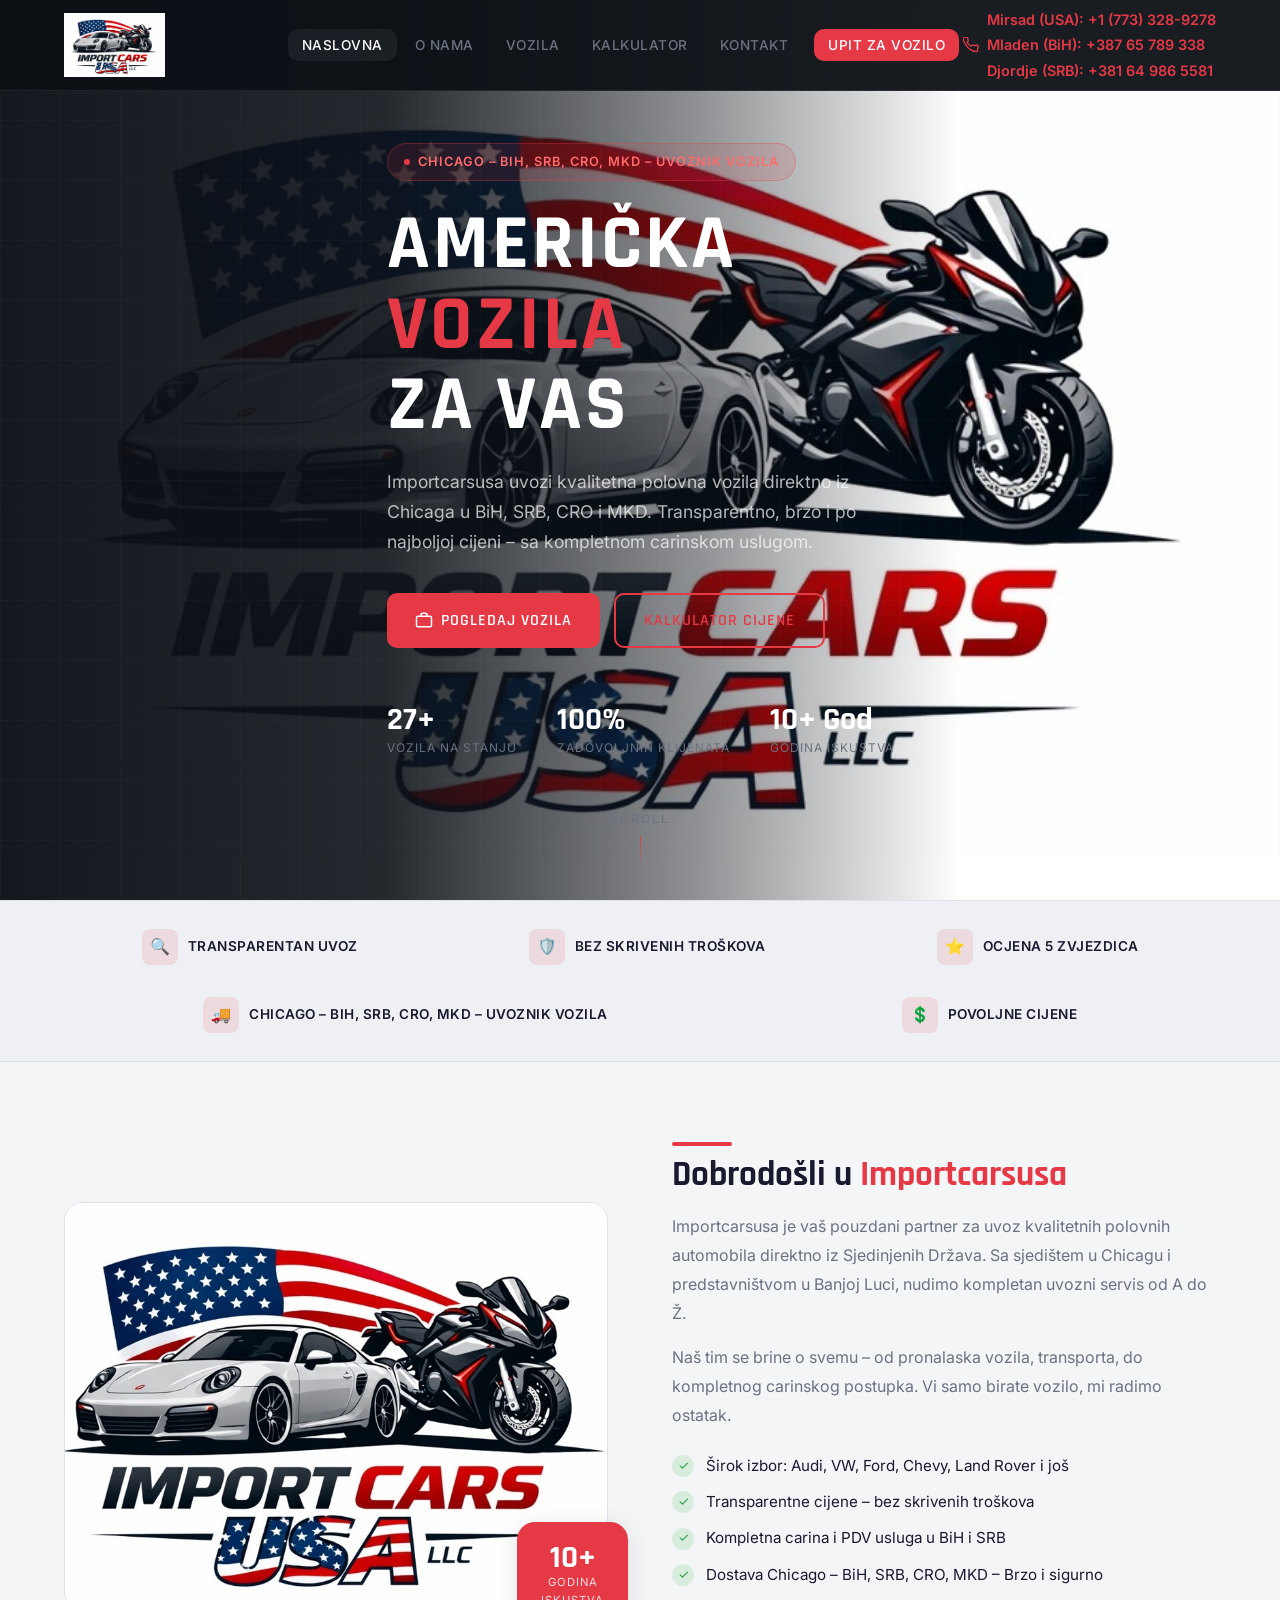
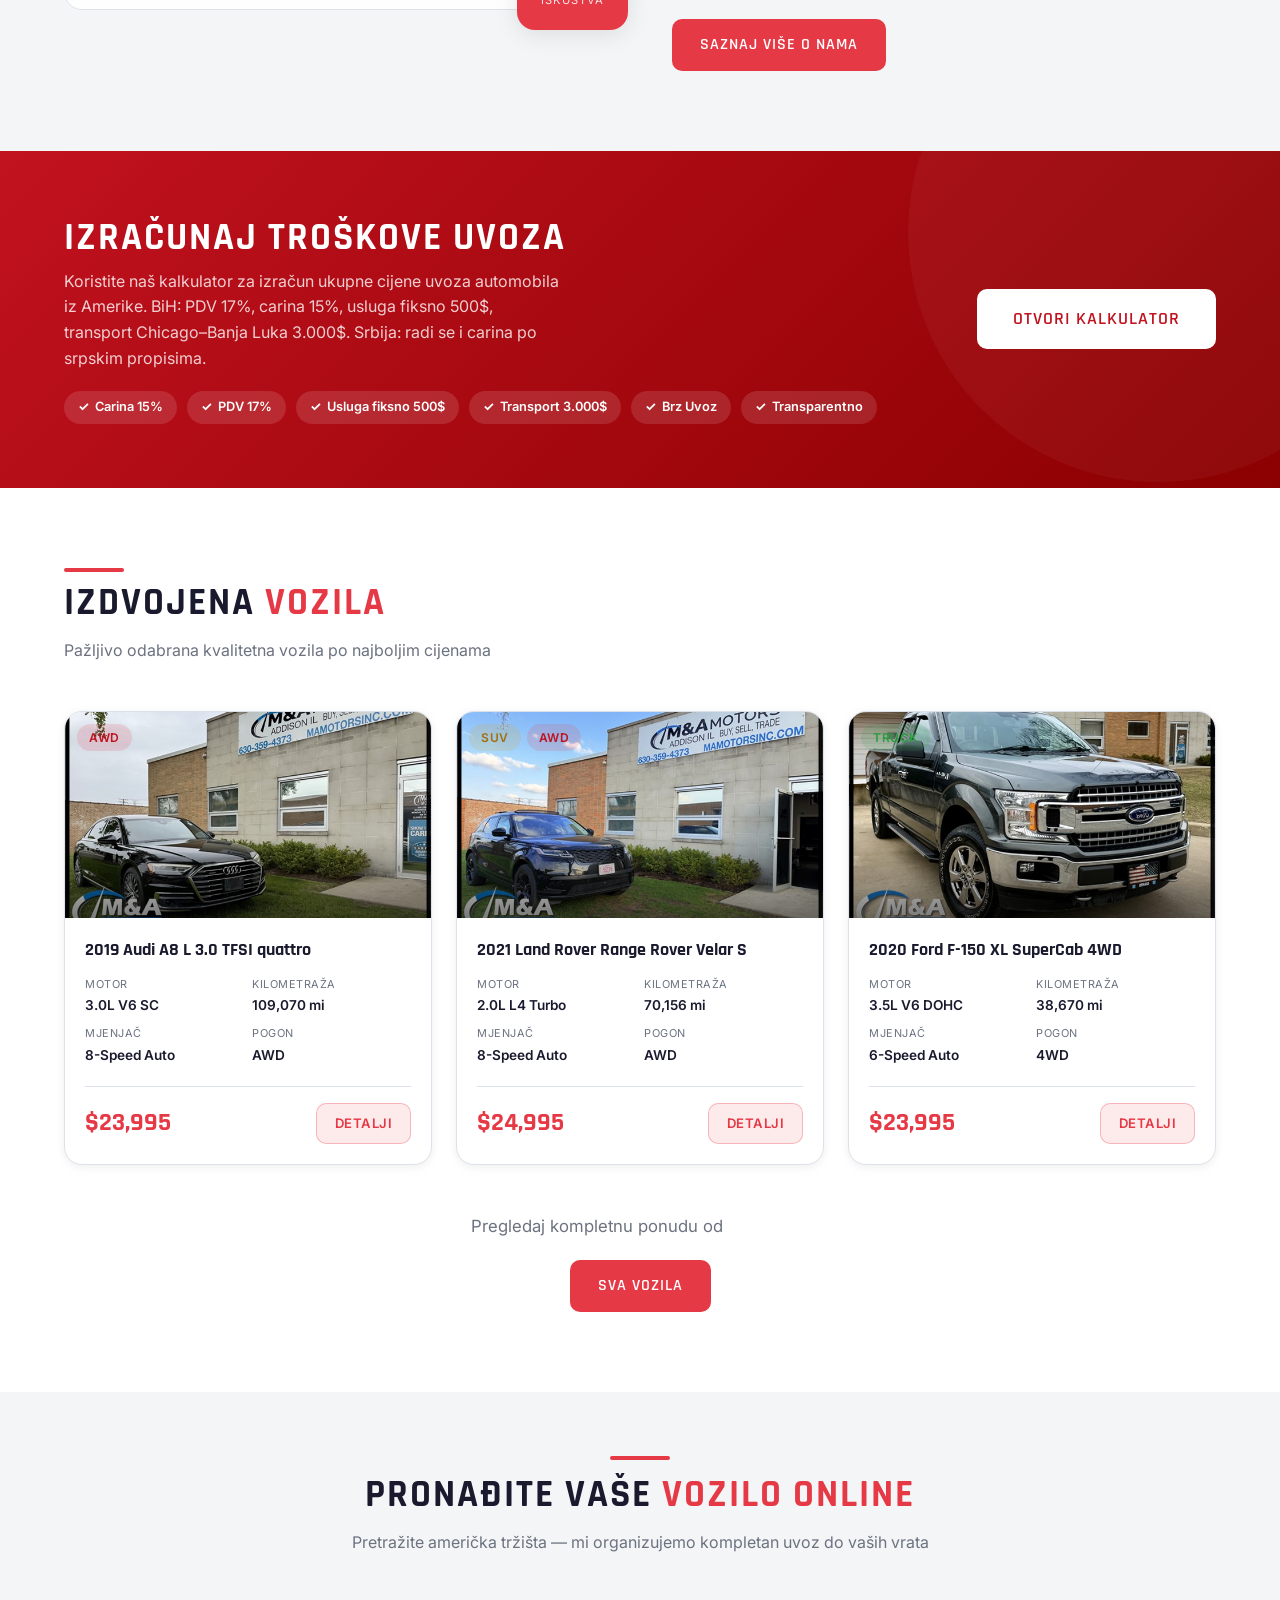
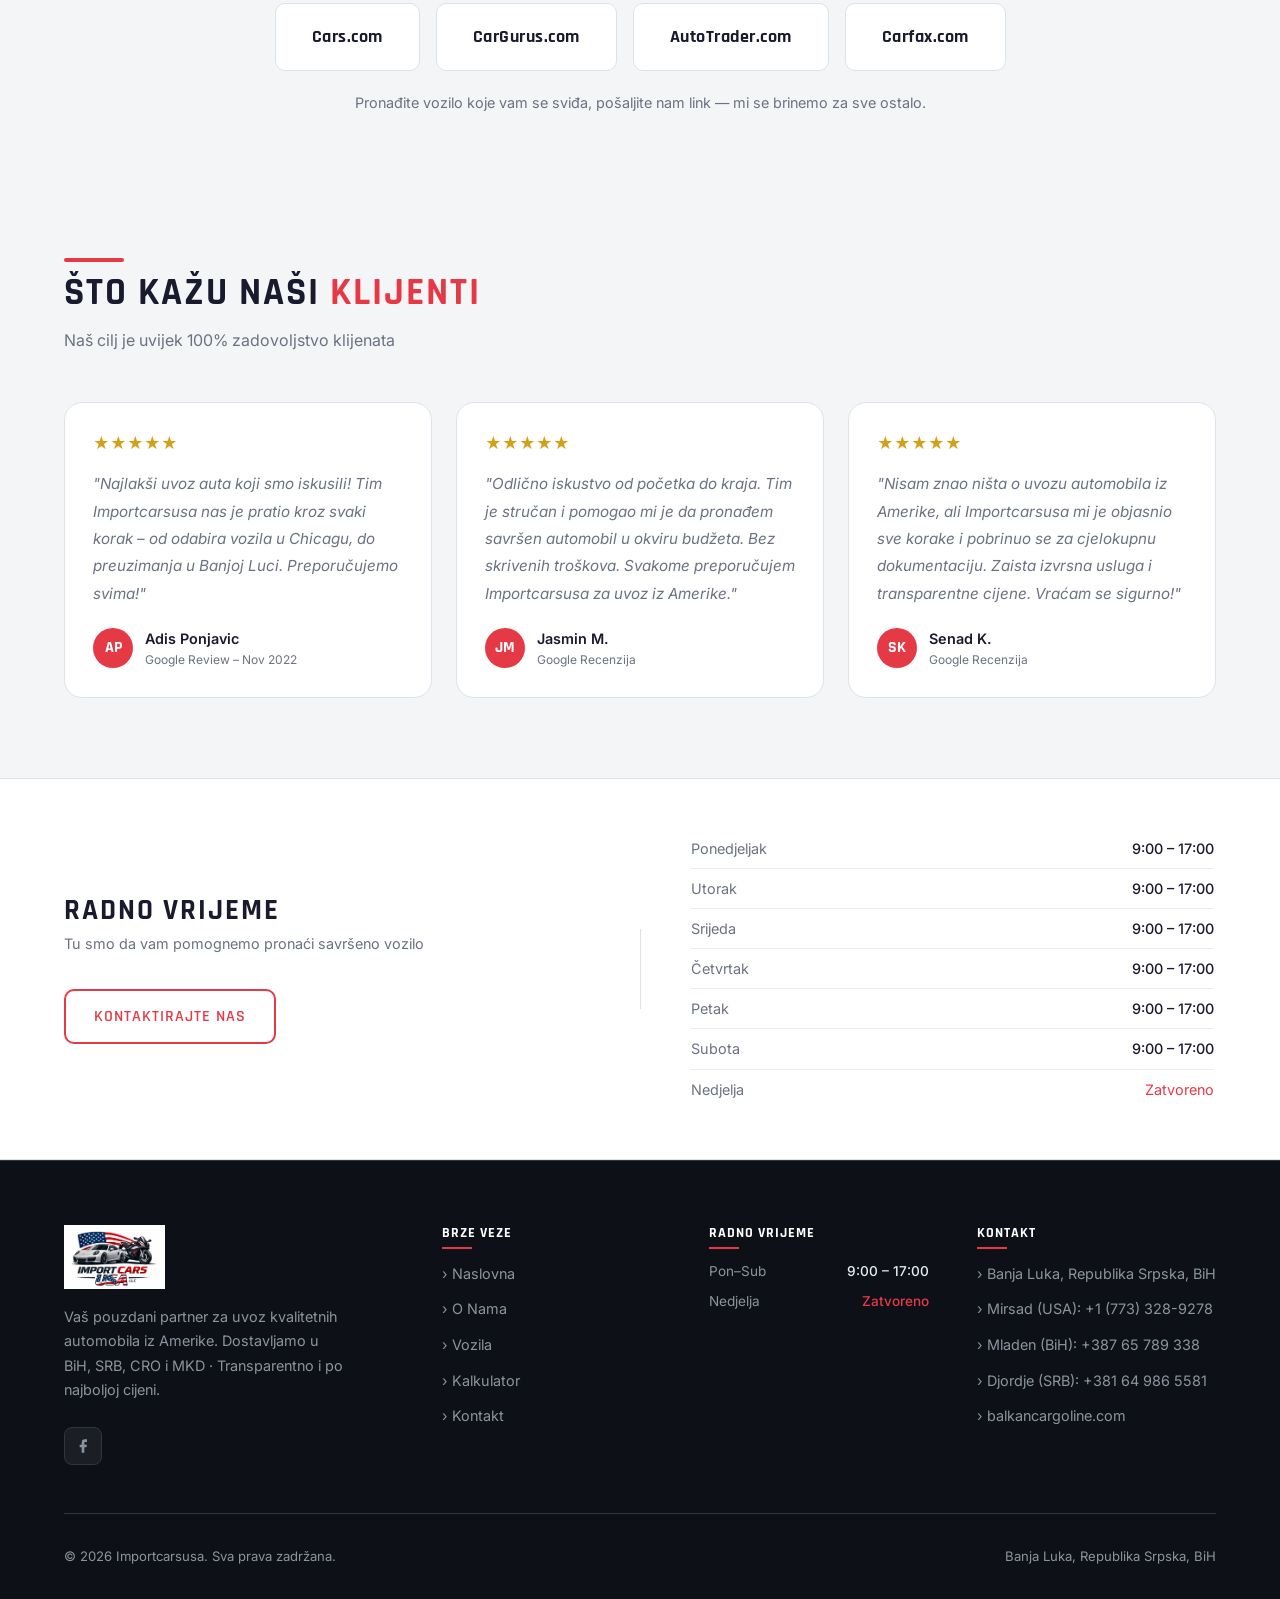
<file: index.html>
﻿<!DOCTYPE html>
<html lang="bs">
<head>
  <meta charset="UTF-8">
  <meta name="viewport" content="width=device-width, initial-scale=1.0">
  <meta name="description" content="Importcarsusa – Uvoz kvalitetnih automobila iz Amerike direktno u Bosnu i Hercegovinu. Chicago – Banja Luka. Transparentno i povoljno.">
  <title>Importcarsusa - Uvoz Automobila iz Amerike | BiH, SRB, CRO, MKD</title>
  <link rel="stylesheet" href="css/style.css?v=2">
  <link rel="preconnect" href="https://fonts.googleapis.com">
  <link rel="preconnect" href="https://fonts.gstatic.com" crossorigin>
</head>
<body>

  <!-- ------------------- NAVBAR --------------------------- -->
  <nav class="navbar" role="navigation" aria-label="Main navigation">
    <div class="container">
      <div class="nav-inner">
        <a href="index.html" class="nav-logo" aria-label="Importcarsusa Home">
          <img src="images/import_cars_usa.jpg" alt="Importcarsusa" class="logo-img">
        </a>

        <ul class="nav-menu" role="list">
          <li><a href="index.html"      class="nav-link active">Naslovna</a></li>
          <li><a href="about.html"      class="nav-link">O Nama</a></li>
          <li><a href="inventory.html"  class="nav-link">Vozila</a></li>
          <li><a href="kalkulator.html" class="nav-link">Kalkulator</a></li>
          <li><a href="contact.html"    class="nav-link">Kontakt</a></li>
          <li><a href="contact.html"    class="nav-link nav-cta">Upit za Vozilo</a></li>
          <li class="nav-phone" aria-label="Phone number">
            <svg viewBox="0 0 24 24" fill="none" stroke="currentColor" stroke-width="2" aria-hidden="true">
              <path d="M22 16.92v3a2 2 0 01-2.18 2 19.79 19.79 0 01-8.63-3.07A19.5 19.5 0 013.07 9.81 19.79 19.79 0 01.01 1.18 2 2 0 012 0h3a2 2 0 012 1.72 12.84 12.84 0 00.7 2.81 2 2 0 01-.45 2.11L6.09 7.91a16 16 0 006 6l1.27-1.27a2 2 0 012.11-.45 12.84 12.84 0 002.81.7A2 2 0 0122 16.92z"/>
            </svg>
            <div style="display:flex;flex-direction:column;gap:2px">
              <a href="tel:+17733289278">Mirsad (USA): +1 (773) 328-9278</a>
              <a href="tel:+38765789338">Mladen (BiH): +387 65 789 338</a>
              <a href="tel:+381649865581">Djordje (SRB): +381 64 986 5581</a>
            </div>
          </li>
        </ul>

        <button class="nav-toggle" aria-label="Toggle navigation" aria-expanded="false">
          <span></span><span></span><span></span>
        </button>
      </div>
    </div>
  </nav>

  <!-- ------------------- HERO ----------------------------- -->
  <section class="hero" aria-label="Hero">
    <div class="hero-grid" aria-hidden="true"></div>

    <div class="container">
      <div class="hero-content">
        <div class="hero-badge">
          <span class="hero-badge-dot"></span>
          Chicago – BiH, SRB, CRO, MKD – Uvoznik Vozila
        </div>

        <h1>
          Američka<br>
          <span class="highlight">Vozila</span><br>
          Za Vas
        </h1>

        <p class="hero-desc">
          Importcarsusa uvozi kvalitetna polovna vozila direktno iz Chicaga u BiH, SRB, CRO i MKD.
          Transparentno, brzo i po najboljoj cijeni – sa kompletnom carinskom uslugom.
        </p>

        <div class="hero-actions">
          <a href="inventory.html" class="btn btn-primary">
            <svg width="18" height="18" viewBox="0 0 24 24" fill="none" stroke="currentColor" stroke-width="2" aria-hidden="true"><rect x="2" y="7" width="20" height="14" rx="2"/><path d="M16 7V5a2 2 0 0 0-2-2h-4a2 2 0 0 0-2 2v2"/></svg>
            Pogledaj Vozila
          </a>
          <a href="kalkulator.html" class="btn btn-outline">
            Kalkulator Cijene
          </a>
        </div>

        <div class="hero-stats">
          <div class="stat-item">
            <span class="stat-number" data-target="27" data-suffix="+">0</span>
            <span class="stat-label">Vozila na Stanju</span>
          </div>
          <div class="stat-item">
            <span class="stat-number" data-target="100" data-suffix="%">0</span>
            <span class="stat-label">Zadovoljnih Klijenata</span>
          </div>
          <div class="stat-item">
            <span class="stat-number" data-target="10" data-suffix="+ God">0</span>
            <span class="stat-label">Godina Iskustva</span>
          </div>
        </div>
      </div>
    </div>

    <div class="hero-scroll" aria-hidden="true">
      <span>Scroll</span>
      <div class="scroll-line"></div>
    </div>
  </section>

  <!-- ------------------- FEATURES BAR -------------------- -->
  <div class="features-bar">
    <div class="container">
      <div class="features-inner">
        <div class="feature-item">
          <div class="feature-icon" aria-hidden="true">🔍</div>
          <span class="feature-text">Transparentan Uvoz</span>
        </div>
        <div class="feature-item">
          <div class="feature-icon" aria-hidden="true">🛡️</div>
          <span class="feature-text">Bez Skrivenih Troškova</span>
        </div>
        <div class="feature-item">
          <div class="feature-icon" aria-hidden="true">⭐</div>
          <span class="feature-text">Ocjena 5 Zvjezdica</span>
        </div>
        <div class="feature-item">
          <div class="feature-icon" aria-hidden="true">🚚</div>
          <span class="feature-text">Chicago – BiH, SRB, CRO, MKD – Uvoznik Vozila</span>
        </div>
        <div class="feature-item">
          <div class="feature-icon" aria-hidden="true">💲</div>
          <span class="feature-text">Povoljne Cijene</span>
        </div>
      </div>
    </div>
  </div>

  <!-- ------------------- WELCOME -------------------------- -->
  <section class="welcome">
    <div class="container">
      <div class="welcome-grid">

        <div class="welcome-image-wrap fade-in">
          <div class="welcome-img-placeholder" aria-hidden="true">
            <img src="images/import_cars_usa.jpg" alt="Quality car shopping experience at Importcarsusa">
          </div>
          <div class="welcome-badge-float" aria-label="Over 10 years in business">
            <div class="num">10+</div>
            <div class="lbl">Godina<br>Iskustva</div>
          </div>
        </div>

        <div class="welcome-content fade-in fade-in-delay-1">
          <div class="title-bar"></div>
          <h2>Dobrodošli u <span>Importcarsusa</span></h2>
          <p>
            Importcarsusa je vaš pouzdani partner za uvoz kvalitetnih polovnih automobila
            direktno iz Sjedinjenih Država. Sa sjedištem u Chicagu i predstavništvom u Banjoj Luci,
            nudimo kompletan uvozni servis od A do Ž.
          </p>
          <p>
            Naš tim se brine o svemu – od pronalaska vozila, transporta, do kompletnog
            carinskog postupka. Vi samo birate vozilo, mi radimo ostatak.
          </p>

          <ul class="check-list" aria-label="Our advantages">
            <li class="check-item">
              <div class="check-icon" aria-hidden="true">✓</div>
              Širok izbor: Audi, VW, Ford, Chevy, Land Rover i još
            </li>
            <li class="check-item">
              <div class="check-icon" aria-hidden="true">✓</div>
              Transparentne cijene – bez skrivenih troškova
            </li>
            <li class="check-item">
              <div class="check-icon" aria-hidden="true">✓</div>
              Kompletna carina i PDV usluga u BiH i SRB
            </li>
            <li class="check-item">
              <div class="check-icon" aria-hidden="true">✓</div>
              Dostava Chicago – BiH, SRB, CRO, MKD – Brzo i sigurno
            </li>
          </ul>

          <a href="about.html" class="btn btn-primary">Saznaj Više o Nama</a>
        </div>

      </div>
    </div>
  </section>

  <!-- ------------------- CREDIT BANNER ------------------- -->
  <div class="credit-banner" aria-label="Credit approval information">
    <div class="container">
      <div class="credit-inner">
        <div class="credit-text fade-in">
          <h2>Izračunaj Troškove Uvoza</h2>
          <p>
            Koristite naš kalkulator za izračun ukupne cijene uvoza automobila iz Amerike.
            BiH: PDV 17%, carina 15%, usluga fiksno 500$, transport Chicago–Banja Luka 3.000$. Srbija: radi se i carina po srpskim propisima.
          </p>
          <div class="credit-tags" role="list">
            <span class="credit-tag" role="listitem">Carina 15%</span>
            <span class="credit-tag" role="listitem">PDV 17%</span>
            <span class="credit-tag" role="listitem">Usluga fiksno 500$</span>
            <span class="credit-tag" role="listitem">Transport 3.000$</span>
            <span class="credit-tag" role="listitem">Brz Uvoz</span>
            <span class="credit-tag" role="listitem">Transparentno</span>
          </div>
        </div>
        <a href="kalkulator.html" class="btn credit-btn fade-in fade-in-delay-2">
          Otvori Kalkulator
        </a>
      </div>
    </div>
  </div>

  <!-- ------------------- FEATURED VEHICLES --------------- -->
  <section class="featured-vehicles" aria-label="Featured vehicles">
    <div class="container">
      <div class="section-header fade-in">
        <div class="title-bar"></div>
        <h2 class="section-title">Izdvojena <span>Vozila</span></h2>
        <p class="section-subtitle">Pažljivo odabrana kvalitetna vozila po najboljim cijenama</p>
      </div>

      <div class="vehicle-grid">

        <!-- Card 1 -->
        <article class="vehicle-card fade-in">
          <div class="vehicle-img">
            <img src="images/audi-a8-2019.jpg" alt="2019 Audi A8 L 3.0 TFSI quattro">
            <div class="vehicle-img-overlay"></div>
            <div class="vehicle-badges">
              <span class="badge badge-red">AWD</span>
            </div>
          </div>
          <div class="vehicle-body">
            <h3 class="vehicle-title">2019 Audi A8 L 3.0 TFSI quattro</h3>
            <div class="vehicle-specs">
              <div class="spec-item">
                <span class="spec-label">Engine</span>
                <span class="spec-value">3.0L V6 SC</span>
              </div>
              <div class="spec-item">
                <span class="spec-label">Mileage</span>
                <span class="spec-value">109,070 mi</span>
              </div>
              <div class="spec-item">
                <span class="spec-label">Trans.</span>
                <span class="spec-value">8-Speed Auto</span>
              </div>
              <div class="spec-item">
                <span class="spec-label">Drive</span>
                <span class="spec-value">AWD</span>
              </div>
            </div>
            <div class="vehicle-footer">
              <span class="vehicle-price">$23,995</span>
              <a href="inventory.html" class="view-btn">View Details</a>
            </div>
          </div>
        </article>

        <!-- Card 2 -->
        <article class="vehicle-card fade-in fade-in-delay-1">
          <div class="vehicle-img">
            <img src="images/landrover-velar-2021.jpg" alt="2021 Land Rover Range Rover Velar S">
            <div class="vehicle-img-overlay"></div>
            <div class="vehicle-badges">
              <span class="badge badge-gold">SUV</span>
              <span class="badge badge-red">AWD</span>
            </div>
          </div>
          <div class="vehicle-body">
            <h3 class="vehicle-title">2021 Land Rover Range Rover Velar S</h3>
            <div class="vehicle-specs">
              <div class="spec-item">
                <span class="spec-label">Engine</span>
                <span class="spec-value">2.0L L4 Turbo</span>
              </div>
              <div class="spec-item">
                <span class="spec-label">Mileage</span>
                <span class="spec-value">70,156 mi</span>
              </div>
              <div class="spec-item">
                <span class="spec-label">Trans.</span>
                <span class="spec-value">8-Speed Auto</span>
              </div>
              <div class="spec-item">
                <span class="spec-label">Drive</span>
                <span class="spec-value">AWD</span>
              </div>
            </div>
            <div class="vehicle-footer">
              <span class="vehicle-price">$24,995</span>
              <a href="inventory.html" class="view-btn">View Details</a>
            </div>
          </div>
        </article>

        <!-- Card 3 -->
        <article class="vehicle-card fade-in fade-in-delay-2">
          <div class="vehicle-img">
            <img src="images/ford-f150-2020.jpg" alt="2020 Ford F-150 XL SuperCab 4WD">
            <div class="vehicle-img-overlay"></div>
            <div class="vehicle-badges">
              <span class="badge badge-green">Truck</span>
            </div>
          </div>
          <div class="vehicle-body">
            <h3 class="vehicle-title">2020 Ford F-150 XL SuperCab 4WD</h3>
            <div class="vehicle-specs">
              <div class="spec-item">
                <span class="spec-label">Engine</span>
                <span class="spec-value">3.5L V6 DOHC</span>
              </div>
              <div class="spec-item">
                <span class="spec-label">Mileage</span>
                <span class="spec-value">38,670 mi</span>
              </div>
              <div class="spec-item">
                <span class="spec-label">Trans.</span>
                <span class="spec-value">6-Speed Auto</span>
              </div>
              <div class="spec-item">
                <span class="spec-label">Drive</span>
                <span class="spec-value">4WD</span>
              </div>
            </div>
            <div class="vehicle-footer">
              <span class="vehicle-price">$23,995</span>
              <a href="inventory.html" class="view-btn">View Details</a>
            </div>
          </div>
        </article>

      </div>

      <div class="inventory-cta fade-in">
        <p style="color: var(--text-muted); margin-bottom: 20px; font-size: 1.05rem;">
          Pregledaj kompletnu ponudu od <strong style="color:var(--white)">27+ vozila</strong>
        </p>
        <a href="inventory.html" class="btn btn-primary">Sva Vozila</a>
      </div>
    </div>
  </section>

  <!-- ------------------- PARTNER SITES ------------------- -->
  <section class="partner-sites" aria-label="Partner car listing sites">
    <div class="container">
      <div class="section-header fade-in" style="text-align:center;">
        <div class="title-bar" style="margin: 0 auto 12px;"></div>
        <h2 class="section-title">Pronađite Vaše <span>Vozilo Online</span></h2>
        <p class="section-subtitle">Pretražite američka tržišta — mi organizujemo kompletan uvoz do vaših vrata</p>
      </div>
      <div class="partner-grid fade-in">
        <a href="https://www.cars.com" class="partner-card" target="_blank" rel="noopener noreferrer">
          <span class="partner-name">Cars.com</span>
        </a>
        <a href="https://www.cargurus.com" class="partner-card" target="_blank" rel="noopener noreferrer">
          <span class="partner-name">CarGurus.com</span>
        </a>
        <a href="https://www.autotrader.com" class="partner-card" target="_blank" rel="noopener noreferrer">
          <span class="partner-name">AutoTrader.com</span>
        </a>
        <a href="https://www.carfax.com" class="partner-card" target="_blank" rel="noopener noreferrer">
          <span class="partner-name">Carfax.com</span>
        </a>
      </div>
      <p class="fade-in" style="text-align:center; color:var(--text-muted); margin-top:20px; font-size:0.9rem;">
        Pronađite vozilo koje vam se sviđa, pošaljite nam link — mi se brinemo za sve ostalo.
      </p>
    </div>
  </section>

  <!-- ------------------- REVIEWS -------------------------- -->
  <section class="reviews" aria-label="Customer reviews">
    <div class="container">
      <div class="section-header fade-in">
        <div class="title-bar"></div>
        <h2 class="section-title">Što Kažu Naši <span>Klijenti</span></h2>
        <p class="section-subtitle">Naš cilj je uvijek 100% zadovoljstvo klijenata</p>
      </div>

      <div class="reviews-grid">

        <article class="review-card fade-in">
          <div class="review-stars" aria-label="5 out of 5 stars">★★★★★</div>
          <p class="review-text">
            "Najlakši uvoz auta koji smo iskusili! Tim Importcarsusa nas je pratio kroz svaki
            korak – od odabira vozila u Chicagu, do preuzimanja u Banjoj Luci. Preporučujemo svima!"
          </p>
          <div class="review-author">
            <div class="review-avatar" aria-hidden="true">AP</div>
            <div>
              <div class="review-name">Adis Ponjavic</div>
              <div class="review-source">Google Review – Nov 2022</div>
            </div>
          </div>
        </article>

        <article class="review-card fade-in fade-in-delay-1">
          <div class="review-stars" aria-label="5 out of 5 stars">★★★★★</div>
          <p class="review-text">
            "Odlično iskustvo od početka do kraja. Tim je stručan i pomogao mi je da
            pronađem savršen automobil u okviru budžeta. Bez skrivenih troškova.
            Svakome preporučujem Importcarsusa za uvoz iz Amerike."
          </p>
          <div class="review-author">
            <div class="review-avatar" aria-hidden="true">JM</div>
            <div>
              <div class="review-name">Jasmin M.</div>
              <div class="review-source">Google Recenzija</div>
            </div>
          </div>
        </article>

        <article class="review-card fade-in fade-in-delay-2">
          <div class="review-stars" aria-label="5 out of 5 stars">★★★★★</div>
          <p class="review-text">
            "Nisam znao ništa o uvozu automobila iz Amerike, ali Importcarsusa mi je
            objasnio sve korake i pobrinuo se za cjelokupnu dokumentaciju. Zaista
            izvrsna usluga i transparentne cijene. Vraćam se sigurno!"
          </p>
          <div class="review-author">
            <div class="review-avatar" aria-hidden="true">SK</div>
            <div>
              <div class="review-name">Senad K.</div>
              <div class="review-source">Google Recenzija</div>
            </div>
          </div>
        </article>

      </div>
    </div>
  </section>

  <!-- ------------------- HOURS ---------------------------- -->
  <div class="hours-strip" aria-label="Opening hours">
    <div class="container">
      <div class="hours-inner">
        <div class="fade-in">
          <h2 class="hours-title">Radno Vrijeme</h2>
          <p class="hours-subtitle">Tu smo da vam pomognemo pronaći savršeno vozilo</p>
          <br>
          <a href="contact.html" class="btn btn-outline" style="margin-top:8px">Kontaktirajte Nas</a>
        </div>
        <div class="hours-divider" aria-hidden="true"></div>
        <div class="fade-in fade-in-delay-1">
          <table class="hours-table" aria-label="Weekly hours">
            <tbody>
              <tr class="hours-row"><td class="hours-day">Ponedjeljak</td><td class="hours-time">9:00 – 17:00</td></tr>
              <tr class="hours-row"><td class="hours-day">Utorak</td><td class="hours-time">9:00 – 17:00</td></tr>
              <tr class="hours-row"><td class="hours-day">Srijeda</td><td class="hours-time">9:00 – 17:00</td></tr>
              <tr class="hours-row"><td class="hours-day">Četvrtak</td><td class="hours-time">9:00 – 17:00</td></tr>
              <tr class="hours-row"><td class="hours-day">Petak</td><td class="hours-time">9:00 – 17:00</td></tr>
              <tr class="hours-row"><td class="hours-day">Subota</td><td class="hours-time">9:00 – 17:00</td></tr>
              <tr class="hours-row"><td class="hours-day">Nedjelja</td><td class="hours-closed">Zatvoreno</td></tr>
            </tbody>
          </table>
        </div>
      </div>
    </div>
  </div>

  <div id="site-footer"></div>

  <!-- Scroll to top -->
  <button class="scroll-top" aria-label="Scroll to top">
    <svg width="20" height="20" viewBox="0 0 24 24" fill="none" stroke="currentColor" stroke-width="2.5" aria-hidden="true">
      <polyline points="18 15 12 9 6 15"/>
    </svg>
  </button>

  <script src="js/footer.js"></script>
  <script src="js/main.js"></script>
</body>
</html>
</file>
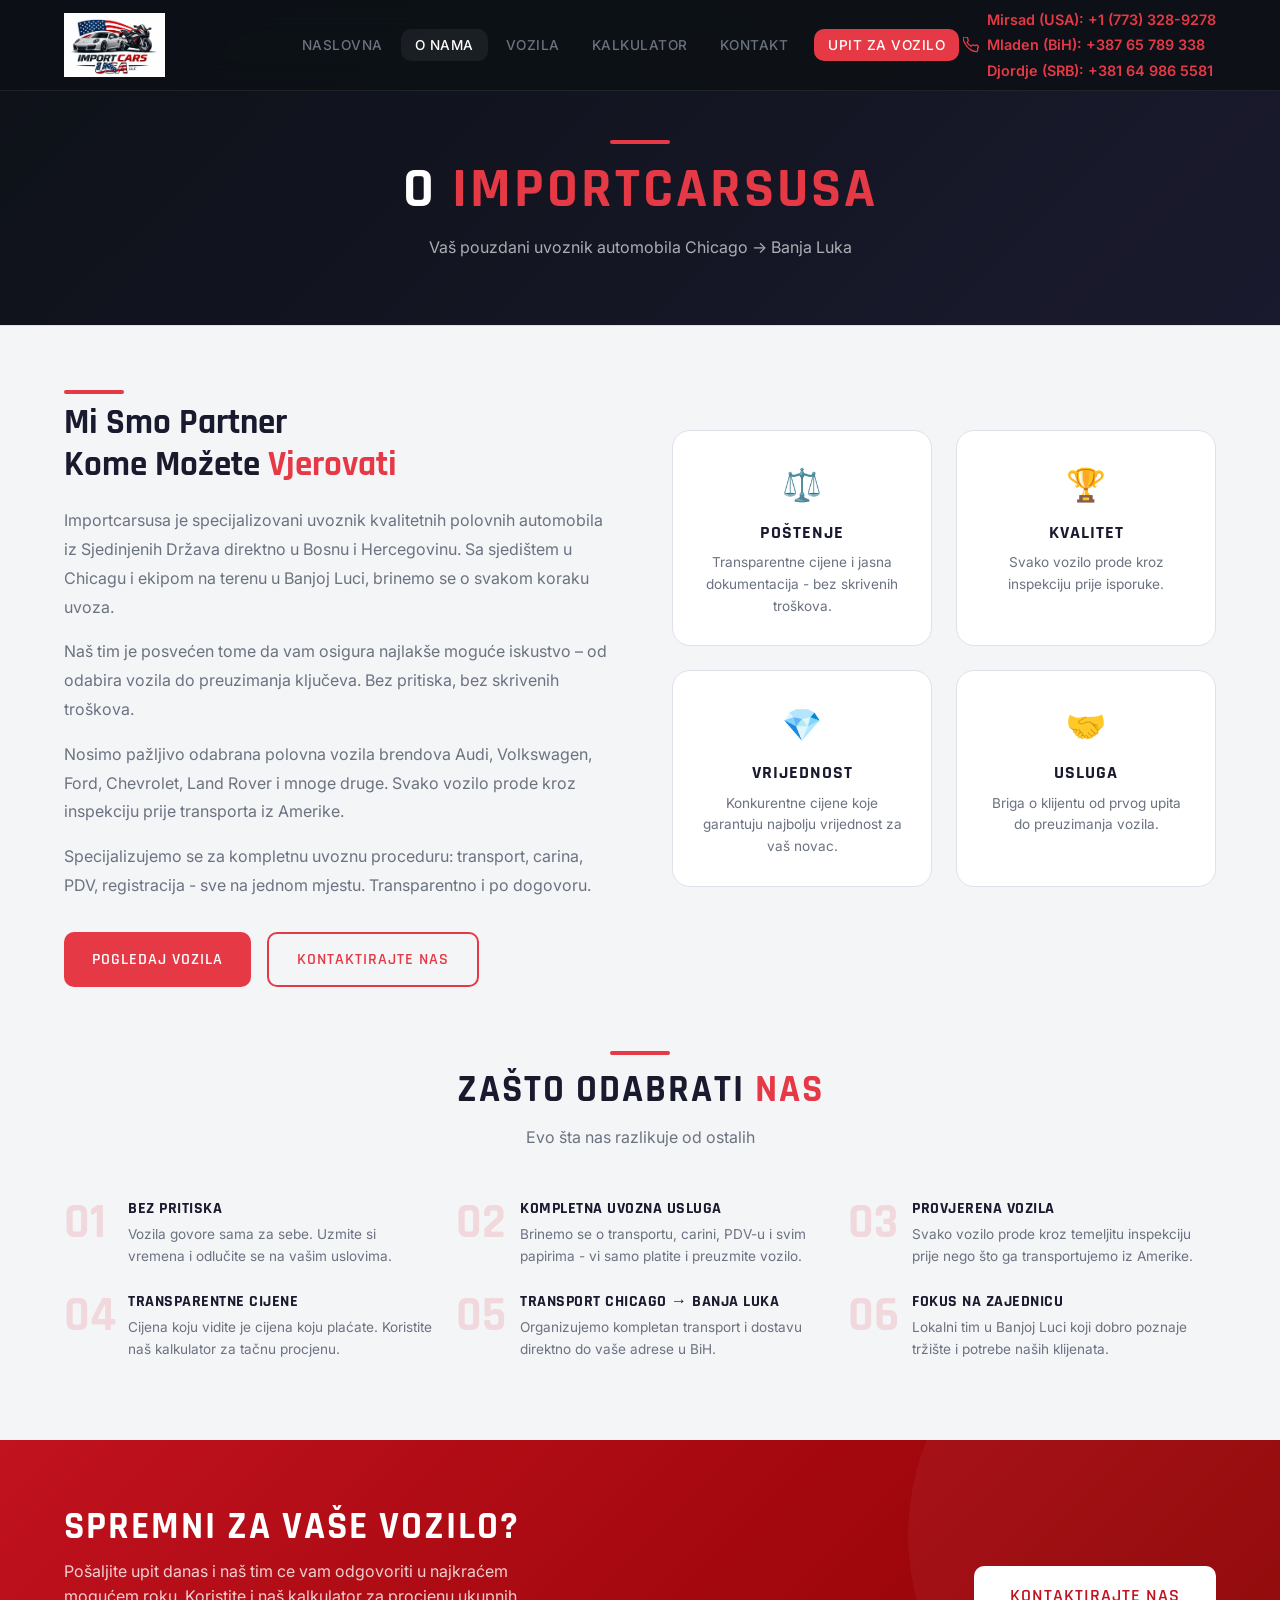
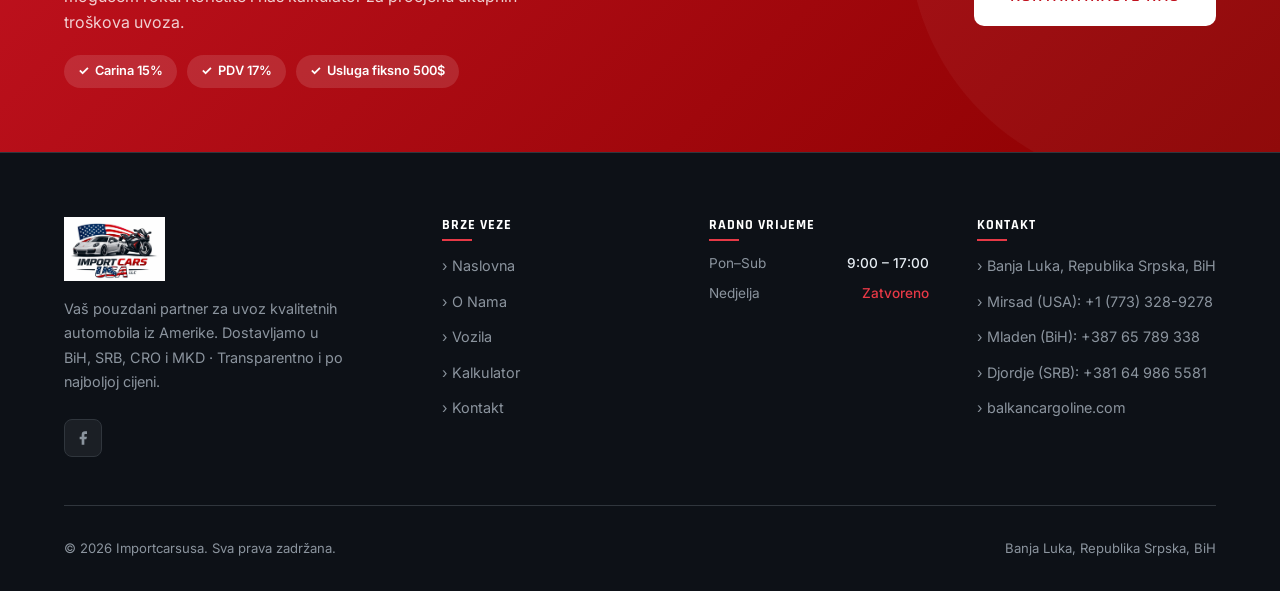
<file: about.html>
﻿<!DOCTYPE html>
<html lang="bs">
<head>
  <meta charset="UTF-8">
  <meta name="viewport" content="width=device-width, initial-scale=1.0">
  <meta name="description" content="O nama Importcarsusa, vaš pouzdani uvoznik automobila iz Amerike za Bosnu i Hercegovinu. Transparentno i povoljno.">
  <title>O Nama – Importcarsusa</title>
  <link rel="stylesheet" href="css/style.css?v=2">
  <link rel="preconnect" href="https://fonts.googleapis.com">
  <link rel="preconnect" href="https://fonts.gstatic.com" crossorigin>
</head>
<body>

  <!-- ------------------- NAVBAR --------------------------- -->
  <nav class="navbar" role="navigation" aria-label="Main navigation">
    <div class="container">
      <div class="nav-inner">
        <a href="index.html" class="nav-logo" aria-label="Importcarsusa Home">
          <img src="images/import_cars_usa.jpg" alt="Importcarsusa" class="logo-img">
        </a>

        <ul class="nav-menu" role="list">
          <li><a href="index.html"      class="nav-link">Naslovna</a></li>
          <li><a href="about.html"      class="nav-link active">O Nama</a></li>
          <li><a href="inventory.html"  class="nav-link">Vozila</a></li>
          <li><a href="kalkulator.html" class="nav-link">Kalkulator</a></li>
          <li><a href="contact.html"    class="nav-link">Kontakt</a></li>
          <li><a href="contact.html"    class="nav-link nav-cta">Upit za Vozilo</a></li>
          <li class="nav-phone" aria-label="Phone number">
            <svg viewBox="0 0 24 24" fill="none" stroke="currentColor" stroke-width="2" aria-hidden="true">
              <path d="M22 16.92v3a2 2 0 01-2.18 2 19.79 19.79 0 01-8.63-3.07A19.5 19.5 0 013.07 9.81 19.79 19.79 0 01.01 1.18 2 2 0 012 0h3a2 2 0 012 1.72 12.84 12.84 0 00.7 2.81 2 2 0 01-.45 2.11L6.09 7.91a16 16 0 006 6l1.27-1.27a2 2 0 012.11-.45 12.84 12.84 0 002.81.7A2 2 0 0122 16.92z"/>
            </svg>
            <div style="display:flex;flex-direction:column;gap:2px">
              <a href="tel:+17733289278">Mirsad (USA): +1 (773) 328-9278</a>
              <a href="tel:+38765789338">Mladen (BiH): +387 65 789 338</a>
              <a href="tel:+381649865581">Djordje (SRB): +381 64 986 5581</a>
            </div>
          </li>
        </ul>

        <button class="nav-toggle" aria-label="Toggle navigation" aria-expanded="false">
          <span></span><span></span><span></span>
        </button>
      </div>
    </div>
  </nav>

  <!-- ------------------- PAGE HERO ------------------------ -->
  <div class="page-hero">
    <div class="container">
      <div class="title-bar" style="margin: 0 auto 12px;"></div>
      <h1>O <span style="color:var(--accent)">Importcarsusa</span></h1>
      <p>Vaš pouzdani uvoznik automobila Chicago → Banja Luka</p>
    </div>
  </div>

  <!-- ------------------- ABOUT CONTENT ------------------- -->
  <main class="about-content">
    <div class="container">

      <div class="about-grid">
        <div class="about-text fade-in">
          <div class="title-bar"></div>
          <h2>Mi Smo Partner<br>Kome Možete <span>Vjerovati</span></h2>
          <p>
            Importcarsusa je specijalizovani uvoznik kvalitetnih polovnih automobila
            iz Sjedinjenih Država direktno u Bosnu i Hercegovinu. Sa sjedištem u Chicagu
            i ekipom na terenu u Banjoj Luci, brinemo se o svakom koraku uvoza.
          </p>
          <p>
            Naš tim je posvećen tome da vam osigura najlakše moguće iskustvo – od
            odabira vozila do preuzimanja ključeva. Bez pritiska, bez skrivenih troškova.
          </p>
          <p>
            Nosimo pažljivo odabrana polovna vozila brendova Audi, Volkswagen, Ford,
            Chevrolet, Land Rover i mnoge druge. Svako vozilo prode kroz inspekciju
            prije transporta iz Amerike.
          </p>
          <p>
            Specijalizujemo se za kompletnu uvoznu proceduru: transport, carina, PDV,
            registracija - sve na jednom mjestu. Transparentno i po dogovoru.
          </p>
          <div style="margin-top: 32px; display: flex; gap: 16px; flex-wrap: wrap;">
            <a href="inventory.html" class="btn btn-primary">Pogledaj Vozila</a>
            <a href="contact.html"   class="btn btn-outline">Kontaktirajte Nas</a>
          </div>
        </div>

        <div class="fade-in fade-in-delay-1">
          <div class="values-grid">
            <div class="value-card">
              <div class="value-icon" aria-hidden="true">⚖️</div>
              <h3>Poštenje</h3>
              <p>Transparentne cijene i jasna dokumentacija - bez skrivenih troškova.</p>
            </div>
            <div class="value-card">
              <div class="value-icon" aria-hidden="true">🏆</div>
              <h3>Kvalitet</h3>
              <p>Svako vozilo prode kroz inspekciju prije isporuke.</p>
            </div>
            <div class="value-card">
              <div class="value-icon" aria-hidden="true">💎</div>
              <h3>Vrijednost</h3>
              <p>Konkurentne cijene koje garantuju najbolju vrijednost za vaš novac.</p>
            </div>
            <div class="value-card">
              <div class="value-icon" aria-hidden="true">🤝</div>
              <h3>Usluga</h3>
              <p>Briga o klijentu od prvog upita do preuzimanja vozila.</p>
            </div>
          </div>
        </div>
      </div>

      <!-- Why Choose Us -->
      <div class="section-header fade-in" style="text-align:center; margin-top:64px;">
        <div class="title-bar" style="margin: 0 auto 12px;"></div>
        <h2 class="section-title">Zašto Odabrati <span>Nas</span></h2>
        <p class="section-subtitle">Evo šta nas razlikuje od ostalih</p>
      </div>

      <div class="why-grid fade-in">

        <div class="why-item">
          <div class="why-num">01</div>
          <div>
            <h3>Bez Pritiska</h3>
            <p>Vozila govore sama za sebe. Uzmite si vremena i odlučite se na vašim uslovima.</p>
          </div>
        </div>

        <div class="why-item">
          <div class="why-num">02</div>
          <div>
            <h3>Kompletna Uvozna Usluga</h3>
            <p>Brinemo se o transportu, carini, PDV-u i svim papirima - vi samo platite i preuzmite vozilo.</p>
          </div>
        </div>

        <div class="why-item">
          <div class="why-num">03</div>
          <div>
            <h3>Provjerena Vozila</h3>
            <p>Svako vozilo prode kroz temeljitu inspekciju prije nego što ga transportujemo iz Amerike.</p>
          </div>
        </div>

        <div class="why-item">
          <div class="why-num">04</div>
          <div>
            <h3>Transparentne Cijene</h3>
            <p>Cijena koju vidite je cijena koju plaćate. Koristite naš kalkulator za tačnu procjenu.</p>
          </div>
        </div>

        <div class="why-item">
          <div class="why-num">05</div>
          <div>
            <h3>Transport Chicago → Banja Luka</h3>
            <p>Organizujemo kompletan transport i dostavu direktno do vaše adrese u BiH.</p>
          </div>
        </div>

        <div class="why-item">
          <div class="why-num">06</div>
          <div>
            <h3>Fokus na Zajednicu</h3>
            <p>Lokalni tim u Banjoj Luci koji dobro poznaje tržište i potrebe naših klijenata.</p>
          </div>
        </div>

      </div>

    </div>
  </main>

  <!-- ------------------- CREDIT BANNER ------------------- -->
  <div class="credit-banner" aria-label="Credit approval">
    <div class="container">
      <div class="credit-inner">
        <div class="credit-text fade-in">
          <h2>Spremni za Vaše Vozilo?</h2>
          <p>
            Pošaljite upit danas i naš tim ce vam odgovoriti u najkraćem mogućem roku.
            Koristite i naš kalkulator za procjenu ukupnih troškova uvoza.
          </p>
          <div class="credit-tags">
            <span class="credit-tag">Carina 15%</span>
            <span class="credit-tag">PDV 17%</span>
            <span class="credit-tag">Usluga fiksno 500$</span>
          </div>
        </div>
        <a href="contact.html" class="btn credit-btn fade-in fade-in-delay-1">Kontaktirajte Nas</a>
      </div>
    </div>
  </div>

  <div id="site-footer"></div>

  <button class="scroll-top" aria-label="Scroll to top">
    <svg width="20" height="20" viewBox="0 0 24 24" fill="none" stroke="currentColor" stroke-width="2.5" aria-hidden="true">
      <polyline points="18 15 12 9 6 15"/>
    </svg>
  </button>

  <script src="js/footer.js"></script>
  <script src="js/main.js"></script>
</body>
</html>
</file>
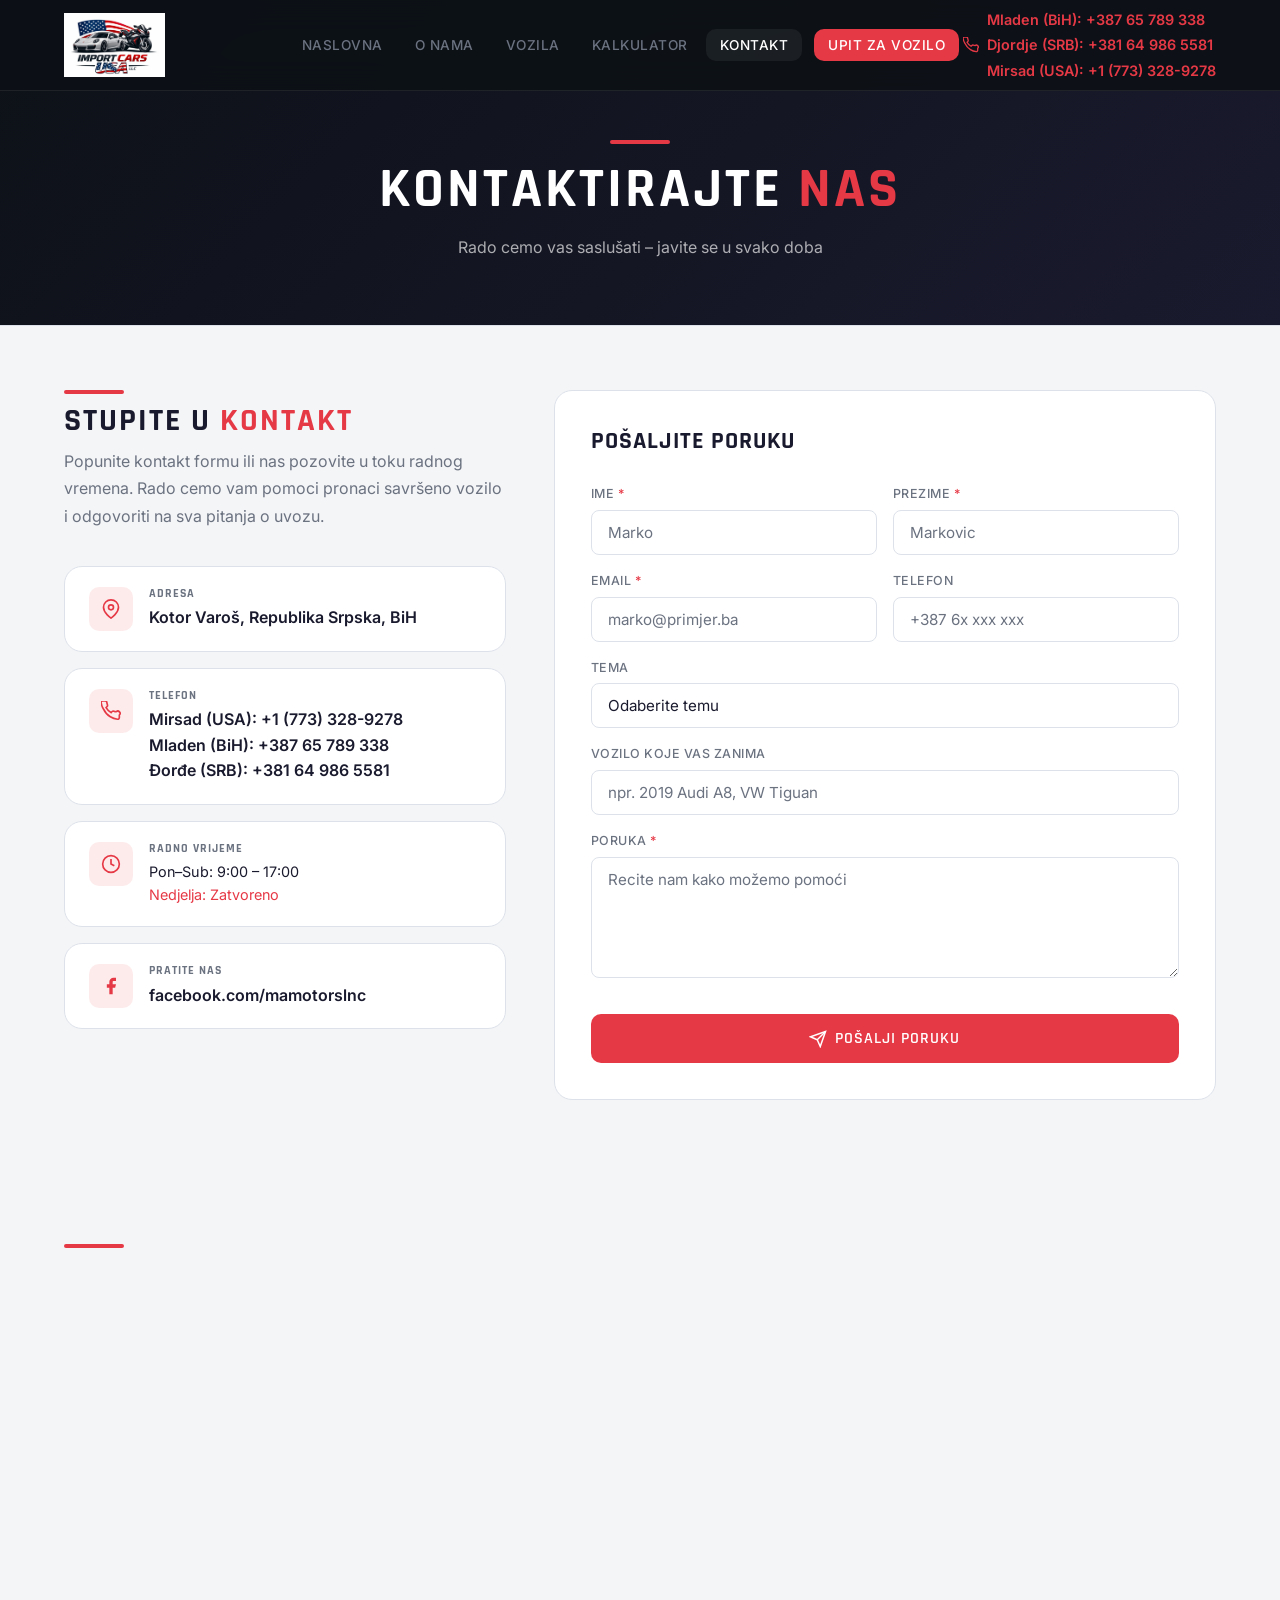
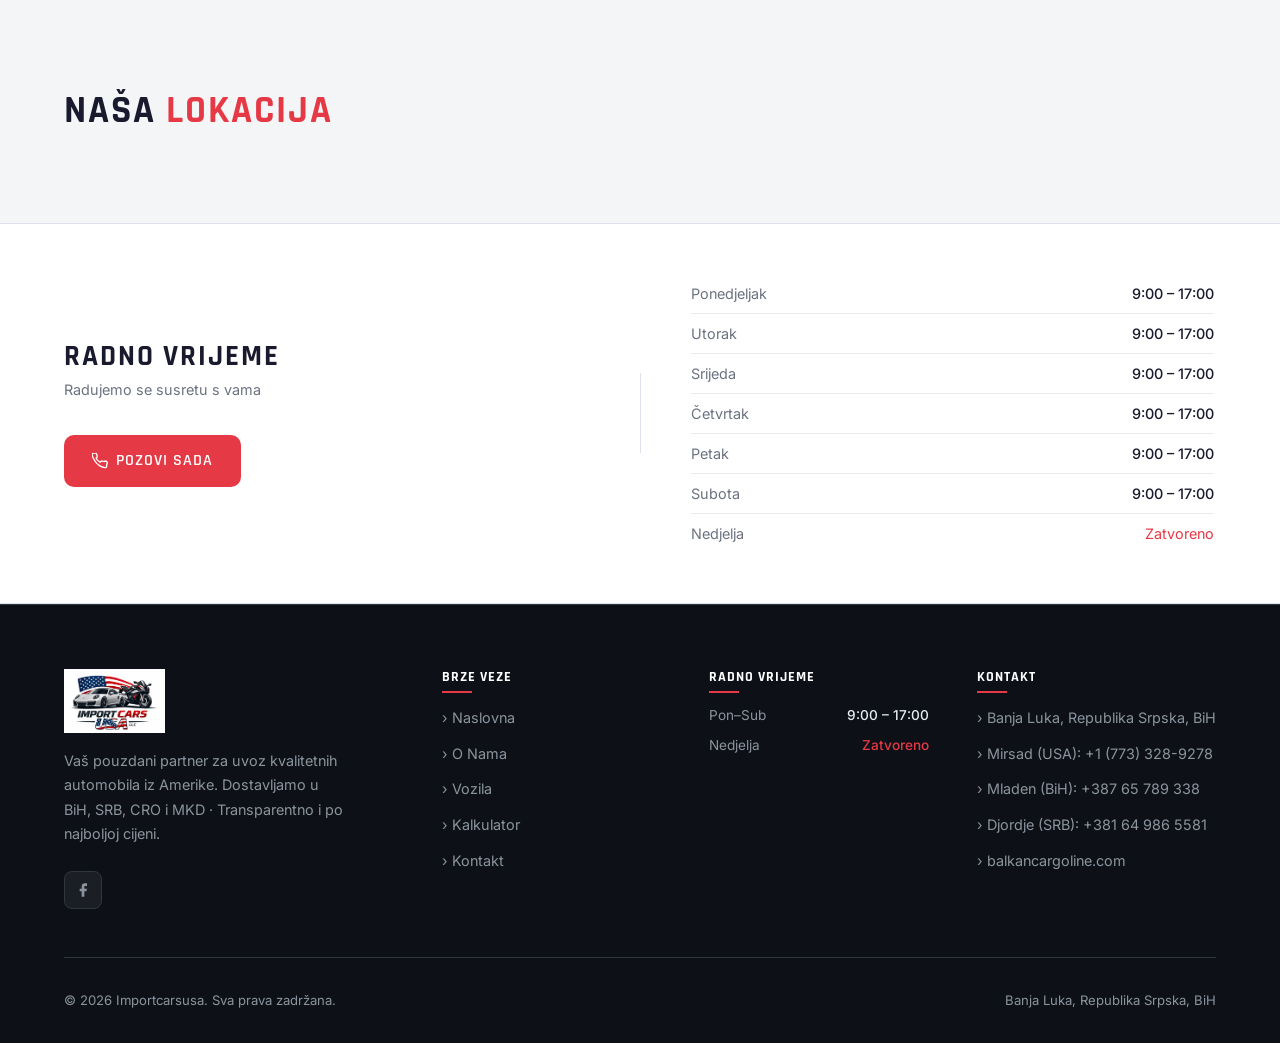
<file: contact.html>
﻿<!DOCTYPE html>
<html lang="bs">
<head>
  <meta charset="UTF-8">
  <meta name="viewport" content="width=device-width, initial-scale=1.0">
  <meta name="description" content="Kontaktirajte Importcarsusa – uvoz automobila iz Amerike u BiH. Banja Luka. +387 65 329 696">
  <title>Kontakt – Importcarsusa</title>
  <link rel="stylesheet" href="css/style.css?v=2">
  <link rel="preconnect" href="https://fonts.googleapis.com">
  <link rel="preconnect" href="https://fonts.gstatic.com" crossorigin>
</head>
<body>

  <!-- ------------------- NAVBAR --------------------------- -->
  <nav class="navbar" role="navigation" aria-label="Main navigation">
    <div class="container">
      <div class="nav-inner">
        <a href="index.html" class="nav-logo" aria-label="Importcarsusa Home">
          <img src="images/import_cars_usa.jpg" alt="Importcarsusa" class="logo-img">
        </a>

        <ul class="nav-menu" role="list">
          <li><a href="index.html"      class="nav-link">Naslovna</a></li>
          <li><a href="about.html"      class="nav-link">O Nama</a></li>
          <li><a href="inventory.html"  class="nav-link">Vozila</a></li>
          <li><a href="kalkulator.html" class="nav-link">Kalkulator</a></li>
          <li><a href="contact.html"    class="nav-link active">Kontakt</a></li>
          <li><a href="contact.html"    class="nav-link nav-cta">Upit za Vozilo</a></li>
          <li class="nav-phone" aria-label="Phone number">
            <svg viewBox="0 0 24 24" fill="none" stroke="currentColor" stroke-width="2" aria-hidden="true">
              <path d="M22 16.92v3a2 2 0 01-2.18 2 19.79 19.79 0 01-8.63-3.07A19.5 19.5 0 013.07 9.81 19.79 19.79 0 01.01 1.18 2 2 0 012 0h3a2 2 0 012 1.72 12.84 12.84 0 00.7 2.81 2 2 0 01-.45 2.11L6.09 7.91a16 16 0 006 6l1.27-1.27a2 2 0 012.11-.45 12.84 12.84 0 002.81.7A2 2 0 0122 16.92z"/>
            </svg>
            <div style="display:flex;flex-direction:column;gap:2px">
              <a href="tel:+38765789338">Mladen (BiH): +387 65 789 338</a>
              <a href="tel:+381649865581">Djordje (SRB): +381 64 986 5581</a>
              <a href="tel:+17733289278">Mirsad (USA): +1 (773) 328-9278</a>
            </div>
          </li>
        </ul>
        <button class="nav-toggle" aria-label="Toggle navigation" aria-expanded="false">
          <span></span><span></span><span></span>
        </button>
      </div>
    </div>
  </nav>

  <!-- ------------------- PAGE HERO ------------------------ -->
  <div class="page-hero">
    <div class="container">
      <div class="title-bar" style="margin: 0 auto 12px;"></div>
      <h1>Kontaktirajte <span style="color:var(--accent)">Nas</span></h1>
      <p>Rado cemo vas saslušati – javite se u svako doba</p>
    </div>
  </div>

  <!-- ------------------- CONTACT CONTENT ---------------- -->
  <main class="contact-content">
    <div class="container">

      <div class="contact-grid">

        <!-- Left: Info -->
        <div class="contact-info fade-in">
          <div class="title-bar"></div>
          <h2>Stupite u <span>Kontakt</span></h2>
          <p>
            Popunite kontakt formu ili nas pozovite u toku radnog vremena.
            Rado cemo vam pomoci pronaci savršeno vozilo i odgovoriti na sva pitanja o uvozu.
          </p>

          <div class="info-cards">

            <div class="info-card">
              <div class="info-card-icon" aria-hidden="true">
                <svg width="20" height="20" viewBox="0 0 24 24" fill="none" stroke="currentColor" stroke-width="2">
                  <path d="M21 10c0 7-9 13-9 13s-9-6-9-13a9 9 0 0118 0z"/>
                  <circle cx="12" cy="10" r="3"/>
                </svg>
              </div>
              <div class="info-card-text">
                <h4>Adresa</h4>
                <a href="https://maps.app.goo.gl/f4XmggLsmopj2rQr5"
                   target="_blank" rel="noopener noreferrer">
                  Kotor Varoš, Republika Srpska, BiH
                </a>
              </div>
            </div>

            <div class="info-card">
              <div class="info-card-icon" aria-hidden="true">
                <svg width="20" height="20" viewBox="0 0 24 24" fill="none" stroke="currentColor" stroke-width="2">
                  <path d="M22 16.92v3a2 2 0 01-2.18 2 19.79 19.79 0 01-8.63-3.07A19.5 19.5 0 013.07 9.81 19.79 19.79 0 01.01 1.18 2 2 0 012 0h3a2 2 0 012 1.72 12.84 12.84 0 00.7 2.81 2 2 0 01-.45 2.11L6.09 7.91a16 16 0 006 6l1.27-1.27a2 2 0 012.11-.45 12.84 12.84 0 002.81.7A2 2 0 0122 16.92z"/>
                </svg>
              </div>
              <div class="info-card-text">
                <h4>Telefon</h4>
                <a href="tel:+17733289278">Mirsad (USA): +1 (773) 328-9278</a><br>
                <a href="tel:+38765789338">Mladen (BiH): +387 65 789 338</a><br>
                <a href="tel:+381649865581">Đorđe (SRB): +381 64 986 5581</a>
              </div>
            </div>

            <div class="info-card">
              <div class="info-card-icon" aria-hidden="true">
                <svg width="20" height="20" viewBox="0 0 24 24" fill="none" stroke="currentColor" stroke-width="2">
                  <circle cx="12" cy="12" r="10"/>
                  <polyline points="12 6 12 12 16 14"/>
                </svg>
              </div>
              <div class="info-card-text">
                <h4>Radno Vrijeme</h4>
                <p style="font-size:0.9rem; font-weight:400; line-height:1.6;">
                  Pon–Sub: 9:00 – 17:00<br>
                  <span style="color:var(--accent)">Nedjelja: Zatvoreno</span>
                </p>
              </div>
            </div>

            <div class="info-card">
              <div class="info-card-icon" aria-hidden="true">
                <svg width="20" height="20" viewBox="0 0 24 24" fill="currentColor">
                  <path d="M18 2h-3a5 5 0 00-5 5v3H7v4h3v8h4v-8h3l1-4h-4V7a1 1 0 011-1h3z"/>
                </svg>
              </div>
              <div class="info-card-text">
                <h4>Pratite Nas</h4>
                <a href="https://www.facebook.com/mamotorslnc/" target="_blank" rel="noopener noreferrer">
                  facebook.com/mamotorslnc
                </a>
              </div>
            </div>

          </div>
        </div>

        <!-- Right: Form -->
        <div class="contact-form-wrap fade-in fade-in-delay-1">
          <h3 class="form-title">Pošaljite Poruku</h3>

          <form id="contactForm" novalidate aria-label="Contact form">
            <div class="form-inner">
              <div class="form-grid">

                <div class="form-group">
                  <label class="form-label" for="firstName">Ime <span aria-hidden="true" style="color:var(--accent)">*</span></label>
                  <input class="form-input" id="firstName" name="firstName" type="text" placeholder="Marko" required autocomplete="given-name">
                </div>

                <div class="form-group">
                  <label class="form-label" for="lastName">Prezime <span aria-hidden="true" style="color:var(--accent)">*</span></label>
                  <input class="form-input" id="lastName" name="lastName" type="text" placeholder="Markovic" required autocomplete="family-name">
                </div>

                <div class="form-group">
                  <label class="form-label" for="email">Email <span aria-hidden="true" style="color:var(--accent)">*</span></label>
                  <input class="form-input" id="email" name="email" type="email" placeholder="marko@primjer.ba" required autocomplete="email">
                </div>

                <div class="form-group">
                  <label class="form-label" for="phone">Telefon</label>
                  <input class="form-input" id="phone" name="phone" type="tel" placeholder="+387 6x xxx xxx" autocomplete="tel">
                </div>

                <div class="form-group full">
                  <label class="form-label" for="subject">Tema</label>
                  <select class="form-select-field" id="subject" name="subject">
                    <option value="">Odaberite temu</option>
                    <option value="vehicle-inquiry">Upit za vozilo</option>
                    <option value="calculator">Kalkulator / Procjena cijene</option>
                    <option value="import-process">Procedura uvoza</option>
                    <option value="transport">Transport i dostava</option>
                    <option value="general">Opšte pitanje</option>
                  </select>
                </div>

                <div class="form-group full">
                  <label class="form-label" for="vehicleInterest">Vozilo koje vas zanima</label>
                  <input class="form-input" id="vehicleInterest" name="vehicleInterest" type="text" placeholder="npr. 2019 Audi A8, VW Tiguan">
                </div>

                <div class="form-group full">
                  <label class="form-label" for="message">Poruka <span aria-hidden="true" style="color:var(--accent)">*</span></label>
                  <textarea class="form-textarea" id="message" name="message" rows="5"
                    placeholder="Recite nam kako možemo pomoći" required></textarea>
                </div>

              </div>

              <button type="submit" class="btn btn-primary form-submit">
                <svg width="18" height="18" viewBox="0 0 24 24" fill="none" stroke="currentColor" stroke-width="2" aria-hidden="true">
                  <line x1="22" y1="2" x2="11" y2="13"/><polygon points="22 2 15 22 11 13 2 9 22 2"/>
                </svg>
                Pošalji Poruku
              </button>
            </div>

            <!-- Success state -->
            <div class="form-success" role="alert" aria-live="polite">
              <svg viewBox="0 0 24 24" fill="none" stroke="currentColor" stroke-width="1.5" aria-hidden="true">
                <path stroke-linecap="round" stroke-linejoin="round" d="M9 12.75L11.25 15 15 9.75M21 12a9 9 0 11-18 0 9 9 0 0118 0z"/>
              </svg>
              <h3>Poruka Poslana!</h3>
              <p>Hvala vam što ste nas kontaktirali. Javit ćemo vam se što je prije moguće u toku radnog vremena.</p>
              <a href="inventory.html" class="btn btn-outline" style="margin-top: 20px;">Pogledaj Vozila</a>
            </div>
          </form>
        </div>

      </div>

    </div>
  </main>

  <!-- ------------------- MAP SECTION --------------------- -->
  <section class="map-section" aria-label="Location map">
    <div class="container">
      <div class="title-bar" style="margin-bottom: 24px;"></div>
      <h2 class="section-title" style="margin-bottom: 24px;">Naša <span>Lokacija</span></h2>

      <!-- Google Maps embed – Kotor Varoš -->
      <iframe src="https://www.google.com/maps/embed?pb=!1m18!1m12!1m3!1d2025.7725228601823!2d17.367315645577776!3d44.634227727194734!2m3!1f0!2f0!3f0!3m2!1i1024!2i768!4f13.1!3m3!1m2!1s0x475e14034202bd57%3A0x82dc40b49d59e7f7!2sBor%20Petrol!5e1!3m2!1sen!2sba!4v1780428053376!5m2!1sen!2sba" width="600" height="450" style="border:0;" allowfullscreen="" loading="lazy" referrerpolicy="no-referrer-when-downgrade"></iframe>
    </div>
  </section>

  <!-- ------------------- HOURS STRIP -------------------- -->
  <div class="hours-strip" aria-label="Business hours">
    <div class="container">
      <div class="hours-inner">
        <div class="fade-in">
          <h2 class="hours-title">Radno Vrijeme</h2>
          <p class="hours-subtitle">Radujemo se susretu s vama</p>
          <br>
          <a href="tel:+38765000000" class="btn btn-primary" style="margin-top: 8px;">
            <svg width="16" height="16" viewBox="0 0 24 24" fill="none" stroke="currentColor" stroke-width="2" aria-hidden="true">
              <path d="M22 16.92v3a2 2 0 01-2.18 2 19.79 19.79 0 01-8.63-3.07A19.5 19.5 0 013.07 9.81 19.79 19.79 0 01.01 1.18 2 2 0 012 0h3a2 2 0 012 1.72 12.84 12.84 0 00.7 2.81 2 2 0 01-.45 2.11L6.09 7.91a16 16 0 006 6l1.27-1.27a2 2 0 012.11-.45 12.84 12.84 0 002.81.7A2 2 0 0122 16.92z"/>
            </svg>
            Pozovi Sada
          </a>
        </div>
        <div class="hours-divider" aria-hidden="true"></div>
        <div class="fade-in fade-in-delay-1">
          <table class="hours-table" aria-label="Weekly business hours">
            <tbody>
              <tr class="hours-row"><td class="hours-day">Ponedjeljak</td><td class="hours-time">9:00 – 17:00</td></tr>
              <tr class="hours-row"><td class="hours-day">Utorak</td><td class="hours-time">9:00 – 17:00</td></tr>
              <tr class="hours-row"><td class="hours-day">Srijeda</td><td class="hours-time">9:00 – 17:00</td></tr>
              <tr class="hours-row"><td class="hours-day">Četvrtak</td><td class="hours-time">9:00 – 17:00</td></tr>
              <tr class="hours-row"><td class="hours-day">Petak</td><td class="hours-time">9:00 – 17:00</td></tr>
              <tr class="hours-row"><td class="hours-day">Subota</td><td class="hours-time">9:00 – 17:00</td></tr>
              <tr class="hours-row"><td class="hours-day">Nedjelja</td><td class="hours-closed">Zatvoreno</td></tr>
            </tbody>
          </table>
        </div>
      </div>
    </div>
  </div>

  <div id="site-footer"></div>

  <button class="scroll-top" aria-label="Scroll to top">
    <svg width="20" height="20" viewBox="0 0 24 24" fill="none" stroke="currentColor" stroke-width="2.5" aria-hidden="true">
      <polyline points="18 15 12 9 6 15"/>
    </svg>
  </button>

  <script src="js/footer.js"></script>
  <script src="js/main.js"></script>
</body>
</html>
</file>
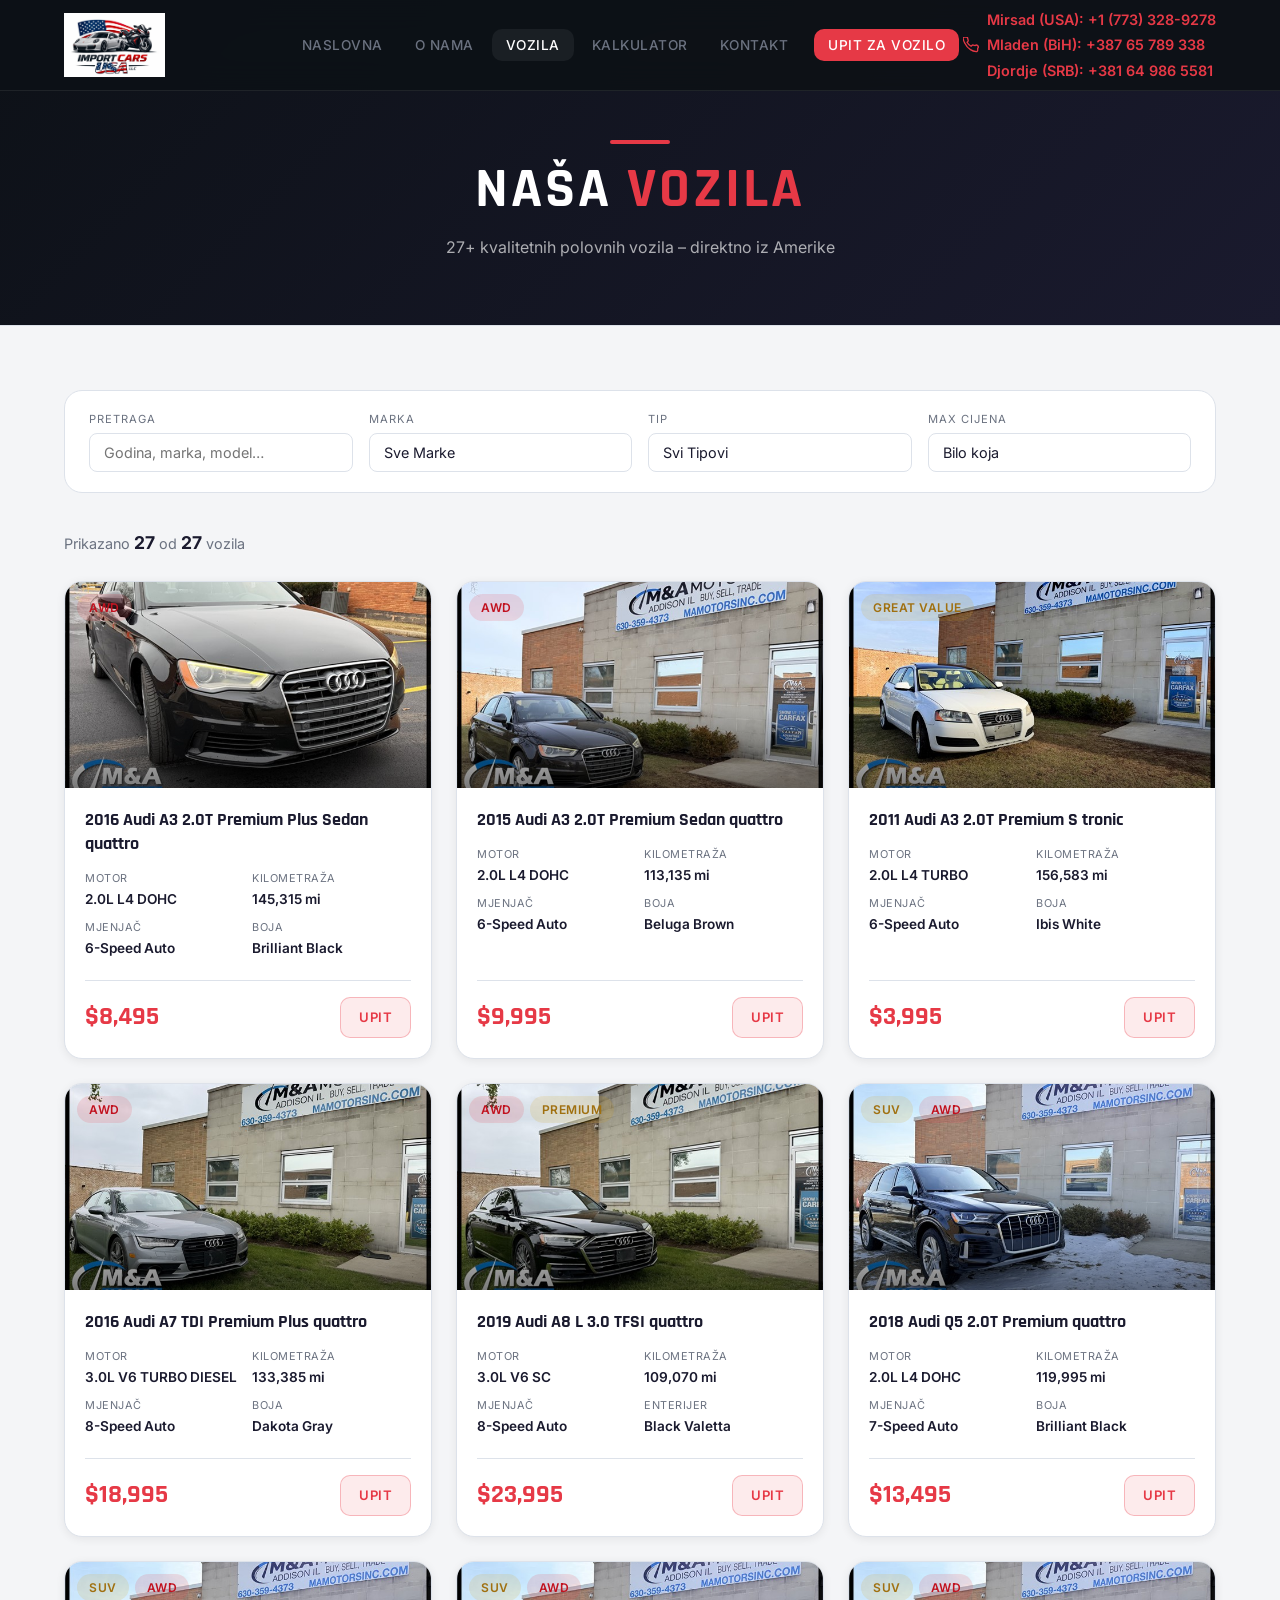
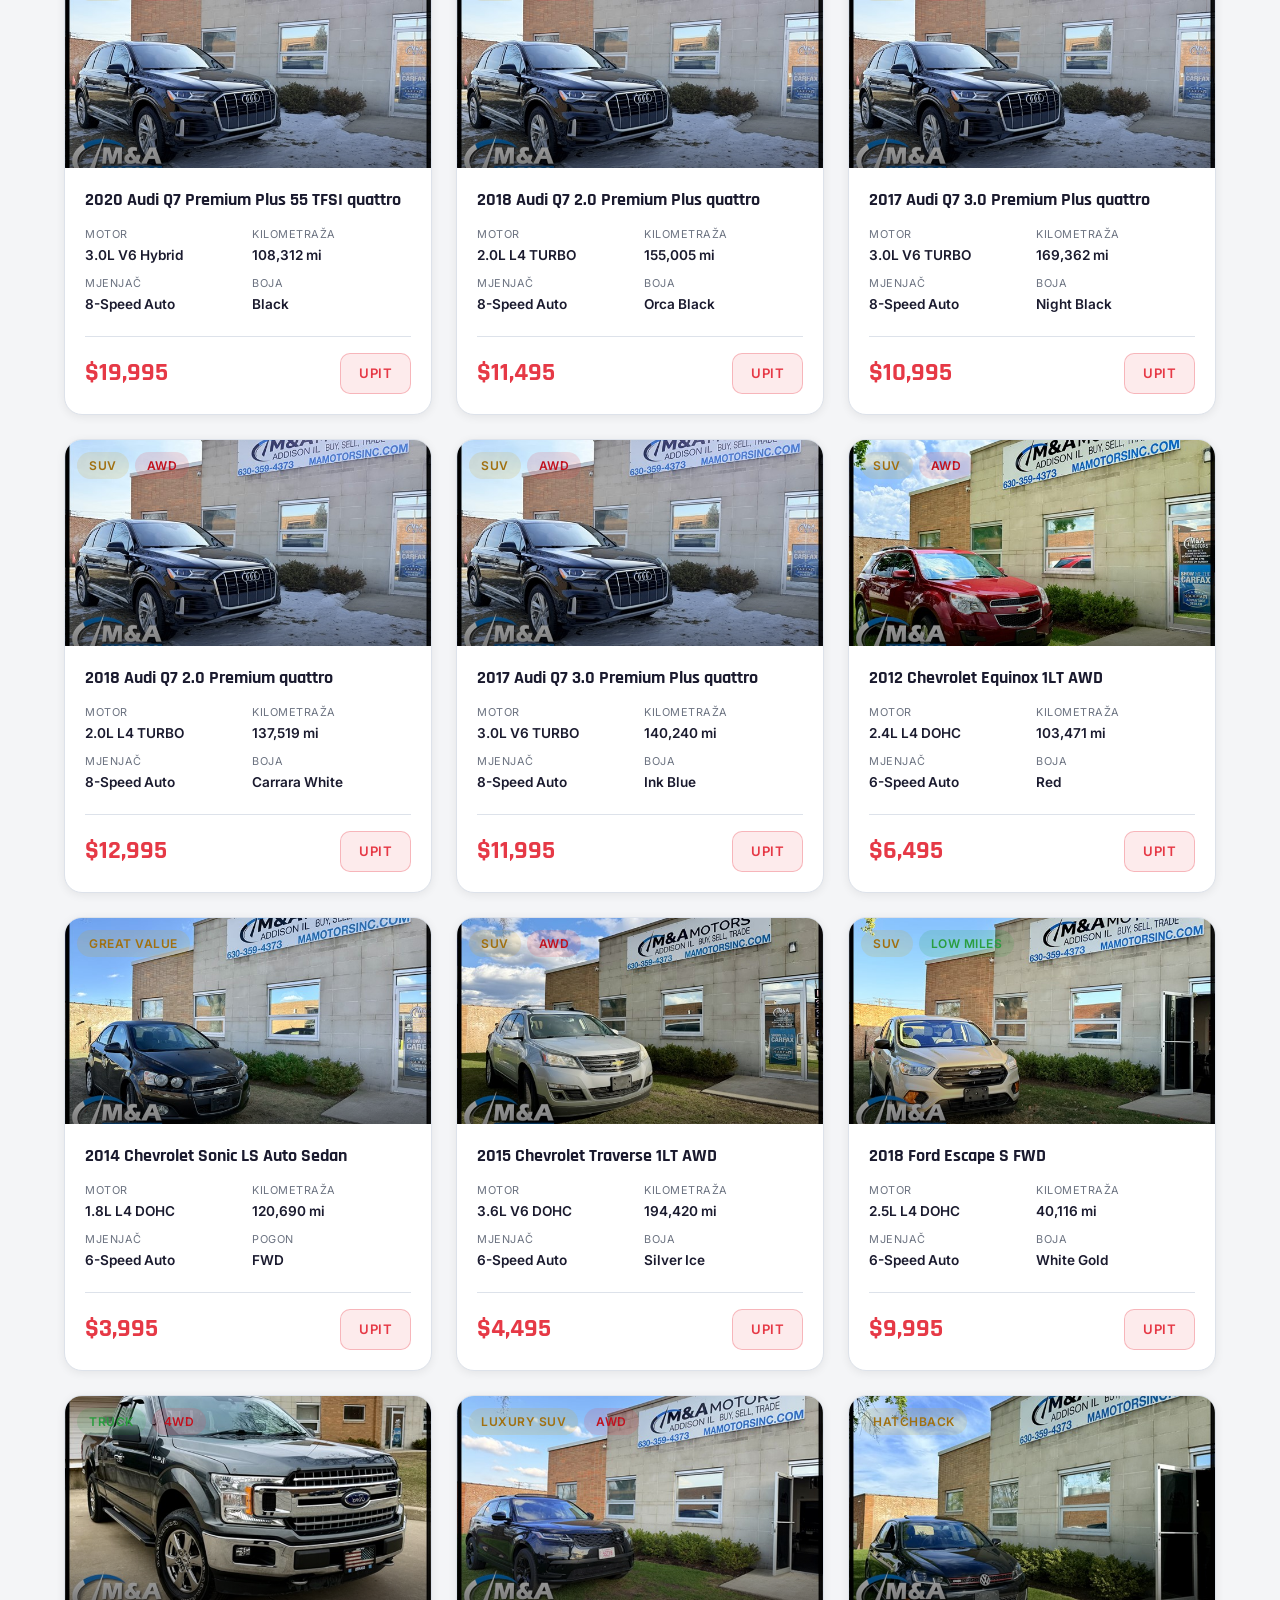
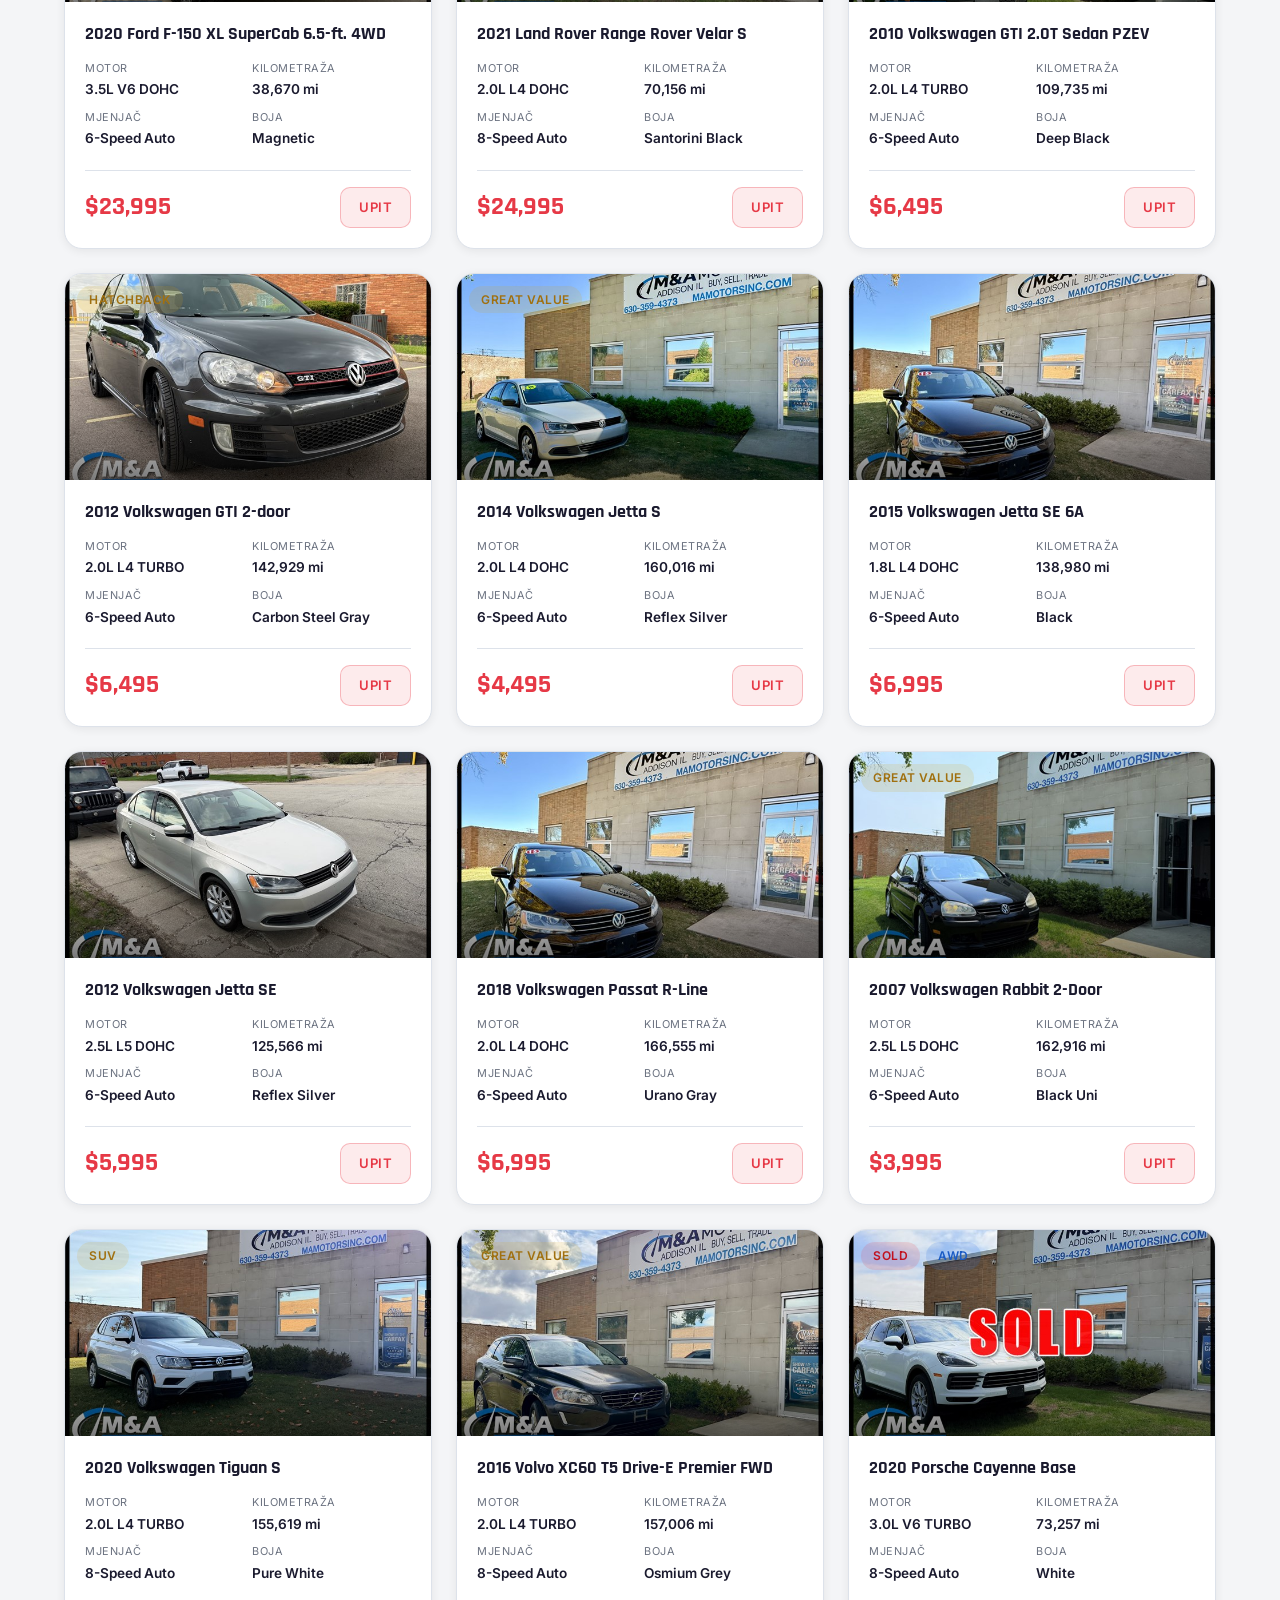
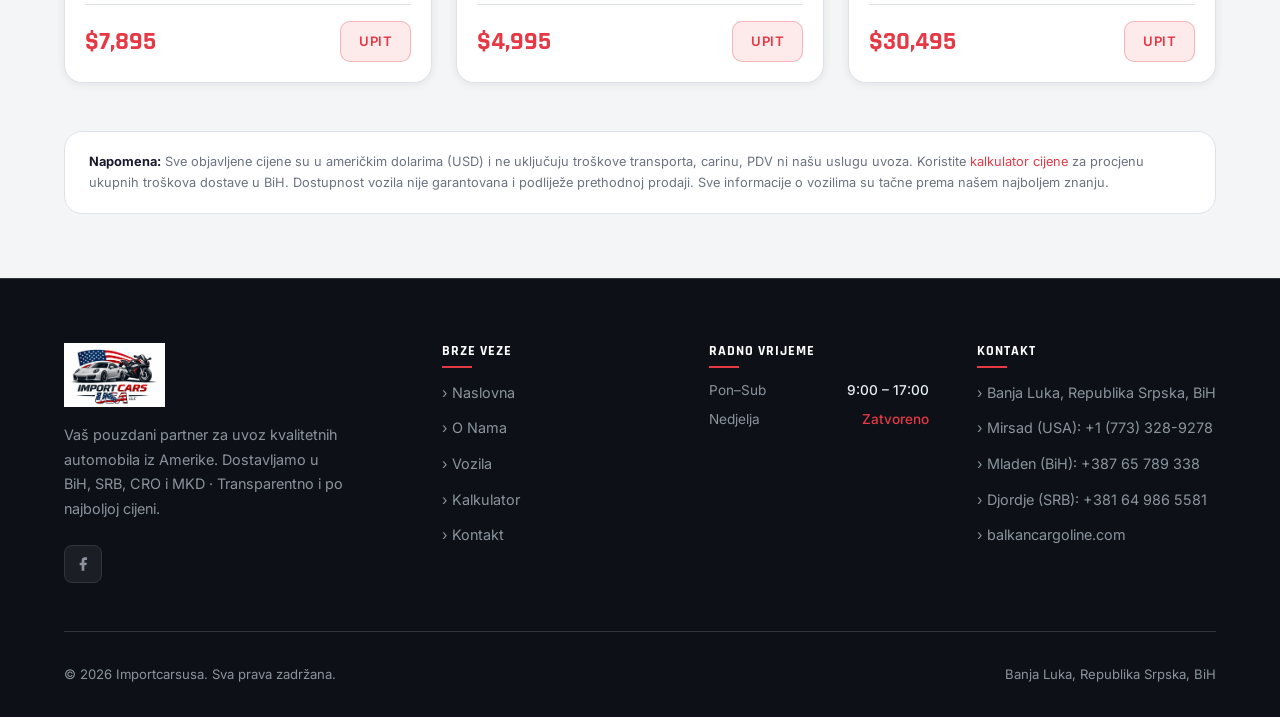
<file: inventory.html>
﻿<!DOCTYPE html>
<html lang="bs">
<head>
  <meta charset="UTF-8">
  <meta name="viewport" content="width=device-width, initial-scale=1.0">
  <meta name="description" content="Ponuda vozila – Importcarsusa, uvoz kvalitetnih automobila iz Amerike u Bosnu i Hercegovinu. 27+ vozila.">
  <title>Vozila – Importcarsusa</title>
  <link rel="stylesheet" href="css/style.css?v=2">
  <link rel="preconnect" href="https://fonts.googleapis.com">
  <link rel="preconnect" href="https://fonts.gstatic.com" crossorigin>
</head>
<body>

  <!-- ------------------- NAVBAR --------------------------- -->
  <nav class="navbar" role="navigation" aria-label="Main navigation">
    <div class="container">
      <div class="nav-inner">
        <a href="index.html" class="nav-logo" aria-label="Importcarsusa Home">
          <img src="images/import_cars_usa.jpg" alt="Importcarsusa" class="logo-img">
        </a>

        <ul class="nav-menu" role="list">
          <li><a href="index.html"      class="nav-link">Naslovna</a></li>
          <li><a href="about.html"      class="nav-link">O Nama</a></li>
          <li><a href="inventory.html"  class="nav-link active">Vozila</a></li>
          <li><a href="kalkulator.html" class="nav-link">Kalkulator</a></li>
          <li><a href="contact.html"    class="nav-link">Kontakt</a></li>
          <li><a href="contact.html"    class="nav-link nav-cta">Upit za Vozilo</a></li>
          <li class="nav-phone" aria-label="Phone number">
            <svg viewBox="0 0 24 24" fill="none" stroke="currentColor" stroke-width="2" aria-hidden="true">
              <path d="M22 16.92v3a2 2 0 01-2.18 2 19.79 19.79 0 01-8.63-3.07A19.5 19.5 0 013.07 9.81 19.79 19.79 0 01.01 1.18 2 2 0 012 0h3a2 2 0 012 1.72 12.84 12.84 0 00.7 2.81 2 2 0 01-.45 2.11L6.09 7.91a16 16 0 006 6l1.27-1.27a2 2 0 012.11-.45 12.84 12.84 0 002.81.7A2 2 0 0122 16.92z"/>
            </svg>
            <div style="display:flex;flex-direction:column;gap:2px">
              <a href="tel:+17733289278">Mirsad (USA): +1 (773) 328-9278</a>
              <a href="tel:+38765789338">Mladen (BiH): +387 65 789 338</a>
              <a href="tel:+381649865581">Djordje (SRB): +381 64 986 5581</a>
            </div>
          </li>
        </ul>

        <button class="nav-toggle" aria-label="Toggle navigation" aria-expanded="false">
          <span></span><span></span><span></span>
        </button>
      </div>
    </div>
  </nav>

  <!-- ------------------- PAGE HERO ------------------------ -->
  <div class="page-hero">
    <div class="container">
      <div class="title-bar" style="margin: 0 auto 12px;"></div>
      <h1>Naša <span style="color:var(--accent)">Vozila</span></h1>
      <p>27+ kvalitetnih polovnih vozila – direktno iz Amerike</p>
    </div>
  </div>

  <!-- ------------------- INVENTORY ------------------------ -->
  <main class="inventory-section">
    <div class="container">

      <!-- Filter Bar -->
      <div class="filter-bar" role="search" aria-label="Filter vehicles">
        <div class="filter-group">
          <label class="filter-label" for="searchInput">Pretraga</label>
          <input class="filter-input" id="searchInput" type="search" placeholder="Godina, marka, model…" aria-label="Pretraga vozila">
        </div>
        <div class="filter-group">
          <label class="filter-label" for="filterMake">Marka</label>
          <select class="filter-select" id="filterMake" aria-label="Filtriraj po marki">
            <option value="">Sve Marke</option>
            <option value="audi">Audi</option>
            <option value="chevrolet">Chevrolet</option>
            <option value="ford">Ford</option>
            <option value="land rover">Land Rover</option>
            <option value="volkswagen">Volkswagen</option><option value="volvo">Volvo</option><option value="porsche">Porsche</option></select>
        </div>
        <div class="filter-group">
          <label class="filter-label" for="filterType">Tip</label>
          <select class="filter-select" id="filterType" aria-label="Filtriraj po tipu">
            <option value="">Svi Tipovi</option>
            <option value="sedan">Sedan</option>
            <option value="suv">SUV</option>
            <option value="truck">Pickup</option>
            <option value="hatchback">Hatchback</option>
          </select>
        </div>
        <div class="filter-group">
          <label class="filter-label" for="filterPrice">Max Cijena</label>
          <select class="filter-select" id="filterPrice" aria-label="Filtriraj po cijeni">
            <option value="">Bilo koja</option>
            <option value="5000">Do $5.000</option>
            <option value="10000">Do $10.000</option>
            <option value="15000">Do $15.000</option>
            <option value="20000">Do $20.000</option>
            <option value="25000">Do $25.000</option>
          </select>
        </div>
      </div>

      <p class="results-count" id="resultCount" aria-live="polite">
      Prikazano <strong>27</strong> od <strong>27</strong> vozila
      </p>

      <!-- Inventory Grid -->
      <div class="full-inventory-grid" id="inventoryGrid" role="list">

        <!-- SVG car icon snippet (reused inline) -->

        <!-- -- AUDI ----------------------------------------- -->

        <article class="vehicle-card fade-in" data-make="audi" data-type="sedan" data-price="8495" role="listitem">
          <div class="vehicle-img" aria-hidden="true"><img src="images/audi-a3-2016.jpg" alt="2016 Audi A3 2.0T Premium Plus Sedan quattro">
            <div class="vehicle-img-overlay"></div>
            <div class="vehicle-badges"><span class="badge badge-red">AWD</span></div>
          </div>
          <div class="vehicle-body">
            <h3 class="vehicle-title">2016 Audi A3 2.0T Premium Plus Sedan quattro</h3>
            <div class="vehicle-specs">
              <div class="spec-item"><span class="spec-label">Engine</span><span class="spec-value">2.0L L4 DOHC</span></div>
              <div class="spec-item"><span class="spec-label">Mileage</span><span class="spec-value">145,315 mi</span></div>
              <div class="spec-item"><span class="spec-label">Trans.</span><span class="spec-value">6-Speed Auto</span></div>
              <div class="spec-item"><span class="spec-label">Exterior</span><span class="spec-value">Brilliant Black</span></div>
            </div>
            <div class="vehicle-footer">
              <span class="vehicle-price">$8,495</span>
              <a href="contact.html" class="view-btn">Inquire</a>
            </div>
          </div>
        </article>

        <article class="vehicle-card fade-in" data-make="audi" data-type="sedan" data-price="9995" role="listitem">
          <div class="vehicle-img" aria-hidden="true"><img src="images/audi-a3-2015.jpg" alt="2015 Audi A3 2.0T Premium Sedan quattro">
            <div class="vehicle-img-overlay"></div>
            <div class="vehicle-badges"><span class="badge badge-red">AWD</span></div>
          </div>
          <div class="vehicle-body">
            <h3 class="vehicle-title">2015 Audi A3 2.0T Premium Sedan quattro</h3>
            <div class="vehicle-specs">
              <div class="spec-item"><span class="spec-label">Engine</span><span class="spec-value">2.0L L4 DOHC</span></div>
              <div class="spec-item"><span class="spec-label">Mileage</span><span class="spec-value">113,135 mi</span></div>
              <div class="spec-item"><span class="spec-label">Trans.</span><span class="spec-value">6-Speed Auto</span></div>
              <div class="spec-item"><span class="spec-label">Exterior</span><span class="spec-value">Beluga Brown</span></div>
            </div>
            <div class="vehicle-footer">
              <span class="vehicle-price">$9,995</span>
              <a href="contact.html" class="view-btn">Inquire</a>
            </div>
          </div>
        </article>

        <article class="vehicle-card fade-in" data-make="audi" data-type="sedan" data-price="3995" role="listitem">
          <div class="vehicle-img" aria-hidden="true"><img src="images/audi-a3-2011.jpg" alt="2011 Audi A3 2.0T Premium S tronic">
            <div class="vehicle-img-overlay"></div>
            <div class="vehicle-badges"><span class="badge badge-gold">Great Value</span></div>
          </div>
          <div class="vehicle-body">
            <h3 class="vehicle-title">2011 Audi A3 2.0T Premium S tronic</h3>
            <div class="vehicle-specs">
              <div class="spec-item"><span class="spec-label">Engine</span><span class="spec-value">2.0L L4 TURBO</span></div>
              <div class="spec-item"><span class="spec-label">Mileage</span><span class="spec-value">156,583 mi</span></div>
              <div class="spec-item"><span class="spec-label">Trans.</span><span class="spec-value">6-Speed Auto</span></div>
              <div class="spec-item"><span class="spec-label">Exterior</span><span class="spec-value">Ibis White</span></div>
            </div>
            <div class="vehicle-footer">
              <span class="vehicle-price">$3,995</span>
              <a href="contact.html" class="view-btn">Inquire</a>
            </div>
          </div>
        </article>

        <article class="vehicle-card fade-in" data-make="audi" data-type="sedan" data-price="18995" role="listitem">
          <div class="vehicle-img" aria-hidden="true"><img src="images/audi-a7-2016.jpg" alt="2016 Audi A7 TDI Premium Plus quattro">
            <div class="vehicle-img-overlay"></div>
            <div class="vehicle-badges"><span class="badge badge-red">AWD</span></div>
          </div>
          <div class="vehicle-body">
            <h3 class="vehicle-title">2016 Audi A7 TDI Premium Plus quattro</h3>
            <div class="vehicle-specs">
              <div class="spec-item"><span class="spec-label">Engine</span><span class="spec-value">3.0L V6 TURBO DIESEL</span></div>
              <div class="spec-item"><span class="spec-label">Mileage</span><span class="spec-value">133,385 mi</span></div>
              <div class="spec-item"><span class="spec-label">Trans.</span><span class="spec-value">8-Speed Auto</span></div>
              <div class="spec-item"><span class="spec-label">Exterior</span><span class="spec-value">Dakota Gray</span></div>
            </div>
            <div class="vehicle-footer">
              <span class="vehicle-price">$18,995</span>
              <a href="contact.html" class="view-btn">Inquire</a>
            </div>
          </div>
        </article>

        <article class="vehicle-card fade-in" data-make="audi" data-type="sedan" data-price="23995" role="listitem">
          <div class="vehicle-img" aria-hidden="true"><img src="images/audi-a8-2019.jpg" alt="2019 Audi A8 L 3.0 TFSI quattro">
            <div class="vehicle-img-overlay"></div>
            <div class="vehicle-badges"><span class="badge badge-red">AWD</span><span class="badge badge-gold">Premium</span></div>
          </div>
          <div class="vehicle-body">
            <h3 class="vehicle-title">2019 Audi A8 L 3.0 TFSI quattro</h3>
            <div class="vehicle-specs">
              <div class="spec-item"><span class="spec-label">Engine</span><span class="spec-value">3.0L V6 SC</span></div>
              <div class="spec-item"><span class="spec-label">Mileage</span><span class="spec-value">109,070 mi</span></div>
              <div class="spec-item"><span class="spec-label">Trans.</span><span class="spec-value">8-Speed Auto</span></div>
              <div class="spec-item"><span class="spec-label">Interior</span><span class="spec-value">Black Valetta</span></div>
            </div>
            <div class="vehicle-footer">
              <span class="vehicle-price">$23,995</span>
              <a href="contact.html" class="view-btn">Inquire</a>
            </div>
          </div>
        </article>

        <article class="vehicle-card fade-in" data-make="audi" data-type="suv" data-price="13495" role="listitem">
          <div class="vehicle-img" aria-hidden="true"><img src="images/audi-q7-2020.jpg" alt="2018 Audi Q5 2.0T Premium quattro">
            <div class="vehicle-img-overlay"></div>
            <div class="vehicle-badges"><span class="badge badge-gold">SUV</span><span class="badge badge-red">AWD</span></div>
          </div>
          <div class="vehicle-body">
            <h3 class="vehicle-title">2018 Audi Q5 2.0T Premium quattro</h3>
            <div class="vehicle-specs">
              <div class="spec-item"><span class="spec-label">Engine</span><span class="spec-value">2.0L L4 DOHC</span></div>
              <div class="spec-item"><span class="spec-label">Mileage</span><span class="spec-value">119,995 mi</span></div>
              <div class="spec-item"><span class="spec-label">Trans.</span><span class="spec-value">7-Speed Auto</span></div>
              <div class="spec-item"><span class="spec-label">Exterior</span><span class="spec-value">Brilliant Black</span></div>
            </div>
            <div class="vehicle-footer">
              <span class="vehicle-price">$13,495</span>
              <a href="contact.html" class="view-btn">Inquire</a>
            </div>
          </div>
        </article>

        <article class="vehicle-card fade-in" data-make="audi" data-type="suv" data-price="19995" role="listitem">
          <div class="vehicle-img" aria-hidden="true"><img src="images/audi-q7-2020.jpg" alt="2020 Audi Q7 Premium Plus 55 TFSI quattro">
            <div class="vehicle-img-overlay"></div>
            <div class="vehicle-badges"><span class="badge badge-gold">SUV</span><span class="badge badge-red">AWD</span></div>
          </div>
          <div class="vehicle-body">
            <h3 class="vehicle-title">2020 Audi Q7 Premium Plus 55 TFSI quattro</h3>
            <div class="vehicle-specs">
              <div class="spec-item"><span class="spec-label">Engine</span><span class="spec-value">3.0L V6 Hybrid</span></div>
              <div class="spec-item"><span class="spec-label">Mileage</span><span class="spec-value">108,312 mi</span></div>
              <div class="spec-item"><span class="spec-label">Trans.</span><span class="spec-value">8-Speed Auto</span></div>
              <div class="spec-item"><span class="spec-label">Exterior</span><span class="spec-value">Black</span></div>
            </div>
            <div class="vehicle-footer">
              <span class="vehicle-price">$19,995</span>
              <a href="contact.html" class="view-btn">Inquire</a>
            </div>
          </div>
        </article>

        <article class="vehicle-card fade-in" data-make="audi" data-type="suv" data-price="11495" role="listitem">
          <div class="vehicle-img" aria-hidden="true"><img src="images/audi-q7-2020.jpg" alt="2018 Audi Q7 2.0 Premium Plus quattro">
            <div class="vehicle-img-overlay"></div>
            <div class="vehicle-badges"><span class="badge badge-gold">SUV</span><span class="badge badge-red">AWD</span></div>
          </div>
          <div class="vehicle-body">
            <h3 class="vehicle-title">2018 Audi Q7 2.0 Premium Plus quattro</h3>
            <div class="vehicle-specs">
              <div class="spec-item"><span class="spec-label">Engine</span><span class="spec-value">2.0L L4 TURBO</span></div>
              <div class="spec-item"><span class="spec-label">Mileage</span><span class="spec-value">155,005 mi</span></div>
              <div class="spec-item"><span class="spec-label">Trans.</span><span class="spec-value">8-Speed Auto</span></div>
              <div class="spec-item"><span class="spec-label">Exterior</span><span class="spec-value">Orca Black</span></div>
            </div>
            <div class="vehicle-footer">
              <span class="vehicle-price">$11,495</span>
              <a href="contact.html" class="view-btn">Inquire</a>
            </div>
          </div>
        </article>

        <article class="vehicle-card fade-in" data-make="audi" data-type="suv" data-price="10995" role="listitem">
          <div class="vehicle-img" aria-hidden="true"><img src="images/audi-q7-2020.jpg" alt="2017 Audi Q7 3.0 Premium Plus quattro">
            <div class="vehicle-img-overlay"></div>
            <div class="vehicle-badges"><span class="badge badge-gold">SUV</span><span class="badge badge-red">AWD</span></div>
          </div>
          <div class="vehicle-body">
            <h3 class="vehicle-title">2017 Audi Q7 3.0 Premium Plus quattro</h3>
            <div class="vehicle-specs">
              <div class="spec-item"><span class="spec-label">Engine</span><span class="spec-value">3.0L V6 TURBO</span></div>
              <div class="spec-item"><span class="spec-label">Mileage</span><span class="spec-value">169,362 mi</span></div>
              <div class="spec-item"><span class="spec-label">Trans.</span><span class="spec-value">8-Speed Auto</span></div>
              <div class="spec-item"><span class="spec-label">Exterior</span><span class="spec-value">Night Black</span></div>
            </div>
            <div class="vehicle-footer">
              <span class="vehicle-price">$10,995</span>
              <a href="contact.html" class="view-btn">Inquire</a>
            </div>
          </div>
        </article>

        <article class="vehicle-card fade-in" data-make="audi" data-type="suv" data-price="12995" role="listitem">
          <div class="vehicle-img" aria-hidden="true"><img src="images/audi-q7-2020.jpg" alt="2017 Audi Q7 3.0 Premium Plus quattro">
            <div class="vehicle-img-overlay"></div>
            <div class="vehicle-badges"><span class="badge badge-gold">SUV</span><span class="badge badge-red">AWD</span></div>
          </div>
          <div class="vehicle-body">
            <h3 class="vehicle-title">2018 Audi Q7 2.0 Premium quattro</h3>
            <div class="vehicle-specs">
              <div class="spec-item"><span class="spec-label">Engine</span><span class="spec-value">2.0L L4 TURBO</span></div>
              <div class="spec-item"><span class="spec-label">Mileage</span><span class="spec-value">137,519 mi</span></div>
              <div class="spec-item"><span class="spec-label">Trans.</span><span class="spec-value">8-Speed Auto</span></div>
              <div class="spec-item"><span class="spec-label">Exterior</span><span class="spec-value">Carrara White</span></div>
            </div>
            <div class="vehicle-footer">
              <span class="vehicle-price">$12,995</span>
              <a href="contact.html" class="view-btn">Inquire</a>
            </div>
          </div>
        </article>

        <article class="vehicle-card fade-in" data-make="audi" data-type="suv" data-price="11995" role="listitem">
          <div class="vehicle-img" aria-hidden="true"><img src="images/audi-q7-2020.jpg" alt="2017 Audi Q7 3.0 Premium Plus quattro">
            <div class="vehicle-img-overlay"></div>
            <div class="vehicle-badges"><span class="badge badge-gold">SUV</span><span class="badge badge-red">AWD</span></div>
          </div>
          <div class="vehicle-body">
            <h3 class="vehicle-title">2017 Audi Q7 3.0 Premium Plus quattro</h3>
            <div class="vehicle-specs">
              <div class="spec-item"><span class="spec-label">Engine</span><span class="spec-value">3.0L V6 TURBO</span></div>
              <div class="spec-item"><span class="spec-label">Mileage</span><span class="spec-value">140,240 mi</span></div>
              <div class="spec-item"><span class="spec-label">Trans.</span><span class="spec-value">8-Speed Auto</span></div>
              <div class="spec-item"><span class="spec-label">Exterior</span><span class="spec-value">Ink Blue</span></div>
            </div>
            <div class="vehicle-footer">
              <span class="vehicle-price">$11,995</span>
              <a href="contact.html" class="view-btn">Inquire</a>
            </div>
          </div>
        </article>

        <!-- -- CHEVROLET ------------------------------------- -->

        <article class="vehicle-card fade-in" data-make="chevrolet" data-type="suv" data-price="6495" role="listitem">
          <div class="vehicle-img" aria-hidden="true"><img src="images/chevy-equinox-2012.jpg" alt="2012 Chevrolet Equinox 1LT AWD">
            <div class="vehicle-img-overlay"></div>
            <div class="vehicle-badges"><span class="badge badge-gold">SUV</span><span class="badge badge-red">AWD</span></div>
          </div>
          <div class="vehicle-body">
            <h3 class="vehicle-title">2012 Chevrolet Equinox 1LT AWD</h3>
            <div class="vehicle-specs">
              <div class="spec-item"><span class="spec-label">Engine</span><span class="spec-value">2.4L L4 DOHC</span></div>
              <div class="spec-item"><span class="spec-label">Mileage</span><span class="spec-value">103,471 mi</span></div>
              <div class="spec-item"><span class="spec-label">Trans.</span><span class="spec-value">6-Speed Auto</span></div>
              <div class="spec-item"><span class="spec-label">Exterior</span><span class="spec-value">Red</span></div>
            </div>
            <div class="vehicle-footer">
              <span class="vehicle-price">$6,495</span>
              <a href="contact.html" class="view-btn">Inquire</a>
            </div>
          </div>
        </article>

        <article class="vehicle-card fade-in" data-make="chevrolet" data-type="sedan" data-price="3995" role="listitem">
          <div class="vehicle-img" aria-hidden="true"><img src="images/chevy-sonic-2014.jpg" alt="2014 Chevrolet Sonic LS Auto Sedan">
            <div class="vehicle-img-overlay"></div>
            <div class="vehicle-badges"><span class="badge badge-gold">Great Value</span></div>
          </div>
          <div class="vehicle-body">
            <h3 class="vehicle-title">2014 Chevrolet Sonic LS Auto Sedan</h3>
            <div class="vehicle-specs">
              <div class="spec-item"><span class="spec-label">Engine</span><span class="spec-value">1.8L L4 DOHC</span></div>
              <div class="spec-item"><span class="spec-label">Mileage</span><span class="spec-value">120,690 mi</span></div>
              <div class="spec-item"><span class="spec-label">Trans.</span><span class="spec-value">6-Speed Auto</span></div>
              <div class="spec-item"><span class="spec-label">Drive</span><span class="spec-value">FWD</span></div>
            </div>
            <div class="vehicle-footer">
              <span class="vehicle-price">$3,995</span>
              <a href="contact.html" class="view-btn">Inquire</a>
            </div>
          </div>
        </article>

        <article class="vehicle-card fade-in" data-make="chevrolet" data-type="suv" data-price="4495" role="listitem">
          <div class="vehicle-img" aria-hidden="true"><img src="images/chevy-traverse-2015.jpg" alt="2015 Chevrolet Traverse 1LT AWD">
            <div class="vehicle-img-overlay"></div>
            <div class="vehicle-badges"><span class="badge badge-gold">SUV</span><span class="badge badge-red">AWD</span></div>
          </div>
          <div class="vehicle-body">
            <h3 class="vehicle-title">2015 Chevrolet Traverse 1LT AWD</h3>
            <div class="vehicle-specs">
              <div class="spec-item"><span class="spec-label">Engine</span><span class="spec-value">3.6L V6 DOHC</span></div>
              <div class="spec-item"><span class="spec-label">Mileage</span><span class="spec-value">194,420 mi</span></div>
              <div class="spec-item"><span class="spec-label">Trans.</span><span class="spec-value">6-Speed Auto</span></div>
              <div class="spec-item"><span class="spec-label">Exterior</span><span class="spec-value">Silver Ice</span></div>
            </div>
            <div class="vehicle-footer">
              <span class="vehicle-price">$4,495</span>
              <a href="contact.html" class="view-btn">Inquire</a>
            </div>
          </div>
        </article>

        <!-- -- FORD ----------------------------------------- -->

        <article class="vehicle-card fade-in" data-make="ford" data-type="suv" data-price="9995" role="listitem">
          <div class="vehicle-img" aria-hidden="true"><img src="images/ford-escape-2018.jpg" alt="2018 Ford Escape S FWD">
            <div class="vehicle-img-overlay"></div>
            <div class="vehicle-badges"><span class="badge badge-gold">SUV</span><span class="badge badge-green">Low Miles</span></div>
          </div>
          <div class="vehicle-body">
            <h3 class="vehicle-title">2018 Ford Escape S FWD</h3>
            <div class="vehicle-specs">
              <div class="spec-item"><span class="spec-label">Engine</span><span class="spec-value">2.5L L4 DOHC</span></div>
              <div class="spec-item"><span class="spec-label">Mileage</span><span class="spec-value">40,116 mi</span></div>
              <div class="spec-item"><span class="spec-label">Trans.</span><span class="spec-value">6-Speed Auto</span></div>
              <div class="spec-item"><span class="spec-label">Exterior</span><span class="spec-value">White Gold</span></div>
            </div>
            <div class="vehicle-footer">
              <span class="vehicle-price">$9,995</span>
              <a href="contact.html" class="view-btn">Inquire</a>
            </div>
          </div>
        </article>

        <article class="vehicle-card fade-in" data-make="ford" data-type="truck" data-price="23995" role="listitem">
          <div class="vehicle-img" aria-hidden="true"><img src="images/ford-f150-2020.jpg" alt="2020 Ford F-150 XL SuperCab 6.5-ft. 4WD">
            <div class="vehicle-img-overlay"></div>
            <div class="vehicle-badges"><span class="badge badge-green">Truck</span><span class="badge badge-red">4WD</span></div>
          </div>
          <div class="vehicle-body">
            <h3 class="vehicle-title">2020 Ford F-150 XL SuperCab 6.5-ft. 4WD</h3>
            <div class="vehicle-specs">
              <div class="spec-item"><span class="spec-label">Engine</span><span class="spec-value">3.5L V6 DOHC</span></div>
              <div class="spec-item"><span class="spec-label">Mileage</span><span class="spec-value">38,670 mi</span></div>
              <div class="spec-item"><span class="spec-label">Trans.</span><span class="spec-value">6-Speed Auto</span></div>
              <div class="spec-item"><span class="spec-label">Exterior</span><span class="spec-value">Magnetic</span></div>
            </div>
            <div class="vehicle-footer">
              <span class="vehicle-price">$23,995</span>
              <a href="contact.html" class="view-btn">Inquire</a>
            </div>
          </div>
        </article>

        <!-- -- LAND ROVER ------------------------------------ -->

        <article class="vehicle-card fade-in" data-make="land rover" data-type="suv" data-price="24995" role="listitem">
          <div class="vehicle-img" aria-hidden="true"><img src="images/landrover-velar-2021.jpg" alt="2021 Land Rover Range Rover Velar S">
            <div class="vehicle-img-overlay"></div>
            <div class="vehicle-badges"><span class="badge badge-gold">Luxury SUV</span><span class="badge badge-red">AWD</span></div>
          </div>
          <div class="vehicle-body">
            <h3 class="vehicle-title">2021 Land Rover Range Rover Velar S</h3>
            <div class="vehicle-specs">
              <div class="spec-item"><span class="spec-label">Engine</span><span class="spec-value">2.0L L4 DOHC</span></div>
              <div class="spec-item"><span class="spec-label">Mileage</span><span class="spec-value">70,156 mi</span></div>
              <div class="spec-item"><span class="spec-label">Trans.</span><span class="spec-value">8-Speed Auto</span></div>
              <div class="spec-item"><span class="spec-label">Exterior</span><span class="spec-value">Santorini Black</span></div>
            </div>
            <div class="vehicle-footer">
              <span class="vehicle-price">$24,995</span>
              <a href="contact.html" class="view-btn">Inquire</a>
            </div>
          </div>
        </article>

        <!-- -- VOLKSWAGEN ------------------------------------ -->

        <article class="vehicle-card fade-in" data-make="volkswagen" data-type="hatchback" data-price="6495" role="listitem">
          <div class="vehicle-img" aria-hidden="true"><img src="images/vw-gti-2010.jpg" alt="2010 Volkswagen GTI 2.0T Sedan PZEV">
            <div class="vehicle-img-overlay"></div>
            <div class="vehicle-badges"><span class="badge badge-gold">Hatchback</span></div>
          </div>
          <div class="vehicle-body">
            <h3 class="vehicle-title">2010 Volkswagen GTI 2.0T Sedan PZEV</h3>
            <div class="vehicle-specs">
              <div class="spec-item"><span class="spec-label">Engine</span><span class="spec-value">2.0L L4 TURBO</span></div>
              <div class="spec-item"><span class="spec-label">Mileage</span><span class="spec-value">109,735 mi</span></div>
              <div class="spec-item"><span class="spec-label">Trans.</span><span class="spec-value">6-Speed Auto</span></div>
              <div class="spec-item"><span class="spec-label">Exterior</span><span class="spec-value">Deep Black</span></div>
            </div>
            <div class="vehicle-footer">
              <span class="vehicle-price">$6,495</span>
              <a href="contact.html" class="view-btn">Inquire</a>
            </div>
          </div>
        </article>

        <article class="vehicle-card fade-in" data-make="volkswagen" data-type="hatchback" data-price="6495" role="listitem">
          <div class="vehicle-img" aria-hidden="true"><img src="images/vw-gti-2012.jpg" alt="2012 Volkswagen GTI 2-door">
            <div class="vehicle-img-overlay"></div>
            <div class="vehicle-badges"><span class="badge badge-gold">Hatchback</span></div>
          </div>
          <div class="vehicle-body">
            <h3 class="vehicle-title">2012 Volkswagen GTI 2-door</h3>
            <div class="vehicle-specs">
              <div class="spec-item"><span class="spec-label">Engine</span><span class="spec-value">2.0L L4 TURBO</span></div>
              <div class="spec-item"><span class="spec-label">Mileage</span><span class="spec-value">142,929 mi</span></div>
              <div class="spec-item"><span class="spec-label">Trans.</span><span class="spec-value">6-Speed Auto</span></div>
              <div class="spec-item"><span class="spec-label">Exterior</span><span class="spec-value">Carbon Steel Gray</span></div>
            </div>
            <div class="vehicle-footer">
              <span class="vehicle-price">$6,495</span>
              <a href="contact.html" class="view-btn">Inquire</a>
            </div>
          </div>
        </article>

        <article class="vehicle-card fade-in" data-make="volkswagen" data-type="sedan" data-price="4495" role="listitem">
          <div class="vehicle-img" aria-hidden="true"><img src="images/vw-jetta-2014.jpg" alt="2014 Volkswagen Jetta S">
            <div class="vehicle-img-overlay"></div>
            <div class="vehicle-badges"><span class="badge badge-gold">Great Value</span></div>
          </div>
          <div class="vehicle-body">
            <h3 class="vehicle-title">2014 Volkswagen Jetta S</h3>
            <div class="vehicle-specs">
              <div class="spec-item"><span class="spec-label">Engine</span><span class="spec-value">2.0L L4 DOHC</span></div>
              <div class="spec-item"><span class="spec-label">Mileage</span><span class="spec-value">160,016 mi</span></div>
              <div class="spec-item"><span class="spec-label">Trans.</span><span class="spec-value">6-Speed Auto</span></div>
              <div class="spec-item"><span class="spec-label">Exterior</span><span class="spec-value">Reflex Silver</span></div>
            </div>
            <div class="vehicle-footer">
              <span class="vehicle-price">$4,495</span>
              <a href="contact.html" class="view-btn">Inquire</a>
            </div>
          </div>
        </article>

        <article class="vehicle-card fade-in" data-make="volkswagen" data-type="sedan" data-price="6995" role="listitem">
          <div class="vehicle-img" aria-hidden="true"><img src="images/vw-jetta-2015.jpg" alt="2015 Volkswagen Jetta SE 6A">
            <div class="vehicle-img-overlay"></div>
            <div class="vehicle-badges"></div>
          </div>
          <div class="vehicle-body">
            <h3 class="vehicle-title">2015 Volkswagen Jetta SE 6A</h3>
            <div class="vehicle-specs">
              <div class="spec-item"><span class="spec-label">Engine</span><span class="spec-value">1.8L L4 DOHC</span></div>
              <div class="spec-item"><span class="spec-label">Mileage</span><span class="spec-value">138,980 mi</span></div>
              <div class="spec-item"><span class="spec-label">Trans.</span><span class="spec-value">6-Speed Auto</span></div>
              <div class="spec-item"><span class="spec-label">Exterior</span><span class="spec-value">Black</span></div>
            </div>
            <div class="vehicle-footer">
              <span class="vehicle-price">$6,995</span>
              <a href="contact.html" class="view-btn">Inquire</a>
            </div>
          </div>
        </article>

        <article class="vehicle-card fade-in" data-make="volkswagen" data-type="sedan" data-price="5995" role="listitem">
          <div class="vehicle-img" aria-hidden="true"><img src="images/vw-jetta-2012.jpg" alt="2012 Volkswagen Jetta SE">
            <div class="vehicle-img-overlay"></div>
            <div class="vehicle-badges"></div>
          </div>
          <div class="vehicle-body">
            <h3 class="vehicle-title">2012 Volkswagen Jetta SE</h3>
            <div class="vehicle-specs">
              <div class="spec-item"><span class="spec-label">Engine</span><span class="spec-value">2.5L L5 DOHC</span></div>
              <div class="spec-item"><span class="spec-label">Mileage</span><span class="spec-value">125,566 mi</span></div>
              <div class="spec-item"><span class="spec-label">Trans.</span><span class="spec-value">6-Speed Auto</span></div>
              <div class="spec-item"><span class="spec-label">Exterior</span><span class="spec-value">Reflex Silver</span></div>
            </div>
            <div class="vehicle-footer">
              <span class="vehicle-price">$5,995</span>
              <a href="contact.html" class="view-btn">Inquire</a>
            </div>
          </div>
        </article>

        <article class="vehicle-card fade-in" data-make="volkswagen" data-type="sedan" data-price="6995" role="listitem">
          <div class="vehicle-img" aria-hidden="true"><img src="images/vw-jetta-2015.jpg" alt="2018 Volkswagen Passat R-Line">
            <div class="vehicle-img-overlay"></div>
            <div class="vehicle-badges"></div>
          </div>
          <div class="vehicle-body">
            <h3 class="vehicle-title">2018 Volkswagen Passat R-Line</h3>
            <div class="vehicle-specs">
              <div class="spec-item"><span class="spec-label">Engine</span><span class="spec-value">2.0L L4 DOHC</span></div>
              <div class="spec-item"><span class="spec-label">Mileage</span><span class="spec-value">166,555 mi</span></div>
              <div class="spec-item"><span class="spec-label">Trans.</span><span class="spec-value">6-Speed Auto</span></div>
              <div class="spec-item"><span class="spec-label">Exterior</span><span class="spec-value">Urano Gray</span></div>
            </div>
            <div class="vehicle-footer">
              <span class="vehicle-price">$6,995</span>
              <a href="contact.html" class="view-btn">Inquire</a>
            </div>
          </div>
        </article>

        <article class="vehicle-card fade-in" data-make="volkswagen" data-type="hatchback" data-price="3995" role="listitem">
          <div class="vehicle-img" aria-hidden="true"><img src="images/vw-rabbit-2007.jpg" alt="2007 Volkswagen Rabbit 2-Door">
            <div class="vehicle-img-overlay"></div>
            <div class="vehicle-badges"><span class="badge badge-gold">Great Value</span></div>
          </div>
          <div class="vehicle-body">
            <h3 class="vehicle-title">2007 Volkswagen Rabbit 2-Door</h3>
            <div class="vehicle-specs">
              <div class="spec-item"><span class="spec-label">Engine</span><span class="spec-value">2.5L L5 DOHC</span></div>
              <div class="spec-item"><span class="spec-label">Mileage</span><span class="spec-value">162,916 mi</span></div>
              <div class="spec-item"><span class="spec-label">Trans.</span><span class="spec-value">6-Speed Auto</span></div>
              <div class="spec-item"><span class="spec-label">Exterior</span><span class="spec-value">Black Uni</span></div>
            </div>
            <div class="vehicle-footer">
              <span class="vehicle-price">$3,995</span>
              <a href="contact.html" class="view-btn">Inquire</a>
            </div>
          </div>
        </article>

        <article class="vehicle-card fade-in" data-make="volkswagen" data-type="suv" data-price="7895" role="listitem">
          <div class="vehicle-img" aria-hidden="true"><img src="images/vw-tiguan-2020.jpg" alt="2020 Volkswagen Tiguan S">
            <div class="vehicle-img-overlay"></div>
            <div class="vehicle-badges"><span class="badge badge-gold">SUV</span></div>
          </div>
          <div class="vehicle-body">
            <h3 class="vehicle-title">2020 Volkswagen Tiguan S</h3>
            <div class="vehicle-specs">
              <div class="spec-item"><span class="spec-label">Engine</span><span class="spec-value">2.0L L4 TURBO</span></div>
              <div class="spec-item"><span class="spec-label">Mileage</span><span class="spec-value">155,619 mi</span></div>
              <div class="spec-item"><span class="spec-label">Trans.</span><span class="spec-value">8-Speed Auto</span></div>
              <div class="spec-item"><span class="spec-label">Exterior</span><span class="spec-value">Pure White</span></div>
            </div>
            <div class="vehicle-footer">
              <span class="vehicle-price">$7,895</span>
              <a href="contact.html" class="view-btn">Inquire</a>
            </div>
          </div>
        </article>

        <article class="vehicle-card fade-in" data-make="volvo" data-type="suv" data-price="4995" role="listitem">
          <div class="vehicle-img"><img src="images/volvo-xc60-2016.jpg" alt="2016 Volvo XC60 T5 Drive-E Premier FWD">
            <div class="vehicle-img-overlay"></div>
            <div class="vehicle-badges"><span class="badge badge-gold">Great Value</span></div>
          </div>
          <div class="vehicle-body">
            <h3 class="vehicle-title">2016 Volvo XC60 T5 Drive-E Premier FWD</h3>
            <div class="vehicle-specs">
              <div class="spec-item"><span class="spec-label">Engine</span><span class="spec-value">2.0L L4 TURBO</span></div>
              <div class="spec-item"><span class="spec-label">Mileage</span><span class="spec-value">157,006 mi</span></div>
              <div class="spec-item"><span class="spec-label">Trans.</span><span class="spec-value">8-Speed Auto</span></div>
              <div class="spec-item"><span class="spec-label">Exterior</span><span class="spec-value">Osmium Grey</span></div>
            </div>
            <div class="vehicle-footer">
              <span class="vehicle-price">$4,995</span>
              <a href="contact.html" class="view-btn">Inquire</a>
            </div>
          </div>
        </article>

        <article class="vehicle-card fade-in" data-make="porsche" data-type="suv" data-price="30495" role="listitem">
          <div class="vehicle-img"><img src="images/porsche-cayenne-2020.jpg" alt="2020 Porsche Cayenne Base">
            <div class="vehicle-img-overlay"></div>
            <div class="vehicle-badges"><span class="badge badge-red">SOLD</span><span class="badge badge-blue">AWD</span></div>
          </div>
          <div class="vehicle-body">
            <h3 class="vehicle-title">2020 Porsche Cayenne Base</h3>
            <div class="vehicle-specs">
              <div class="spec-item"><span class="spec-label">Engine</span><span class="spec-value">3.0L V6 TURBO</span></div>
              <div class="spec-item"><span class="spec-label">Mileage</span><span class="spec-value">73,257 mi</span></div>
              <div class="spec-item"><span class="spec-label">Trans.</span><span class="spec-value">8-Speed Auto</span></div>
              <div class="spec-item"><span class="spec-label">Exterior</span><span class="spec-value">White</span></div>
            </div>
            <div class="vehicle-footer">
              <span class="vehicle-price">$30,495</span>
              <a href="contact.html" class="view-btn">Inquire</a>
            </div>
          </div>
        </article>

      </div><!-- /grid -->

      <!-- Disclaimer -->
      <div style="margin-top: 48px; padding: 20px 24px; background: var(--card-bg); border: 1px solid var(--border); border-radius: var(--radius-lg); font-size: 0.8rem; color: var(--text-muted); line-height: 1.6;">
        <strong style="color: var(--text);">Napomena:</strong>
        Sve objavljene cijene su u američkim dolarima (USD) i ne uključuju troškove transporta, carinu, PDV ni našu uslugu uvoza.
        Koristite <a href="kalkulator.html" style="color:var(--accent)">kalkulator cijene</a> za procjenu ukupnih troškova dostave u BiH.
        Dostupnost vozila nije garantovana i podliježe prethodnoj prodaji. Sve informacije o vozilima su tačne prema našem najboljem znanju.
      </div>

    </div>
  </main>

  <div id="site-footer"></div>

  <button class="scroll-top" aria-label="Scroll to top">
    <svg width="20" height="20" viewBox="0 0 24 24" fill="none" stroke="currentColor" stroke-width="2.5" aria-hidden="true">
      <polyline points="18 15 12 9 6 15"/>
    </svg>
  </button>

  <script src="js/footer.js"></script>
  <script src="js/main.js"></script>
</body>
</html>
</file>
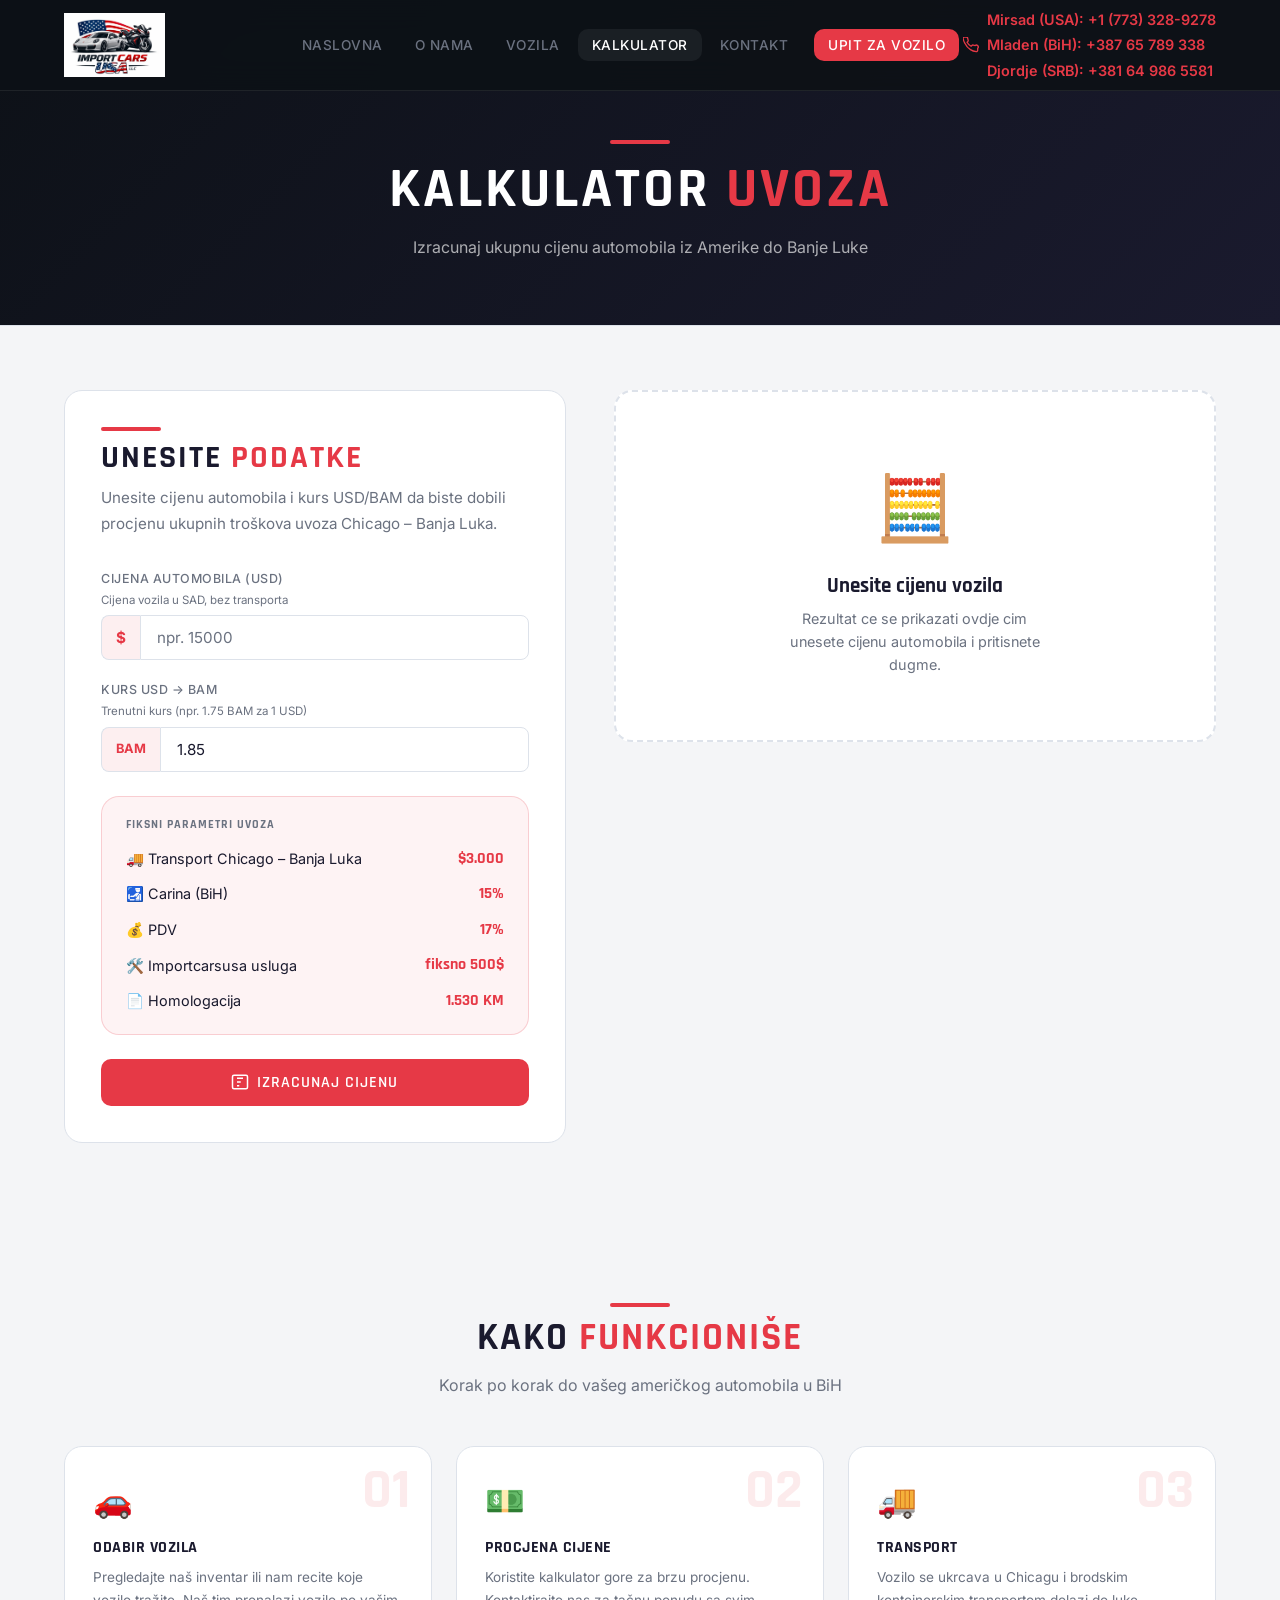
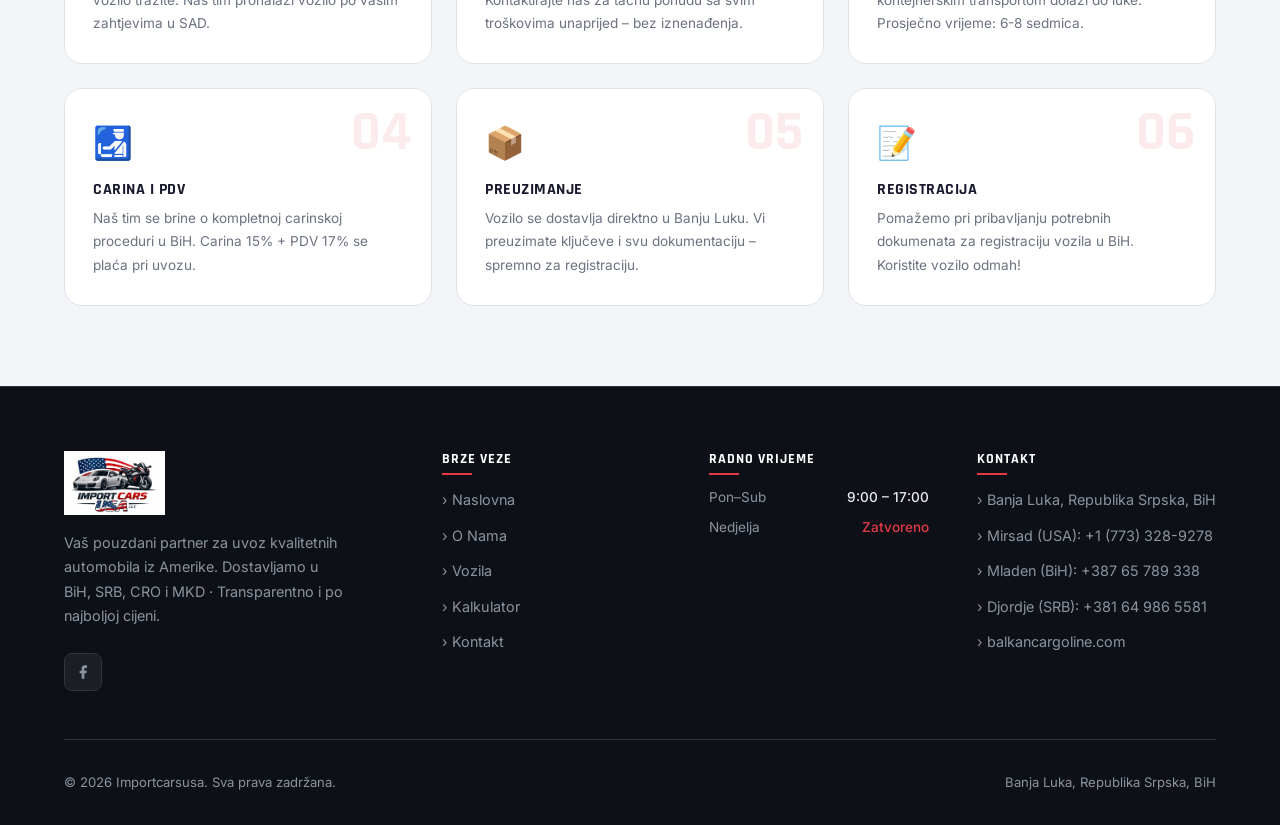
<file: kalkulator.html>
﻿<!DOCTYPE html>
<html lang="bs">
<head>
  <meta charset="UTF-8">
  <meta name="viewport" content="width=device-width, initial-scale=1.0">
  <meta name="description" content="Kalkulator cijene uvoza automobila iz Amerike – Importcarsusa. Izracunaj PDV, carinu, transport i ukupnu cijenu dostave u BiH.">
  <title>Kalkulator Uvoza - Importcarsusa</title>
  <link rel="stylesheet" href="css/style.css?v=2">
  <link rel="preconnect" href="https://fonts.googleapis.com">
  <link rel="preconnect" href="https://fonts.gstatic.com" crossorigin>
</head>
<body>

  <!-- ------------------- NAVBAR --------------------------- -->
  <nav class="navbar" role="navigation" aria-label="Glavna navigacija">
    <div class="container">
      <div class="nav-inner">
        <a href="index.html" class="nav-logo" aria-label="Importcarsusa naslovna">
          <img src="images/import_cars_usa.jpg" alt="Importcarsusa" class="logo-img">
        </a>

        <ul class="nav-menu" role="list">
          <li><a href="index.html"      class="nav-link">Naslovna</a></li>
          <li><a href="about.html"      class="nav-link">O Nama</a></li>
          <li><a href="inventory.html"  class="nav-link">Vozila</a></li>
          <li><a href="kalkulator.html" class="nav-link active">Kalkulator</a></li>
          <li><a href="contact.html"    class="nav-link">Kontakt</a></li>
          <li><a href="contact.html"    class="nav-link nav-cta">Upit za Vozilo</a></li>
          <li class="nav-phone" aria-label="Phone number">
            <svg viewBox="0 0 24 24" fill="none" stroke="currentColor" stroke-width="2" aria-hidden="true">
              <path d="M22 16.92v3a2 2 0 01-2.18 2 19.79 19.79 0 01-8.63-3.07A19.5 19.5 0 013.07 9.81 19.79 19.79 0 01.01 1.18 2 2 0 012 0h3a2 2 0 012 1.72 12.84 12.84 0 00.7 2.81 2 2 0 01-.45 2.11L6.09 7.91a16 16 0 006 6l1.27-1.27a2 2 0 012.11-.45 12.84 12.84 0 002.81.7A2 2 0 0122 16.92z"/>
            </svg>
            <div style="display:flex;flex-direction:column;gap:2px">
              <a href="tel:+17733289278">Mirsad (USA): +1 (773) 328-9278</a>
              <a href="tel:+38765789338">Mladen (BiH): +387 65 789 338</a>
              <a href="tel:+381649865581">Djordje (SRB): +381 64 986 5581</a>
            </div>
          </li>
        </ul>

        <button class="nav-toggle" aria-label="Toggle navigation" aria-expanded="false">
          <span></span><span></span><span></span>
        </button>
      </div>
    </div>
  </nav>

  <!-- ------------------- PAGE HERO ------------------------ -->
  <div class="page-hero">
    <div class="container">
      <div class="title-bar" style="margin: 0 auto 12px;"></div>
      <h1>Kalkulator <span style="color:var(--accent)">Uvoza</span></h1>
      <p>Izracunaj ukupnu cijenu automobila iz Amerike do Banje Luke</p>
    </div>
  </div>

  <!-- ------------------- CALCULATOR ---------------------- -->
  <main class="calc-page">
    <div class="container">

      <div class="calc-grid">

        <!-- -- LEFT: Calculator form -- -->
        <div class="calc-form-wrap fade-in">
          <div class="title-bar"></div>
          <h2>Unesite <span>Podatke</span></h2>
          <p class="calc-intro">
            Unesite cijenu automobila i kurs USD/BAM da biste dobili
            procjenu ukupnih troškova uvoza Chicago – Banja Luka.
          </p>

          <form id="calcForm" novalidate aria-label="Kalkulator uvoza">

            <div class="calc-field-group">
              <label class="form-label" for="carPrice">
                Cijena automobila (USD)
                <span class="form-hint">Cijena vozila u SAD, bez transporta</span>
              </label>
              <div class="input-prefix-wrap">
                <span class="input-prefix">$</span>
                <input
                  class="form-input calc-input"
                  id="carPrice"
                  type="number"
                  min="500"
                  max="500000"
                  step="100"
                  placeholder="npr. 15000"
                  required
                  aria-describedby="carPriceHint"
                >
              </div>
            </div>

            <div class="calc-field-group">
              <label class="form-label" for="exchangeRate">
                Kurs USD → BAM
                <span class="form-hint">Trenutni kurs (npr. 1.75 BAM za 1 USD)</span>
              </label>
              <div class="input-prefix-wrap">
                <span class="input-prefix" style="font-size:0.8rem">BAM</span>
                <input
                  class="form-input calc-input"
                  id="exchangeRate"
                  type="number"
                  min="1"
                  max="5"
                  step="0.01"
                  value="1.85"
                  required
                  aria-describedby="exchangeRateHint"
                >
              </div>
            </div>

            <!-- Fixed values info -->
            <div class="calc-fixed-info">
              <h4>Fiksni parametri uvoza</h4>
              <div class="fixed-params">
                <div class="fixed-param">
                  <span class="fp-label">🚚 Transport Chicago – Banja Luka</span>
                  <span class="fp-value">$3.000</span>
                </div>
                <div class="fixed-param">
                  <span class="fp-label">🛃 Carina (BiH)</span>
                  <span class="fp-value">15%</span>
                </div>
                <div class="fixed-param">
                  <span class="fp-label">💰 PDV</span>
                  <span class="fp-value">17%</span>
                </div>
                <div class="fixed-param">
                  <span class="fp-label">🛠️ Importcarsusa usluga</span>
                  <span class="fp-value">fiksno 500$</span>
                </div>
                <div class="fixed-param">
                  <span class="fp-label">📄 Homologacija</span>
                  <span class="fp-value">1.530 KM</span>
                </div>
              </div>
            </div>

            <button type="submit" class="btn btn-primary calc-btn">
              <svg width="18" height="18" viewBox="0 0 24 24" fill="none" stroke="currentColor" stroke-width="2" aria-hidden="true">
                <rect x="2" y="3" width="20" height="18" rx="2"/>
                <path d="M8 7h8M8 12h5M8 17h3"/>
              </svg>
              Izracunaj Cijenu
            </button>

          </form>
        </div>

        <!-- -- RIGHT: Result breakdown -- -->
        <div class="calc-result-wrap fade-in fade-in-delay-1" id="calcResult" aria-live="polite">

          <!-- Empty state -->
          <div class="calc-empty" id="calcEmpty">
            <div class="calc-empty-icon" aria-hidden="true">🧮</div>
            <h3>Unesite cijenu vozila</h3>
            <p>Rezultat ce se prikazati ovdje cim unesete cijenu automobila i pritisnete dugme.</p>
          </div>

          <!-- Result state (hidden until calculated) -->
          <div class="calc-breakdown" id="calcBreakdown" style="display:none">

            <div class="calc-result-header">
              <div class="title-bar"></div>
              <h2>Ukupna <span>Cijena</span></h2>
              <p class="calc-route">Chicago <span>→</span> Banja Luka</p>
            </div>

            <div class="calc-rows">
              <div class="calc-row">
                <span class="cr-label">
                  <span class="cr-icon">🚗</span> Cijena vozila (SAD)
                </span>
                <span class="cr-value" id="rCarPrice">–</span>
              </div>
              <div class="calc-row">
                <span class="cr-label">
                  <span class="cr-icon">🚚</span> Transport (Chicago → BL)
                </span>
                <span class="cr-value" id="rShipping">$3.000</span>
              </div>
              <div class="calc-row calc-row-sub">
                <span class="cr-label cr-sub">
                  Carinska vrijednost (vozilo + transport)
                </span>
                <span class="cr-value cr-sub" id="rCustomsBase">–</span>
              </div>
              <div class="calc-row">
                <span class="cr-label">
                  <span class="cr-icon">🛃</span> Carina 15%
                </span>
                <span class="cr-value" id="rCarina">–</span>
              </div>
              <div class="calc-row">
                <span class="cr-label">
                  <span class="cr-icon">💰</span> PDV 17%
                  <small class="cr-note">(od carinska vr. + carina)</small>
                </span>
                <span class="cr-value" id="rPDV">–</span>
              </div>
              <div class="calc-row">
                <span class="cr-label">
                  <span class="cr-icon">🛠️</span> Importcarsusa usluga fiksno 500$
                  <small class="cr-note">(od cijene vozila)</small>
                </span>
                <span class="cr-value" id="rUsluga">–</span>
              </div>
              <div class="calc-row">
                <span class="cr-label">
                  <span class="cr-icon">📄</span> Homologacija
                  <small class="cr-note">(fiksno, KM)</small>
                </span>
                <span class="cr-value" id="rHomologacija">–</span>
              </div>
            </div>

            <div class="calc-divider"></div>

            <div class="calc-total-usd">
              <span>Ukupno (USD)</span>
              <span id="rTotalUSD" class="total-usd-value">–</span>
            </div>

            <div class="calc-total-bam">
              <div class="total-bam-label">Ukupno (BAM)</div>
              <div id="rTotalBAM" class="total-bam-value">–</div>
              <div class="total-bam-note" id="rRateNote">po kursu 1 USD = 1.85 BAM</div>
            </div>

            <div class="calc-cta-row">
              <a href="contact.html" class="btn btn-primary">
                <svg width="16" height="16" viewBox="0 0 24 24" fill="none" stroke="currentColor" stroke-width="2" aria-hidden="true">
                  <line x1="22" y1="2" x2="11" y2="13"/><polygon points="22 2 15 22 11 13 2 9 22 2"/>
                </svg>
                Pošalji Upit
              </a>
              <button class="btn btn-outline" id="calcReset">
                Ponovo Izracunaj
              </button>
            </div>

            <p class="calc-disclaimer">
              * Procjena je informativna. Tacan iznos carine i PDV-a utvrduje
              Uprava za indirektno oporezivanje BiH na osnovu carinske vrijednosti
              vozila. Usluga Importcarsusa podliježe posebnom ugovoru.
            </p>

          </div>
        </div>

      </div><!-- /calc-grid -->

      <!-- -- HOW IT WORKS -- -->
      <section class="how-it-works fade-in" aria-label="Kako funkcioniše uvoz">
        <div class="section-header" style="text-align:center; margin-bottom:40px">
          <div class="title-bar" style="margin: 0 auto 8px;"></div>
          <h2 class="section-title">Kako <span>Funkcioniše</span></h2>
          <p class="section-subtitle">Korak po korak do vašeg američkog automobila u BiH</p>
        </div>

        <div class="steps-grid">
          <div class="step-card">
            <div class="step-num">01</div>
            <div class="step-icon" aria-hidden="true">🚗</div>
            <h3>Odabir vozila</h3>
            <p>Pregledajte naš inventar ili nam recite koje vozilo tražite. Naš tim pronalazi vozilo po vašim zahtjevima u SAD.</p>
          </div>
          <div class="step-card">
            <div class="step-num">02</div>
            <div class="step-icon" aria-hidden="true">💵</div>
            <h3>Procjena cijene</h3>
            <p>Koristite kalkulator gore za brzu procjenu. Kontaktirajte nas za tačnu ponudu sa svim troškovima unaprijed – bez iznenađenja.</p>
          </div>
          <div class="step-card">
            <div class="step-num">03</div>
            <div class="step-icon" aria-hidden="true">🚚</div>
            <h3>Transport</h3>
            <p>Vozilo se ukrcava u Chicagu i brodskim kontejnerskim transportom dolazi do luke. Prosječno vrijeme: 6-8 sedmica.</p>
          </div>
          <div class="step-card">
            <div class="step-num">04</div>
            <div class="step-icon" aria-hidden="true">🛃</div>
            <h3>Carina i PDV</h3>
            <p>Naš tim se brine o kompletnoj carinskoj proceduri u BiH. Carina 15% + PDV 17% se plaća pri uvozu.</p>
          </div>
          <div class="step-card">
            <div class="step-num">05</div>
            <div class="step-icon" aria-hidden="true">📦</div>
            <h3>Preuzimanje</h3>
            <p>Vozilo se dostavlja direktno u Banju Luku. Vi preuzimate ključeve i svu dokumentaciju – spremno za registraciju.</p>
          </div>
          <div class="step-card">
            <div class="step-num">06</div>
            <div class="step-icon" aria-hidden="true">📝</div>
            <h3>Registracija</h3>
            <p>Pomažemo pri pribavljanju potrebnih dokumenata za registraciju vozila u BiH. Koristite vozilo odmah!</p>
          </div>
        </div>
      </section>

    </div>
  </main>

  <div id="site-footer"></div>

  <!-- Scroll to top -->
  <button class="scroll-top" aria-label="Scroll to top">
    <svg width="20" height="20" viewBox="0 0 24 24" fill="none" stroke="currentColor" stroke-width="2.5" aria-hidden="true">
      <polyline points="18 15 12 9 6 15"/>
    </svg>
  </button>

  <script src="js/footer.js"></script>
  <script src="js/main.js"></script>
  <script>
    /* -- Import Price Calculator ---------------------------- */
    (function () {
      const SHIPPING   = 3000;   // fixed USD
      const CARINA_PCT = 0.15;   // 15%
      const PDV_PCT    = 0.17;   // 17%
//      const USLUGA_PCT = 0.10;   // 10%
      const USLUGA = 500;   // fiksno USD
      const HOMOLOGACIJA_BAM = 1530; // fixed KM

      const form       = document.getElementById('calcForm');
      const emptyEl    = document.getElementById('calcEmpty');
      const breakdownEl= document.getElementById('calcBreakdown');
      const resetBtn   = document.getElementById('calcReset');

      function fmt(n, currency) {
        return currency === 'BAM'
          ? new Intl.NumberFormat('bs-BA', { style: 'currency', currency: 'BAM', minimumFractionDigits: 2 }).format(n)
          : '$' + new Intl.NumberFormat('en-US', { minimumFractionDigits: 2, maximumFractionDigits: 2 }).format(n);
      }

      function calculate() {
        const carPrice = parseFloat(document.getElementById('carPrice').value);
        const rate     = parseFloat(document.getElementById('exchangeRate').value);

        if (!carPrice || carPrice <= 0 || !rate || rate <= 0) return;

        // Customs base = car price + shipping
        const customsBase = carPrice + SHIPPING;

        // Carina = 15% of customs base
        const carina = customsBase * CARINA_PCT;

        // PDV = 17% of (customs base + carina)
        const pdv = (customsBase + carina) * PDV_PCT;

        // Service fee = 10% of car price
        // const usluga = carPrice * USLUGA_PCT;
        const usluga = USLUGA;
        // Total
        const totalUSD = carPrice + SHIPPING + carina + pdv + usluga;
        const totalBAM = totalUSD * rate + HOMOLOGACIJA_BAM;

        // Update DOM
        document.getElementById('rCarPrice').textContent    = fmt(carPrice);
        document.getElementById('rShipping').textContent    = fmt(SHIPPING);
        document.getElementById('rCustomsBase').textContent = fmt(customsBase);
        document.getElementById('rCarina').textContent      = fmt(carina);
        document.getElementById('rPDV').textContent         = fmt(pdv);
        document.getElementById('rUsluga').textContent      = fmt(usluga);
        document.getElementById('rHomologacija').textContent = fmt(HOMOLOGACIJA_BAM, 'BAM');
        document.getElementById('rTotalUSD').textContent    = fmt(totalUSD);
        document.getElementById('rTotalBAM').textContent    = fmt(totalBAM, 'BAM');
        document.getElementById('rRateNote').textContent    = `po kursu 1 USD = ${rate.toFixed(2)} BAM`;

        // Show breakdown, hide empty
        emptyEl.style.display     = 'none';
        breakdownEl.style.display = '';

        // Scroll into view on mobile
        if (window.innerWidth < 900) {
          breakdownEl.scrollIntoView({ behavior: 'smooth', block: 'start' });
        }
      }

      form.addEventListener('submit', (e) => {
        e.preventDefault();
        calculate();
      });

      // Live recalculate on input change if result is already shown
      ['carPrice', 'exchangeRate'].forEach(id => {
        document.getElementById(id).addEventListener('input', () => {
          if (breakdownEl.style.display !== 'none') calculate();
        });
      });

      resetBtn.addEventListener('click', () => {
        form.reset();
        document.getElementById('exchangeRate').value = '1.85';
        emptyEl.style.display     = '';
        breakdownEl.style.display = 'none';
        document.getElementById('carPrice').focus();
      });
    })();
  </script>
</body>
</html>
</file>
<file: css/style.css>
/* ============================================================
   M&A Motors Inc — Modern Redesign
   ============================================================ */

@import url('https://fonts.googleapis.com/css2?family=Rajdhani:wght@400;500;600;700&family=Inter:wght@300;400;500;600;700&display=swap');

:root {
  --primary:      #f4f5f7;
  --secondary:    #ffffff;
  --card-bg:      #ffffff;
  --accent:       #e63946;
  --accent-dark:  #c1121f;
  --accent-light: #ff6b6b;
  --border:       #dde2ea;
  --text:         #1a1a2e;
  --text-muted:   #6b7280;
  --white:        #ffffff;
  --gold:         #d4a017;
  --success:      #2a9d3f;
  --radius:       10px;
  --radius-lg:    18px;
  --shadow:       0 4px 24px rgba(0,0,0,0.10);
  --shadow-sm:    0 2px 10px rgba(0,0,0,0.07);
  --transition:   0.3s ease;
}

/* ─── Reset & Base ────────────────────────────────────────── */
*, *::before, *::after { box-sizing: border-box; margin: 0; padding: 0; }

html { scroll-behavior: smooth; font-size: 16px; }

body {
  font-family: 'Inter', sans-serif;
  background: var(--primary);
  color: var(--text);
  line-height: 1.6;
  overflow-x: hidden;
}

a { text-decoration: none; color: inherit; }
ul { list-style: none; }
img { display: block; max-width: 100%; }

h1, h2, h3, h4, h5 {
  font-family: 'Rajdhani', sans-serif;
  line-height: 1.2;
  font-weight: 700;
}

/* ─── Utility ─────────────────────────────────────────────── */
.container {
  max-width: 1200px;
  margin: 0 auto;
  padding: 0 24px;
}

.section-title {
  font-size: 2.4rem;
  text-transform: uppercase;
  letter-spacing: 2px;
  color: var(--text);
  position: relative;
  display: inline-block;
  margin-bottom: 12px;
}

.section-title span { color: var(--accent); }

.section-subtitle {
  color: var(--text-muted);
  font-size: 1rem;
  margin-bottom: 48px;
}

.title-bar {
  width: 60px;
  height: 4px;
  background: var(--accent);
  border-radius: 2px;
  margin-bottom: 8px;
}

.btn {
  display: inline-flex;
  align-items: center;
  gap: 8px;
  padding: 13px 28px;
  border-radius: var(--radius);
  font-family: 'Rajdhani', sans-serif;
  font-size: 1rem;
  font-weight: 600;
  text-transform: uppercase;
  letter-spacing: 1px;
  cursor: pointer;
  border: none;
  transition: var(--transition);
}

.btn-primary {
  background: var(--accent);
  color: var(--white);
}
.btn-primary:hover {
  background: var(--accent-dark);
  transform: translateY(-2px);
  box-shadow: 0 8px 24px rgba(230,57,70,0.4);
}

.btn-outline {
  background: transparent;
  border: 2px solid var(--accent);
  color: var(--accent);
}
.btn-outline:hover {
  background: var(--accent);
  color: var(--white);
  transform: translateY(-2px);
}

.btn-ghost {
  background: rgba(255,255,255,0.08);
  color: var(--white);
  border: 1px solid var(--border);
}
.btn-ghost:hover {
  background: rgba(255,255,255,0.14);
  transform: translateY(-2px);
}

.badge {
  display: inline-block;
  padding: 4px 12px;
  border-radius: 30px;
  font-size: 0.75rem;
  font-weight: 600;
  text-transform: uppercase;
  letter-spacing: 0.5px;
}

.badge-red   { background: rgba(230,57,70,0.15);  color: #c1121f; }
.badge-green { background: rgba(42,157,63,0.15);  color: var(--success); }
.badge-gold  { background: rgba(212,160,23,0.15); color: #a07010; }
.badge-blue  { background: rgba(30,100,220,0.15); color: #1a5bc4; }

/* ─── Navbar ─────────────────────────────────────────────── */
.navbar {
  position: fixed;
  top: 0; left: 0; right: 0;
  z-index: 1000;
  background: rgba(13,17,23,0.95);
  backdrop-filter: blur(16px);
  -webkit-backdrop-filter: blur(16px);
  border-bottom: 1px solid rgba(255,255,255,0.08);
  transition: var(--transition);
}

.navbar.scrolled {
  background: rgba(13,17,23,0.98);
  box-shadow: var(--shadow-sm);
}

.nav-inner {
  display: flex;
  align-items: center;
  justify-content: space-between;
  height: 90px;
}

.nav-logo {
  display: flex;
  align-items: center;
  gap: 10px;
}

.logo-icon {
  width: 42px;
  height: 42px;
  background: var(--accent);
  border-radius: 8px;
  display: flex;
  align-items: center;
  justify-content: center;
  font-family: 'Rajdhani', sans-serif;
  font-weight: 700;
  font-size: 1.1rem;
  color: var(--white);
  letter-spacing: -0.5px;
}

.logo-img {
  height: 64px;
  width: auto;
  object-fit: contain;
}

.logo-text {
  display: flex;
  flex-direction: column;
  line-height: 1;
}

.logo-name {
  font-family: 'Rajdhani', sans-serif;
  font-weight: 700;
  font-size: 1.25rem;
  color: var(--white);
  letter-spacing: 1px;
}

.logo-tagline {
  font-size: 0.65rem;
  color: var(--text-muted);
  letter-spacing: 2px;
  text-transform: uppercase;
}

.nav-menu {
  display: flex;
  align-items: center;
  gap: 4px;
}

.nav-link {
  padding: 8px 14px;
  border-radius: var(--radius);
  font-size: 0.85rem;
  font-weight: 500;
  text-transform: uppercase;
  letter-spacing: 0.5px;
  color: var(--text-muted);
  transition: var(--transition);
}

.nav-link:hover,
.nav-link.active {
  color: var(--white);
  background: rgba(255,255,255,0.06);
}

.nav-link.nav-cta {
  background: var(--accent);
  color: var(--white);
  margin-left: 8px;
}
.nav-link.nav-cta:hover {
  background: var(--accent-dark);
}

.nav-phone {
  display: flex;
  align-items: center;
  gap: 8px;
  font-size: 0.9rem;
  font-weight: 600;
  color: var(--accent);
}

.nav-phone svg { width: 16px; height: 16px; }

.nav-toggle {
  display: none;
  flex-direction: column;
  gap: 5px;
  cursor: pointer;
  padding: 8px;
  border-radius: 8px;
  background: transparent;
  border: none;
}

.nav-toggle span {
  display: block;
  width: 24px;
  height: 2px;
  background: var(--text);
  transition: var(--transition);
  border-radius: 1px;
}

/* ─── Hero ───────────────────────────────────────────────── */
.hero {
  min-height: 100vh;
  display: flex;
  align-items: center;
  position: relative;
  overflow: hidden;
  background-color: #ffffff;
  background-image: url('../images/import_cars_usa.jpg');
  background-size: contain;
  background-position: center right;
  background-repeat: no-repeat;
}

.hero::before {
  content: '';
  position: absolute;
  inset: 0;
  background: linear-gradient(to right,
    rgba(13,17,23,0.97) 0%,
    rgba(13,17,23,0.90) 30%,
    rgba(13,17,23,0.45) 55%,
    transparent 75%);
}

.hero-grid {
  position: absolute;
  inset: 0;
  background-image:
    linear-gradient(rgba(255,255,255,0.02) 1px, transparent 1px),
    linear-gradient(90deg, rgba(255,255,255,0.02) 1px, transparent 1px);
  background-size: 60px 60px;
  animation: gridScroll 20s linear infinite;
}

@keyframes gridScroll {
  0%   { transform: translateY(0); }
  100% { transform: translateY(60px); }
}

.hero-content {
  position: relative;
  z-index: 2;
  max-width: 700px;
}

.hero-badge {
  display: inline-flex;
  align-items: center;
  gap: 8px;
  padding: 8px 16px;
  background: rgba(230,57,70,0.12);
  border: 1px solid rgba(230,57,70,0.3);
  border-radius: 30px;
  font-size: 0.8rem;
  font-weight: 600;
  text-transform: uppercase;
  letter-spacing: 1px;
  color: var(--accent-light);
  margin-bottom: 24px;
}

.hero-badge-dot {
  width: 6px; height: 6px;
  background: var(--accent);
  border-radius: 50%;
  animation: pulse 2s ease-in-out infinite;
}

@keyframes pulse {
  0%, 100% { opacity: 1; transform: scale(1); }
  50%       { opacity: 0.5; transform: scale(1.5); }
}

.hero h1 {
  font-size: clamp(2.8rem, 6vw, 5rem);
  font-weight: 700;
  text-transform: uppercase;
  letter-spacing: 3px;
  color: var(--white);
  line-height: 1.05;
  margin-bottom: 20px;
}

.hero h1 .highlight { color: var(--accent); }

.hero-desc {
  font-size: 1.1rem;
  color: rgba(255,255,255,0.7);
  margin-bottom: 36px;
  max-width: 500px;
  line-height: 1.7;
}

.hero-actions {
  display: flex;
  flex-wrap: wrap;
  gap: 14px;
  margin-bottom: 56px;
}

.hero-stats {
  display: flex;
  gap: 40px;
  flex-wrap: wrap;
}

.stat-item {
  display: flex;
  flex-direction: column;
}

.stat-number {
  font-family: 'Rajdhani', sans-serif;
  font-size: 2rem;
  font-weight: 700;
  color: var(--white);
  line-height: 1;
}

.stat-label {
  font-size: 0.75rem;
  color: var(--text-muted);
  text-transform: uppercase;
  letter-spacing: 1px;
  margin-top: 2px;
}

.hero-car-visual {
  position: absolute;
  right: -40px;
  top: 50%;
  transform: translateY(-50%);
  width: 55%;
  max-width: 700px;
  opacity: 0.12;
  pointer-events: none;
}

.hero-scroll {
  position: absolute;
  bottom: 32px;
  left: 50%;
  transform: translateX(-50%);
  display: flex;
  flex-direction: column;
  align-items: center;
  gap: 8px;
  color: var(--text-muted);
  font-size: 0.75rem;
  text-transform: uppercase;
  letter-spacing: 2px;
  animation: bounce 2.5s ease-in-out infinite;
}

.scroll-line {
  width: 1px;
  height: 32px;
  background: linear-gradient(to bottom, var(--accent), transparent);
}

@keyframes bounce {
  0%, 100% { transform: translateX(-50%) translateY(0); }
  50%       { transform: translateX(-50%) translateY(8px); }
}

/* ─── Quick Features Bar ──────────────────────────────────── */
.features-bar {
  background: #eef0f4;
  border-top: 1px solid var(--border);
  border-bottom: 1px solid var(--border);
  padding: 20px 0;
}

.features-inner {
  display: flex;
  justify-content: space-around;
  flex-wrap: wrap;
  gap: 16px;
}

.feature-item {
  display: flex;
  align-items: center;
  gap: 10px;
  padding: 8px 16px;
}

.feature-icon {
  width: 36px; height: 36px;
  background: rgba(230,57,70,0.12);
  border-radius: 8px;
  display: flex;
  align-items: center;
  justify-content: center;
  font-size: 1rem;
  flex-shrink: 0;
}

.feature-text {
  font-size: 0.85rem;
  font-weight: 600;
  color: var(--text);
  text-transform: uppercase;
  letter-spacing: 0.5px;
}

/* ─── Sections ────────────────────────────────────────────── */
section { padding: 80px 0; }

.section-header { margin-bottom: 48px; }

/* ─── Welcome Section ─────────────────────────────────────── */
.welcome {
  background: var(--primary);
}

.welcome-grid {
  display: grid;
  grid-template-columns: 1fr 1fr;
  gap: 64px;
  align-items: center;
}

.welcome-image-wrap {
  position: relative;
}

.welcome-img-placeholder {
  width: 100%;
  aspect-ratio: 4/3;
  background: linear-gradient(135deg, var(--card-bg) 0%, var(--secondary) 100%);
  border-radius: var(--radius-lg);
  border: 1px solid var(--border);
  display: flex;
  align-items: center;
  justify-content: center;
  overflow: hidden;
}

.welcome-img-placeholder img {
  width: 100%;
  height: 100%;
  object-fit: cover;
  border-radius: var(--radius-lg);
}

.welcome-img-placeholder svg {
  width: 70%;
  opacity: 0.2;
}

.welcome-badge-float {
  position: absolute;
  bottom: -20px;
  right: -20px;
  background: var(--accent);
  color: var(--white);
  padding: 20px 24px;
  border-radius: var(--radius-lg);
  text-align: center;
  box-shadow: var(--shadow);
}

.welcome-badge-float .num {
  font-family: 'Rajdhani', sans-serif;
  font-size: 2rem;
  font-weight: 700;
  line-height: 1;
}

.welcome-badge-float .lbl {
  font-size: 0.7rem;
  text-transform: uppercase;
  letter-spacing: 1px;
  opacity: 0.85;
}

.welcome-content h2 { font-size: 2.2rem; color: var(--text); margin-bottom: 16px; }
.welcome-content h2 span { color: var(--accent); }
.welcome-content p { color: var(--text-muted); margin-bottom: 16px; line-height: 1.8; }

.check-list { margin: 24px 0 32px; display: flex; flex-direction: column; gap: 12px; }
.check-item {
  display: flex;
  align-items: center;
  gap: 12px;
  font-size: 0.95rem;
  color: var(--text);
}
.check-icon {
  width: 22px; height: 22px;
  background: rgba(63,185,80,0.15);
  border-radius: 50%;
  display: flex; align-items: center; justify-content: center;
  flex-shrink: 0;
  color: var(--success);
  font-size: 0.8rem;
}

/* ─── Credit Approval Banner ──────────────────────────────── */
.credit-banner {
  background: linear-gradient(135deg, var(--accent-dark) 0%, #8b0000 100%);
  padding: 64px 0;
  position: relative;
  overflow: hidden;
}

.credit-banner::before {
  content: '';
  position: absolute;
  top: -50%;
  right: -10%;
  width: 500px;
  height: 500px;
  background: rgba(255,255,255,0.04);
  border-radius: 50%;
}

.credit-inner {
  display: flex;
  align-items: center;
  justify-content: space-between;
  flex-wrap: wrap;
  gap: 32px;
  position: relative;
  z-index: 1;
}

.credit-text h2 {
  font-size: 2.4rem;
  color: var(--white);
  text-transform: uppercase;
  letter-spacing: 2px;
  margin-bottom: 8px;
}

.credit-text p {
  font-size: 1rem;
  color: rgba(255,255,255,0.8);
  max-width: 500px;
  line-height: 1.6;
}

.credit-tags {
  display: flex;
  flex-wrap: wrap;
  gap: 10px;
  margin-top: 20px;
}

.credit-tag {
  display: flex;
  align-items: center;
  gap: 6px;
  padding: 6px 14px;
  background: rgba(255,255,255,0.12);
  border-radius: 20px;
  font-size: 0.8rem;
  font-weight: 600;
  color: var(--white);
}

.credit-tag::before {
  content: '✓';
  font-weight: 700;
}

.credit-btn {
  background: var(--white);
  color: var(--accent-dark);
  padding: 16px 36px;
  font-size: 1.1rem;
  flex-shrink: 0;
}
.credit-btn:hover {
  background: var(--text);
  transform: translateY(-2px);
  box-shadow: 0 8px 24px rgba(0,0,0,0.3);
}

/* ─── Featured Vehicles ───────────────────────────────────── */
.featured-vehicles {
  background: var(--secondary);
  padding: 80px 0;
}

.vehicle-grid {
  display: grid;
  grid-template-columns: repeat(auto-fill, minmax(320px, 1fr));
  gap: 24px;
}

.vehicle-card {
  background: var(--card-bg);
  border: 1px solid var(--border);
  border-radius: var(--radius-lg);
  overflow: hidden;
  transition: var(--transition);
  display: flex;
  flex-direction: column;
  box-shadow: var(--shadow-sm);
}

.vehicle-card:hover {
  transform: translateY(-6px);
  border-color: var(--accent);
  box-shadow: 0 16px 40px rgba(230,57,70,0.15);
}

.vehicle-img {
  width: 100%;
  aspect-ratio: 16/9;
  background: linear-gradient(135deg, var(--secondary) 0%, var(--primary) 100%);
  display: flex;
  align-items: center;
  justify-content: center;
  position: relative;
  overflow: hidden;
}

.vehicle-img img {
  width: 100%;
  height: 100%;
  object-fit: cover;
  transition: transform 0.4s ease;
}

.vehicle-card:hover .vehicle-img img {
  transform: scale(1.05);
}

.vehicle-img svg {
  width: 55%;
  opacity: 0.18;
}

.vehicle-img-overlay {
  position: absolute;
  inset: 0;
  background: linear-gradient(to bottom, transparent 60%, rgba(0,0,0,0.5) 100%);
}

.vehicle-badges {
  position: absolute;
  top: 12px;
  left: 12px;
  display: flex;
  gap: 6px;
}

.vehicle-body {
  padding: 20px;
  flex: 1;
  display: flex;
  flex-direction: column;
}

.vehicle-title {
  font-size: 1.15rem;
  font-weight: 700;
  color: var(--text);
  margin-bottom: 14px;
  line-height: 1.3;
}

.vehicle-specs {
  display: grid;
  grid-template-columns: 1fr 1fr;
  gap: 8px;
  margin-bottom: 20px;
}

.spec-item {
  display: flex;
  flex-direction: column;
  gap: 2px;
}

.spec-label {
  font-size: 0.68rem;
  text-transform: uppercase;
  letter-spacing: 0.5px;
  color: var(--text-muted);
}

.spec-value {
  font-size: 0.85rem;
  font-weight: 600;
  color: var(--text);
}

.vehicle-footer {
  display: flex;
  align-items: center;
  justify-content: space-between;
  margin-top: auto;
  padding-top: 16px;
  border-top: 1px solid var(--border);
}

.vehicle-price {
  font-family: 'Rajdhani', sans-serif;
  font-size: 1.6rem;
  font-weight: 700;
  color: var(--accent);
}

.view-btn {
  padding: 9px 18px;
  background: rgba(230,57,70,0.1);
  border: 1px solid rgba(230,57,70,0.3);
  border-radius: var(--radius);
  color: var(--accent);
  font-size: 0.82rem;
  font-weight: 600;
  text-transform: uppercase;
  letter-spacing: 0.5px;
  transition: var(--transition);
  cursor: pointer;
}

.view-btn:hover {
  background: var(--accent);
  color: var(--white);
  border-color: var(--accent);
}

.inventory-cta {
  text-align: center;
  margin-top: 48px;
}

/* ─── Reviews ─────────────────────────────────────────────── */
.reviews {
  background: var(--primary);
}

.reviews-grid {
  display: grid;
  grid-template-columns: repeat(auto-fill, minmax(300px, 1fr));
  gap: 24px;
}

.review-card {
  background: var(--card-bg);
  border: 1px solid var(--border);
  border-radius: var(--radius-lg);
  padding: 28px;
  transition: var(--transition);
}

.review-card:hover {
  border-color: rgba(230,57,70,0.4);
  transform: translateY(-4px);
  box-shadow: var(--shadow-sm);
}

.review-stars {
  display: flex;
  gap: 3px;
  margin-bottom: 14px;
  color: var(--gold);
  font-size: 1rem;
}

.review-text {
  font-size: 0.95rem;
  color: var(--text-muted);
  line-height: 1.8;
  margin-bottom: 20px;
  font-style: italic;
}

.review-author {
  display: flex;
  align-items: center;
  gap: 12px;
}

.review-avatar {
  width: 40px; height: 40px;
  border-radius: 50%;
  background: var(--accent);
  display: flex;
  align-items: center;
  justify-content: center;
  font-family: 'Rajdhani', sans-serif;
  font-weight: 700;
  font-size: 1rem;
  color: var(--white);
  flex-shrink: 0;
}

.review-name {
  font-weight: 600;
  font-size: 0.9rem;
  color: var(--text);
}

.review-source {
  font-size: 0.75rem;
  color: var(--text-muted);
}

/* ─── Hours Strip ─────────────────────────────────────────── */
.hours-strip {
  background: var(--secondary);
  border-top: 1px solid var(--border);
  border-bottom: 1px solid var(--border);
  padding: 48px 0;
}

.hours-inner {
  display: grid;
  grid-template-columns: 1fr auto 1fr;
  gap: 48px;
  align-items: center;
}

.hours-title {
  font-size: 1.8rem;
  color: var(--text);
  text-transform: uppercase;
  letter-spacing: 2px;
  margin-bottom: 4px;
}

.hours-subtitle { color: var(--text-muted); font-size: 0.9rem; }

.hours-divider {
  width: 1px;
  height: 80px;
  background: var(--border);
}

.hours-table { width: 100%; }
.hours-row {
  display: flex;
  justify-content: space-between;
  align-items: center;
  padding: 8px 0;
  border-bottom: 1px solid rgba(0,0,0,0.08);
  font-size: 0.9rem;
}
.hours-row:last-child { border-bottom: none; }
.hours-day { color: var(--text-muted); }
.hours-time { color: var(--text); font-weight: 500; }
.hours-closed { color: var(--accent); }

/* ─── Inventory Page ──────────────────────────────────────── */
.page-hero {
  padding: 140px 0 64px;
  background: linear-gradient(135deg, #0d1117 0%, #1a1a2e 100%);
  border-bottom: 1px solid var(--border);
  text-align: center;
}

.page-hero h1 {
  font-size: clamp(2rem, 5vw, 3.5rem);
  text-transform: uppercase;
  letter-spacing: 3px;
  color: #ffffff;
  margin-bottom: 12px;
}

.page-hero p {
  color: rgba(255,255,255,0.65);
  font-size: 1rem;
  max-width: 500px;
  margin: 0 auto;
}

.inventory-section { padding: 64px 0; }

.filter-bar {
  background: var(--card-bg);
  border: 1px solid var(--border);
  border-radius: var(--radius-lg);
  padding: 20px 24px;
  margin-bottom: 36px;
  display: flex;
  flex-wrap: wrap;
  gap: 16px;
  align-items: center;
}

.filter-group {
  display: flex;
  flex-direction: column;
  gap: 4px;
  min-width: 140px;
  flex: 1;
}

.filter-label {
  font-size: 0.7rem;
  text-transform: uppercase;
  letter-spacing: 1px;
  color: var(--text-muted);
}

.filter-select,
.filter-input {
  background: var(--secondary);
  border: 1px solid var(--border);
  border-radius: 8px;
  color: var(--text);
  padding: 10px 14px;
  font-size: 0.9rem;
  font-family: 'Inter', sans-serif;
  outline: none;
  transition: var(--transition);
  -webkit-appearance: none;
}

.filter-select:focus,
.filter-input:focus {
  border-color: var(--accent);
  box-shadow: 0 0 0 3px rgba(230,57,70,0.12);
}

.filter-select option { background: var(--secondary); }

.results-count {
  color: var(--text-muted);
  font-size: 0.9rem;
  margin-bottom: 24px;
}

.results-count strong {
  color: var(--text);
  font-size: 1.1rem;
}

.full-inventory-grid {
  display: grid;
  grid-template-columns: repeat(auto-fill, minmax(340px, 1fr));
  gap: 24px;
}

.no-results {
  grid-column: 1 / -1;
  text-align: center;
  padding: 64px 24px;
  color: var(--text-muted);
}

.no-results svg {
  width: 64px;
  opacity: 0.3;
  margin: 0 auto 16px;
}

/* ─── About Page ──────────────────────────────────────────── */
.about-content { padding: 64px 0 80px; }

.about-grid {
  display: grid;
  grid-template-columns: 1fr 1fr;
  gap: 64px;
  align-items: start;
  margin-bottom: 64px;
}

.about-text h2 { font-size: 2.2rem; color: var(--text); margin-bottom: 20px; }
.about-text h2 span { color: var(--accent); }
.about-text p {
  color: var(--text-muted);
  line-height: 1.8;
  margin-bottom: 16px;
}

.values-grid {
  display: grid;
  grid-template-columns: 1fr 1fr;
  gap: 24px;
  margin-top: 40px;
}

.value-card {
  background: var(--card-bg);
  border: 1px solid var(--border);
  border-radius: var(--radius-lg);
  padding: 28px;
  text-align: center;
  transition: var(--transition);
}

.value-card:hover {
  border-color: var(--accent);
  transform: translateY(-4px);
}

.value-icon {
  font-size: 2rem;
  margin-bottom: 12px;
}

.value-card h3 {
  font-size: 1.15rem;
  color: var(--text);
  margin-bottom: 8px;
  text-transform: uppercase;
  letter-spacing: 1px;
}

.value-card p {
  font-size: 0.85rem;
  color: var(--text-muted);
  line-height: 1.6;
}

.why-grid {
  display: grid;
  grid-template-columns: repeat(3, 1fr);
  gap: 24px;
  margin-top: 48px;
}

.why-item {
  display: flex;
  align-items: flex-start;
  gap: 16px;
}

.why-num {
  font-family: 'Rajdhani', sans-serif;
  font-size: 3rem;
  font-weight: 700;
  color: rgba(230,57,70,0.15);
  line-height: 1;
  flex-shrink: 0;
  width: 48px;
}

.why-item h3 {
  font-size: 1rem;
  color: var(--text);
  text-transform: uppercase;
  letter-spacing: 0.5px;
  margin-bottom: 6px;
}

.why-item p {
  font-size: 0.85rem;
  color: var(--text-muted);
  line-height: 1.6;
}

/* ─── Contact Page ────────────────────────────────────────── */
.contact-content { padding: 64px 0 80px; }

.contact-grid {
  display: grid;
  grid-template-columns: 1fr 1.5fr;
  gap: 48px;
  align-items: start;
}

.contact-info h2 {
  font-size: 2rem;
  color: var(--text);
  text-transform: uppercase;
  letter-spacing: 2px;
  margin-bottom: 8px;
}

.contact-info h2 span { color: var(--accent); }
.contact-info > p {
  color: var(--text-muted);
  margin-bottom: 36px;
  line-height: 1.7;
}

.info-cards { display: flex; flex-direction: column; gap: 16px; }

.info-card {
  background: var(--card-bg);
  border: 1px solid var(--border);
  border-radius: var(--radius-lg);
  padding: 20px 24px;
  display: flex;
  align-items: flex-start;
  gap: 16px;
  transition: var(--transition);
}

.info-card:hover { border-color: rgba(230,57,70,0.4); }

.info-card-icon {
  width: 44px; height: 44px;
  background: rgba(230,57,70,0.1);
  border-radius: 10px;
  display: flex; align-items: center; justify-content: center;
  flex-shrink: 0;
  color: var(--accent);
  font-size: 1.1rem;
}

.info-card-text h4 {
  font-size: 0.75rem;
  text-transform: uppercase;
  letter-spacing: 1px;
  color: var(--text-muted);
  margin-bottom: 4px;
}

.info-card-text p, .info-card-text a {
  font-size: 1rem;
  font-weight: 600;
  color: var(--text);
  transition: var(--transition);
}

.info-card-text a:hover { color: var(--accent); }

.contact-form-wrap {
  background: var(--card-bg);
  border: 1px solid var(--border);
  border-radius: var(--radius-lg);
  padding: 36px;
}

.form-title {
  font-size: 1.5rem;
  color: var(--text);
  text-transform: uppercase;
  letter-spacing: 1px;
  margin-bottom: 28px;
}

.form-grid {
  display: grid;
  grid-template-columns: 1fr 1fr;
  gap: 16px;
  margin-bottom: 16px;
}

.form-group {
  display: flex;
  flex-direction: column;
  gap: 6px;
}

.form-group.full { grid-column: 1 / -1; }

.form-label {
  font-size: 0.78rem;
  text-transform: uppercase;
  letter-spacing: 0.5px;
  color: var(--text-muted);
  font-weight: 500;
}

.form-input,
.form-textarea,
.form-select-field {
  background: var(--secondary);
  border: 1px solid var(--border);
  border-radius: 8px;
  padding: 12px 16px;
  color: var(--text);
  font-family: 'Inter', sans-serif;
  font-size: 0.95rem;
  outline: none;
  transition: var(--transition);
  -webkit-appearance: none;
}

.form-input:focus,
.form-textarea:focus,
.form-select-field:focus {
  border-color: var(--accent);
  box-shadow: 0 0 0 3px rgba(230,57,70,0.12);
}

.form-input::placeholder,
.form-textarea::placeholder {
  color: var(--text-muted);
}

.form-textarea { resize: vertical; min-height: 120px; }

.form-select-field option { background: var(--secondary); }

.form-submit {
  width: 100%;
  padding: 14px;
  font-size: 1rem;
  margin-top: 20px;
  justify-content: center;
}

.form-success {
  display: none;
  text-align: center;
  padding: 32px;
  color: var(--success);
}

.form-success svg { width: 48px; margin: 0 auto 12px; }
.form-success h3 { font-size: 1.4rem; margin-bottom: 8px; }
.form-success p { color: var(--text-muted); }

/* ─── Map ─────────────────────────────────────────────────── */
.map-section { padding: 64px 0; }

.map-placeholder {
  width: 100%;
  height: 320px;
  background: var(--card-bg);
  border: 1px solid var(--border);
  border-radius: var(--radius-lg);
  display: flex;
  flex-direction: column;
  align-items: center;
  justify-content: center;
  gap: 12px;
  color: var(--text-muted);
  font-size: 0.9rem;
}

.map-placeholder svg { width: 48px; opacity: 0.3; }

/* ─── Footer ─────────────────────────────────────────────── */
.footer {
  background: #0d1117;
  border-top: 1px solid #30363d;
  padding: 64px 0 32px;
  --text:       #e6edf3;
  --text-muted: #8b949e;
  --border:     #30363d;
  --card-bg:    #1c2128;
  --secondary:  #161b22;
}

.footer-grid {
  display: grid;
  grid-template-columns: 1.5fr 1fr 1fr 1fr;
  gap: 48px;
  margin-bottom: 48px;
}

.footer-brand .logo-name { font-size: 1.4rem; }
.footer-desc {
  color: var(--text-muted);
  font-size: 0.9rem;
  line-height: 1.7;
  margin: 16px 0 24px;
  max-width: 280px;
}

.social-links { display: flex; gap: 10px; }
.social-link {
  width: 38px; height: 38px;
  background: rgba(255,255,255,0.06);
  border: 1px solid var(--border);
  border-radius: 8px;
  display: flex; align-items: center; justify-content: center;
  color: var(--text-muted);
  font-size: 0.9rem;
  transition: var(--transition);
}
.social-link:hover {
  background: var(--accent);
  border-color: var(--accent);
  color: var(--white);
}

.footer-col h4 {
  font-size: 0.85rem;
  text-transform: uppercase;
  letter-spacing: 1px;
  color: var(--white);
  margin-bottom: 20px;
  position: relative;
}

.footer-col h4::after {
  content: '';
  position: absolute;
  bottom: -8px;
  left: 0;
  width: 30px;
  height: 2px;
  background: var(--accent);
}

.footer-links { display: flex; flex-direction: column; gap: 10px; }
.footer-links .footer-link { white-space: nowrap; }
.footer-link {
  color: var(--text-muted);
  font-size: 0.9rem;
  transition: var(--transition);
  display: inline-flex;
  align-items: center;
  gap: 6px;
}
.footer-link:hover {
  color: var(--accent);
  transform: translateX(4px);
}

.footer-hours { display: flex; flex-direction: column; gap: 8px; }
.footer-hour-row {
  display: flex;
  justify-content: space-between;
  font-size: 0.85rem;
  gap: 16px;
}
.footer-hour-row span:first-child { color: var(--text-muted); }
.footer-hour-row span:last-child { color: var(--text); font-weight: 500; }
.closed-text { color: var(--accent) !important; }

.footer-bottom {
  padding-top: 32px;
  border-top: 1px solid var(--border);
  display: flex;
  align-items: center;
  justify-content: space-between;
  flex-wrap: wrap;
  gap: 12px;
  font-size: 0.82rem;
  color: var(--text-muted);
}

.footer-bottom a { color: var(--text-muted); transition: var(--transition); }
.footer-bottom a:hover { color: var(--accent); }

/* ─── Scroll to top ───────────────────────────────────────── */
.scroll-top {
  position: fixed;
  bottom: 28px;
  right: 28px;
  width: 46px; height: 46px;
  background: var(--accent);
  border-radius: 10px;
  display: flex; align-items: center; justify-content: center;
  color: var(--white);
  cursor: pointer;
  border: none;
  z-index: 999;
  opacity: 0;
  transform: translateY(16px);
  transition: var(--transition);
  box-shadow: var(--shadow-sm);
}

.scroll-top.visible {
  opacity: 1;
  transform: translateY(0);
}

.scroll-top:hover { background: var(--accent-dark); }

/* ─── Animations ──────────────────────────────────────────── */
.fade-in {
  opacity: 0;
  transform: translateY(24px);
  transition: opacity 0.6s ease, transform 0.6s ease;
}

.fade-in.visible {
  opacity: 1;
  transform: translateY(0);
}

.fade-in-delay-1 { transition-delay: 0.1s; }
.fade-in-delay-2 { transition-delay: 0.2s; }
.fade-in-delay-3 { transition-delay: 0.3s; }

/* ─── Calculator Page ─────────────────────────────────────── */
.calc-page { padding: 64px 0 80px; }

.calc-grid {
  display: grid;
  grid-template-columns: 1fr 1.2fr;
  gap: 48px;
  align-items: start;
  margin-bottom: 80px;
}

.calc-form-wrap {
  background: var(--card-bg);
  border: 1px solid var(--border);
  border-radius: var(--radius-lg);
  padding: 36px;
}

.calc-form-wrap h2 {
  font-size: 2rem;
  color: var(--text);
  text-transform: uppercase;
  letter-spacing: 2px;
  margin-bottom: 8px;
}

.calc-form-wrap h2 span { color: var(--accent); }

.calc-intro {
  color: var(--text-muted);
  font-size: 0.95rem;
  line-height: 1.7;
  margin-bottom: 32px;
}

.calc-field-group {
  display: flex;
  flex-direction: column;
  gap: 6px;
  margin-bottom: 20px;
}

.form-hint {
  display: block;
  font-size: 0.72rem;
  font-weight: 400;
  text-transform: none;
  letter-spacing: 0;
  color: var(--text-muted);
  margin-top: 2px;
}

.input-prefix-wrap {
  display: flex;
  align-items: stretch;
}

.input-prefix {
  display: flex;
  align-items: center;
  padding: 0 14px;
  background: rgba(230,57,70,0.08);
  border: 1px solid var(--border);
  border-right: none;
  border-radius: 8px 0 0 8px;
  font-weight: 700;
  font-size: 0.95rem;
  color: var(--accent);
  white-space: nowrap;
}

.calc-input {
  border-radius: 0 8px 8px 0 !important;
  flex: 1;
}

.calc-fixed-info {
  background: rgba(230,57,70,0.06);
  border: 1px solid rgba(230,57,70,0.2);
  border-radius: var(--radius-lg);
  padding: 20px 24px;
  margin: 24px 0;
}

.calc-fixed-info h4 {
  font-size: 0.78rem;
  text-transform: uppercase;
  letter-spacing: 1px;
  color: var(--text-muted);
  margin-bottom: 14px;
}

.fixed-params { display: flex; flex-direction: column; gap: 10px; }

.fixed-param {
  display: flex;
  justify-content: space-between;
  align-items: center;
  font-size: 0.9rem;
  gap: 12px;
}

.fp-label { color: var(--text); }
.fp-value { font-weight: 700; color: var(--accent); font-family: 'Rajdhani', sans-serif; font-size: 1rem; }

.calc-btn { width: 100%; justify-content: center; }

/* Result panel */
.calc-result-wrap {
  position: sticky;
  top: 96px;
}

.calc-empty {
  background: var(--card-bg);
  border: 2px dashed var(--border);
  border-radius: var(--radius-lg);
  padding: 64px 36px;
  text-align: center;
}

.calc-empty-icon { font-size: 4rem; margin-bottom: 16px; }
.calc-empty h3 { font-size: 1.3rem; color: var(--text); margin-bottom: 8px; }
.calc-empty p { color: var(--text-muted); font-size: 0.9rem; max-width: 260px; margin: 0 auto; }

.calc-breakdown {
  background: var(--card-bg);
  border: 1px solid var(--border);
  border-radius: var(--radius-lg);
  overflow: hidden;
}

/* ─── Partner Sites ───────────────────────────────────────── */
.partner-sites { padding: 64px 0; background: var(--primary); }

.partner-grid {
  display: flex;
  flex-wrap: wrap;
  gap: 16px;
  justify-content: center;
  margin-top: 36px;
}

.partner-card {
  display: flex;
  align-items: center;
  justify-content: center;
  padding: 18px 36px;
  background: var(--secondary);
  border: 1px solid var(--border);
  border-radius: var(--radius);
  text-decoration: none;
  transition: border-color 0.2s, box-shadow 0.2s, transform 0.2s;
}

.partner-card:hover {
  border-color: var(--accent);
  box-shadow: 0 4px 16px rgba(230,57,70,0.12);
  transform: translateY(-2px);
}

.partner-name {
  font-family: 'Rajdhani', sans-serif;
  font-size: 1.15rem;
  font-weight: 700;
  color: var(--text);
  letter-spacing: 0.5px;
}


.calc-result-header {
  background: linear-gradient(135deg, #0d1117 0%, #1a1a2e 100%);
  padding: 28px 32px 24px;
  color: var(--white);
}

.calc-result-header h2 {
  font-size: 1.8rem;
  text-transform: uppercase;
  letter-spacing: 2px;
  color: var(--white);
  margin-bottom: 4px;
}

.calc-result-header h2 span { color: var(--accent); }

.calc-route {
  font-size: 0.9rem;
  color: rgba(255,255,255,0.55);
  letter-spacing: 1px;
}

.calc-route span { color: var(--accent); }

.calc-rows { padding: 8px 32px; }

.calc-row {
  display: flex;
  justify-content: space-between;
  align-items: flex-start;
  padding: 13px 0;
  border-bottom: 1px solid var(--border);
  gap: 16px;
}

.calc-row:last-child { border-bottom: none; }
.calc-row-sub { opacity: 0.65; }

.cr-label {
  display: flex;
  flex-direction: column;
  gap: 2px;
  font-size: 0.9rem;
  color: var(--text);
}

.cr-icon { font-size: 1rem; display: inline; margin-right: 6px; }

.cr-note {
  font-size: 0.72rem;
  color: var(--text-muted);
  font-weight: 400;
}

.cr-sub { font-size: 0.82rem; }

.cr-value {
  font-family: 'Rajdhani', sans-serif;
  font-size: 1.1rem;
  font-weight: 700;
  color: var(--text);
  white-space: nowrap;
  flex-shrink: 0;
}

.calc-divider {
  height: 1px;
  background: var(--border);
  margin: 0 32px;
}

.calc-total-usd {
  display: flex;
  justify-content: space-between;
  align-items: center;
  padding: 16px 32px;
  font-size: 1rem;
  font-weight: 600;
  color: var(--text-muted);
  border-bottom: 1px solid var(--border);
}

.total-usd-value {
  font-family: 'Rajdhani', sans-serif;
  font-size: 1.4rem;
  font-weight: 700;
  color: var(--text);
}

.calc-total-bam {
  background: linear-gradient(135deg, var(--accent-dark) 0%, #8b0000 100%);
  padding: 24px 32px;
  text-align: center;
}

.total-bam-label {
  font-size: 0.78rem;
  text-transform: uppercase;
  letter-spacing: 2px;
  color: rgba(255,255,255,0.7);
  margin-bottom: 4px;
}

.total-bam-value {
  font-family: 'Rajdhani', sans-serif;
  font-size: 2.8rem;
  font-weight: 700;
  color: var(--white);
  line-height: 1;
  margin-bottom: 4px;
}

.total-bam-note {
  font-size: 0.75rem;
  color: rgba(255,255,255,0.6);
}

.calc-cta-row {
  display: flex;
  gap: 12px;
  padding: 20px 32px;
  border-top: 1px solid var(--border);
}

.calc-cta-row .btn { flex: 1; justify-content: center; }

.calc-disclaimer {
  padding: 16px 32px;
  font-size: 0.75rem;
  color: var(--text-muted);
  line-height: 1.6;
  border-top: 1px solid var(--border);
}

/* How it works - steps */
.how-it-works { padding: 80px 0 0; }

.steps-grid {
  display: grid;
  grid-template-columns: repeat(3, 1fr);
  gap: 24px;
}

.step-card {
  background: var(--card-bg);
  border: 1px solid var(--border);
  border-radius: var(--radius-lg);
  padding: 28px;
  position: relative;
  transition: var(--transition);
}

.step-card:hover {
  border-color: rgba(230,57,70,0.4);
  transform: translateY(-4px);
  box-shadow: var(--shadow-sm);
}

.step-num {
  font-family: 'Rajdhani', sans-serif;
  font-size: 3.5rem;
  font-weight: 700;
  color: rgba(230,57,70,0.1);
  line-height: 1;
  position: absolute;
  top: 16px;
  right: 20px;
}

.step-icon { font-size: 2rem; margin-bottom: 12px; }

.step-card h3 {
  font-size: 1rem;
  color: var(--text);
  text-transform: uppercase;
  letter-spacing: 0.5px;
  margin-bottom: 8px;
}

.step-card p {
  font-size: 0.85rem;
  color: var(--text-muted);
  line-height: 1.7;
}

/* ─── Responsive ──────────────────────────────────────────── */
@media (max-width: 1024px) {
  .footer-grid { grid-template-columns: 1fr 1fr; gap: 36px; }
  .welcome-grid { gap: 40px; }
  .about-grid { gap: 40px; }
  .why-grid { grid-template-columns: 1fr 1fr; }
  .hours-inner { grid-template-columns: 1fr; text-align: center; }
  .hours-divider { display: none; }
  .calc-grid { grid-template-columns: 1fr; }
  .calc-result-wrap { position: static; }
  .steps-grid { grid-template-columns: 1fr 1fr; }
}

@media (max-width: 768px) {
  section { padding: 60px 0; }

  .nav-menu, .nav-phone { display: none; }
  .nav-toggle { display: flex; }

  .nav-menu.open {
    display: flex;
    flex-direction: column;
    position: fixed;
    top: 72px; left: 0; right: 0;
    background: var(--secondary);
    border-bottom: 1px solid var(--border);
    padding: 16px 24px 24px;
    gap: 4px;
    z-index: 999;
  }

  .nav-menu.open .nav-phone {
    display: flex;
    margin-top: 12px;
    padding-top: 12px;
    border-top: 1px solid var(--border);
  }

  .hero h1 { font-size: 2.4rem; }
  .hero-car-visual { display: none; }

  .welcome-grid,
  .about-grid,
  .contact-grid { grid-template-columns: 1fr; gap: 36px; }

  .welcome-badge-float { right: 0; bottom: -14px; }

  .values-grid { grid-template-columns: 1fr; }
  .why-grid { grid-template-columns: 1fr; }

  .footer-grid { grid-template-columns: 1fr; gap: 32px; }

  .credit-inner { flex-direction: column; text-align: center; }
  .credit-inner .credit-tags { justify-content: center; }

  .form-grid { grid-template-columns: 1fr; }

  .vehicle-grid, .full-inventory-grid { grid-template-columns: 1fr; }
  .reviews-grid { grid-template-columns: 1fr; }

  .features-inner { justify-content: flex-start; }

  .hero-stats { gap: 24px; }

  .steps-grid { grid-template-columns: 1fr; }
}

@media (max-width: 480px) {
  .container { padding: 0 16px; }
  .hero h1 { font-size: 2rem; letter-spacing: 1px; }
  .section-title { font-size: 1.8rem; }
  .steps-grid { grid-template-columns: 1fr; }
  .calc-cta-row { flex-direction: column; }
  .calc-form-wrap, .calc-breakdown .calc-rows,
  .calc-total-usd, .calc-total-bam, .calc-cta-row, .calc-disclaimer { padding-left: 20px; padding-right: 20px; }
}
</file>
